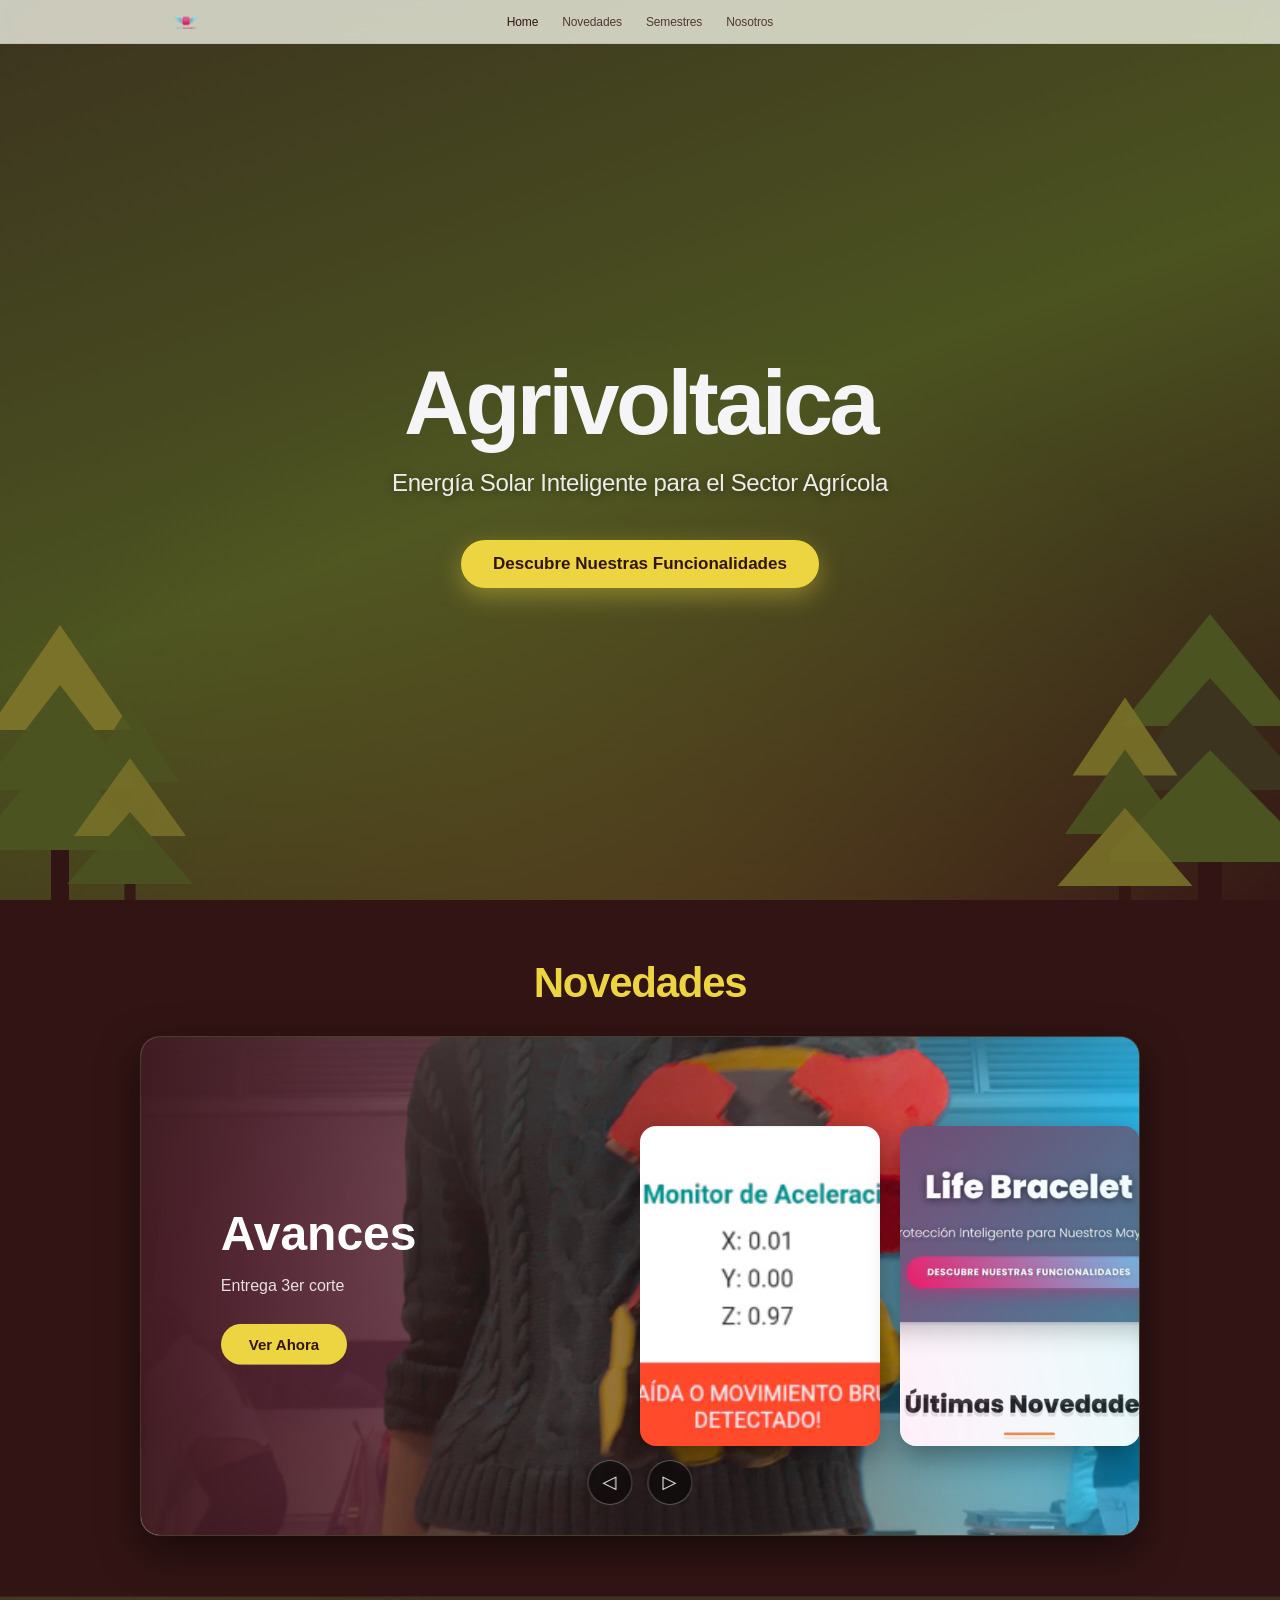
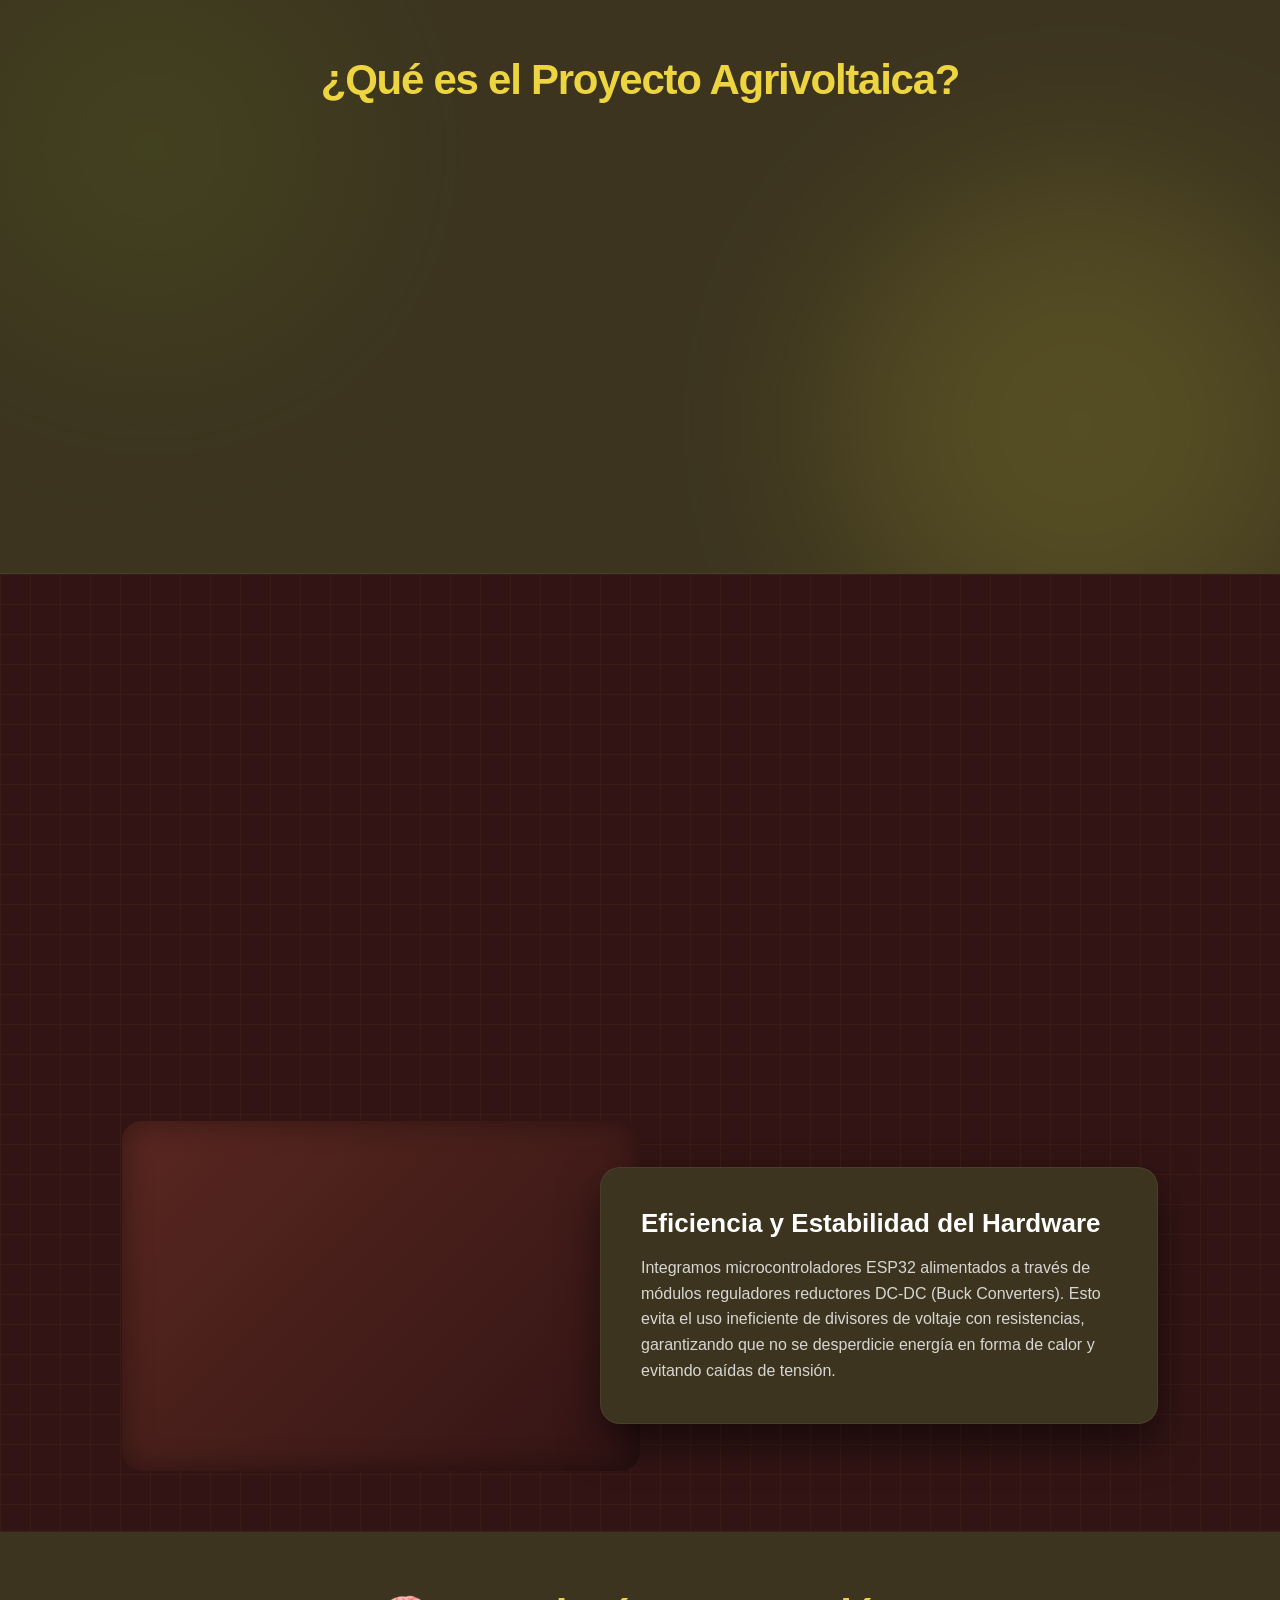
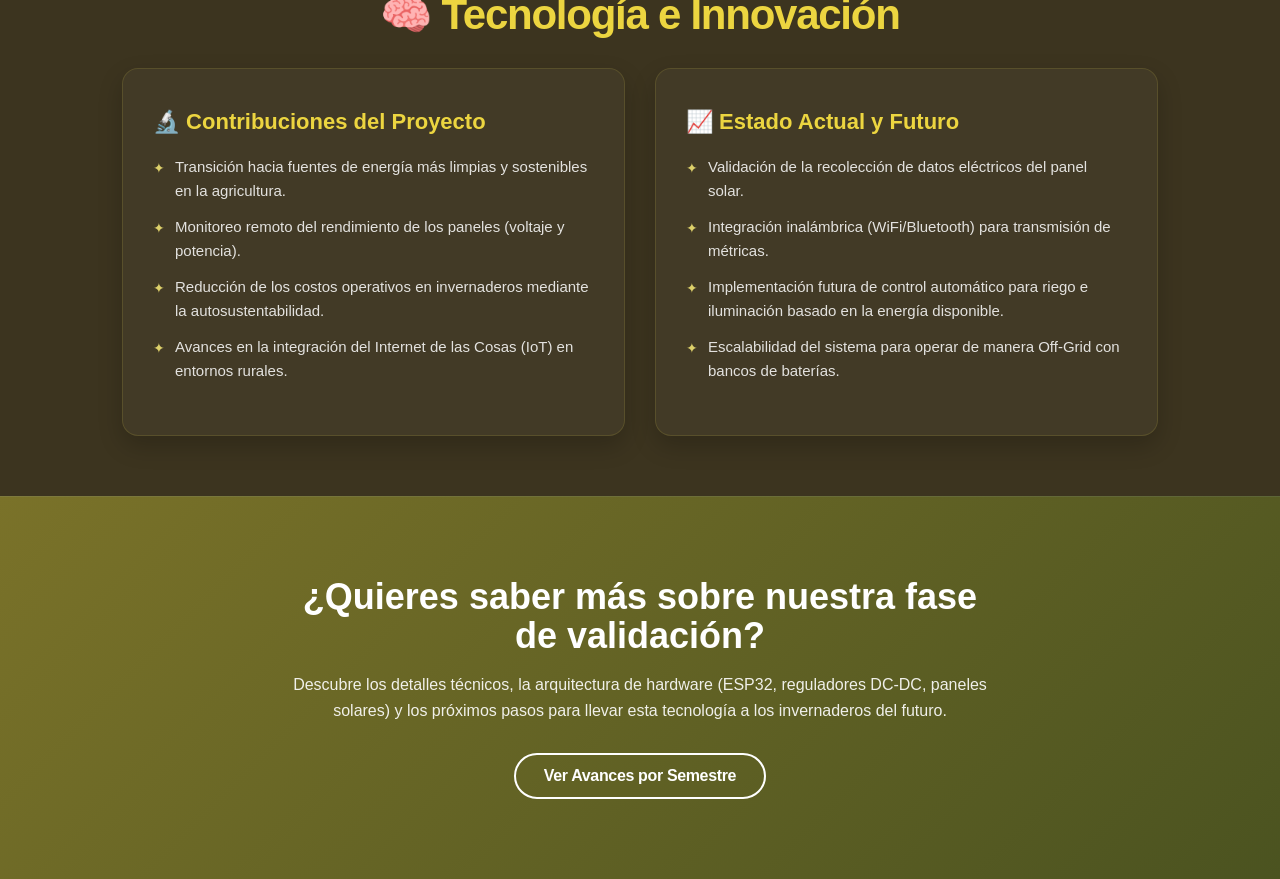
<file: index.html>
<!DOCTYPE html>
<html lang="es">
<head>
    <meta charset="UTF-8" />
    <meta name="viewport" content="width=device-width, initial-scale=1" />
    <title>Agrivoltaica - Energía Solar Inteligente para el Sector Agrícola</title>
    <link rel="stylesheet" href="css/style.css" />
    <style>
        /* ===== GLOBAL PALETTE & DESIGN SYSTEM ===== */
        :root {
            /* Palette Preservada */
            --c-seal-brown: #321414;
            --c-army-green: #4B5320;
            --c-grasshopper: #7A7229;
            --c-sandstorm: #ECD540;
            --c-dark-olive: #3C341F;
            --c-brass: #B5A642;
            --c-citron: #DDD06A;
            --c-caput: #592720;
            --c-white: #FFFFFF;
            
            /* Backgrounds & Contrast Ajustados para fluidez oscura */
            --bg-pure-white: #FFFFFF;
            --text-dark: var(--c-seal-brown);
            --text-light: #F5F5F7;

            /* Navbar Specs (Apple-style conservado) */
            --apple-nav-bg: rgba(250, 252, 245, 0.75);
            --apple-nav-border: rgba(60, 52, 31, 0.08); 
            --sf-font: -apple-system, BlinkMacSystemFont, "SF Pro Display", "SF Pro Text", "Helvetica Neue", Arial, sans-serif;
        }

        *, *::before, *::after {
            box-sizing: border-box;
        }

        body {
            margin: 0;
            font-family: var(--sf-font);
            background: var(--c-seal-brown); /* Fondo general oscuro para evitar destellos blancos */
            color: var(--text-light);
            padding-top: 44px;
            -webkit-font-smoothing: antialiased;
            -moz-osx-font-smoothing: grayscale;
            overflow-x: hidden;
        }

        /* ===== APPLE-STYLE NAVIGATION ===== */
        .menu-container {
            width: 100%;
            height: 44px;
            background: var(--apple-nav-bg);
            backdrop-filter: saturate(180%) blur(20px);
            -webkit-backdrop-filter: saturate(180%) blur(20px);
            border-bottom: 1px solid var(--apple-nav-border);
            position: fixed;
            top: 0; left: 0; z-index: 9999;
            transition: background 0.3s ease;
        }

        .menu {
            display: flex; justify-content: space-between; align-items: center;
            height: 44px; max-width: 980px; margin: 0 auto; padding: 0 22px; position: relative;
        }

        .logo-img { display: flex; align-items: center; text-decoration: none; flex-shrink: 0; }
        .logo-img img { height: 28px; width: auto; display: block; transition: opacity 0.3s ease; }
        .logo-img:hover img { opacity: 0.7; }
        #menu-toggle { display: none; }
        .menu-icon { display: none; height: 18px; cursor: pointer; z-index: 1001; opacity: 0.8; transition: opacity 0.2s ease; }
        .menu-icon:hover { opacity: 1; }

        .navbar { position: absolute; left: 50%; top: 50%; transform: translate(-50%, -50%); }
        .navbar ul { display: flex; list-style: none; margin: 0; padding: 0; gap: 0; align-items: center; }
        .navbar li { position: relative; }
        .navbar a {
            color: var(--c-seal-brown); text-decoration: none; font-size: 12px; font-weight: 500;
            letter-spacing: -0.01em; padding: 0 12px; line-height: 44px; display: block;
            opacity: 0.8; transition: opacity 0.15s ease; white-space: nowrap;
        }
        .navbar a:hover, .navbar a.active { opacity: 1; }

        /* ===== COMMON UTILS & TYPOGRAPHY ===== */
        .container { max-width: 1080px; margin: 0 auto; padding: 0 22px; }
        
        /* Padding compacto */
        .section-padding { padding: 60px 0; } 
        
        .section-title {
            font-size: clamp(28px, 4vw, 42px);
            font-weight: 700;
            letter-spacing: -0.03em;
            text-align: center;
            margin: 0 0 30px; /* Margen inferior reducido para mayor compactación */
            line-height: 1.1;
            position: relative;
            z-index: 2;
        }

        /* ===== HERO BANNER (100vh PANTALLA COMPLETA) ===== */
        .header-banner-container {
            position: relative; width: 100%; min-height: 100vh; /* Ocupa la pantalla completa al inicio */
            background: linear-gradient(160deg, var(--c-dark-olive) 0%, var(--c-army-green) 50%, var(--c-seal-brown) 100%);
            display: flex; align-items: center; justify-content: center; overflow: hidden;
            margin-top: -44px; /* Compensa el padding del body para que sea 100vh exactos */
            padding-top: 44px;
        }

        .header-banner-container::before {
            content: ''; position: absolute; inset: 0;
            background: radial-gradient(circle at 50% 120%, rgba(236, 213, 64, 0.15) 0%, transparent 60%);
            z-index: 0;
        }

        /* Trees Animation */
        .tree-container { position: absolute; bottom: -10px; z-index: 1; transform-origin: bottom center; pointer-events: none; }
        .tree-left { left: -30px; width: 180px; height: 300px; animation: swayLeft 6s ease-in-out infinite alternate; }
        .tree-left-2 { left: 60px; bottom: -20px; width: 140px; height: 240px; animation: swayLeft 5s ease-in-out infinite alternate-reverse; opacity: 0.85; }
        .tree-right { right: -30px; width: 200px; height: 320px; animation: swayRight 7s ease-in-out infinite alternate; }
        .tree-right-2 { right: 80px; bottom: -25px; width: 150px; height: 260px; animation: swayRight 6s ease-in-out infinite alternate-reverse; opacity: 0.9; }

        @keyframes swayLeft { 0% { transform: rotate(-2deg); } 100% { transform: rotate(4deg); } }
        @keyframes swayRight { 0% { transform: rotate(-4deg); } 100% { transform: rotate(2deg); } }

        .banner-overlay { position: relative; z-index: 2; text-align: center; padding: 0 20px; max-width: 800px; }
        .banner-title {
            font-size: clamp(48px, 8vw, 90px); font-weight: 800; color: var(--text-light);
            letter-spacing: -0.04em; margin: 0 0 16px; text-shadow: 0 10px 30px rgba(0, 0, 0, 0.4);
        }
        .banner-subtitle {
            font-size: clamp(18px, 2.5vw, 24px); color: rgba(255, 255, 255, 0.9);
            margin: 0 0 40px; text-shadow: 0 2px 10px rgba(0, 0, 0, 0.4);
        }

        .btn-primary {
            display: inline-block; background: var(--c-sandstorm); color: var(--c-seal-brown);
            font-size: 17px; font-weight: 600; padding: 14px 32px; border-radius: 50px;
            text-decoration: none; transition: all 0.3s ease; box-shadow: 0 8px 25px rgba(236, 213, 64, 0.4);
        }
        .btn-primary:hover { transform: translateY(-3px); background: var(--c-brass); color: #fff; box-shadow: 0 12px 35px rgba(181, 166, 66, 0.6); }

        /* ===== NOVEDADES (Compacto y Oscuro) ===== */
        .carousel-section {
            padding: 60px 0; background: var(--c-seal-brown); position: relative; width: 100%;
            border-bottom: 1px solid rgba(255,255,255,0.05);
        }
        .carousel-section .section-title { color: var(--c-sandstorm); margin-bottom: 30px; text-align: center; }

        .slider-container {
            position: relative; width: 100%; max-width: 1000px; height: 500px; margin: 0 auto;
            background: var(--c-dark-olive); border-radius: 20px; overflow: hidden;
            border: 1px solid rgba(255, 255, 255, 0.05);
            box-shadow: 0 15px 40px rgba(0,0,0,0.5);
        }

        .slider-container .slide { width: 100%; height: 100%; position: absolute; }
        .slider-container .slide .item {
            width: 240px; height: 320px; position: absolute; top: 50%; transform: translate(0, -50%);
            border-radius: 16px; box-shadow: 0 10px 30px rgba(0, 0, 0, 0.4);
            background-position: center; background-size: cover; display: inline-block;
            transition: 0.8s cubic-bezier(0.2, 0.8, 0.2, 1);
        }

        .slide .item:nth-child(1), .slide .item:nth-child(2) {
            top: 0; left: 0; transform: translate(0, 0); border-radius: 0; width: 100%; height: 100%;
            box-shadow: none;
        }
        .slide .item:nth-child(2)::after {
            content: ''; position: absolute; inset: 0;
            background: linear-gradient(to right, rgba(50, 20, 20, 0.9) 0%, rgba(50, 20, 20, 0.4) 60%, transparent 100%);
            z-index: 1;
        }

        .slide .item:nth-child(3) { left: 50%; }
        .slide .item:nth-child(4) { left: calc(50% + 260px); }
        .slide .item:nth-child(5) { left: calc(50% + 520px); }
        .slide .item:nth-child(n + 6) { left: calc(50% + 780px); opacity: 0; }

        .item .content {
            position: absolute; top: 50%; left: 8%; width: 380px; text-align: left;
            transform: translate(0, -50%); display: none; z-index: 2;
        }
        .slide .item:nth-child(2) .content { display: block; }

        .content .name {
            font-size: 48px; font-weight: 800; color: #fff; opacity: 0;
            animation: animateText 1s cubic-bezier(0.2, 0.8, 0.2, 1) forwards; line-height: 1.1;
        }
        .content .des {
            font-size: 16px; color: rgba(255,255,255,0.85); margin: 12px 0 25px; opacity: 0;
            animation: animateText 1s cubic-bezier(0.2, 0.8, 0.2, 1) 0.2s forwards; line-height: 1.6;
        }
        .content button {
            padding: 12px 28px; border: none; border-radius: 50px; background: var(--c-sandstorm);
            color: var(--c-seal-brown); font-weight: 600; font-size: 15px; cursor: pointer; opacity: 0;
            animation: animateText 1s cubic-bezier(0.2, 0.8, 0.2, 1) 0.4s forwards; transition: all 0.3s;
        }
        .content button:hover { background: #fff; transform: scale(1.05); box-shadow: 0 6px 15px rgba(255,255,255,0.3);}

        @keyframes animateText {
            from { opacity: 0; transform: translateY(40px); }
            to { opacity: 1; transform: translateY(0); }
        }

        .slider-controls {
            position: absolute; bottom: 30px; left: 50%; transform: translateX(-50%); display: flex; gap: 15px; z-index: 10;
        }
        .slider-controls button {
            width: 45px; height: 45px; border-radius: 50%; border: 1px solid rgba(255,255,255,0.3); background: rgba(0,0,0,0.5);
            color: #fff; font-size: 18px; cursor: pointer; display: flex; align-items: center;
            justify-content: center; backdrop-filter: blur(5px); transition: 0.3s cubic-bezier(0.2, 0.8, 0.2, 1);
        }
        .slider-controls button:hover { background: var(--c-sandstorm); color: var(--c-seal-brown); border-color: var(--c-sandstorm); transform: scale(1.1); }

        /* ===== PROYECTO (Fondo Oscuro Cohesivo con Orbes) ===== */
        .bg-dark-orbs {
            background: var(--c-dark-olive); position: relative; overflow: hidden;
            border-bottom: 1px solid rgba(255,255,255,0.05);
        }
        .orb {
            position: absolute; border-radius: 50%; filter: blur(90px); z-index: 0; opacity: 0.4;
            animation: floatOrb 12s infinite alternate ease-in-out; pointer-events: none;
        }
        .orb-1 { width: 400px; height: 400px; background: var(--c-army-green); top: -50px; left: -50px; }
        .orb-2 { width: 500px; height: 500px; background: var(--c-grasshopper); bottom: -100px; right: -50px; animation-delay: -6s; }
        @keyframes floatOrb {
            0% { transform: translate(0, 0) scale(1); }
            100% { transform: translate(40px, 40px) scale(1.1); }
        }

        .bg-dark-orbs .section-title { color: var(--c-sandstorm); }

        .card-group {
            display: grid; grid-template-columns: repeat(auto-fit, minmax(280px, 1fr)); gap: 20px; position: relative; z-index: 2;
        }

        .card-clean {
            background: rgba(255, 255, 255, 0.03);
            backdrop-filter: blur(15px); -webkit-backdrop-filter: blur(15px);
            border: 1px solid rgba(255, 255, 255, 0.08);
            border-top: 1px solid rgba(255, 255, 255, 0.15);
            box-shadow: 0 15px 35px rgba(0, 0, 0, 0.3);
            border-radius: 20px; padding: 40px 30px; text-align: center;
            transition: transform 0.4s cubic-bezier(0.25, 1, 0.5, 1), box-shadow 0.4s ease;
        }
        .card-clean:hover {
            transform: translateY(-8px); box-shadow: 0 25px 45px rgba(0, 0, 0, 0.4); background: rgba(255, 255, 255, 0.05);
        }
        .card-icon {
            display: inline-flex; align-items: center; justify-content: center;
            width: 70px; height: 70px; background: rgba(0, 0, 0, 0.2); border-radius: 50%;
            font-size: 32px; margin-bottom: 20px; color: var(--c-sandstorm);
            box-shadow: inset 0 2px 5px rgba(0,0,0,0.5); transition: transform 0.4s ease;
            border: 1px solid rgba(255,255,255,0.05);
        }
        .card-clean:hover .card-icon { transform: scale(1.1) rotate(5deg); border-color: rgba(236, 213, 64, 0.3); }
        .card-clean h3 {
            font-size: 22px; font-weight: 700; color: var(--c-sandstorm); margin: 0 0 14px;
        }
        .card-clean p {
            font-size: 15px; font-weight: 400; color: rgba(255, 255, 255, 0.8); line-height: 1.6; margin: 0;
        }

        /* ===== CARACTERÍSTICAS (Layout Editorial Superpuesto Compacto) ===== */
        .features-editorial {
            background: var(--c-seal-brown); position: relative; overflow: hidden;
            border-bottom: 1px solid rgba(255,255,255,0.05);
        }
        .features-editorial::before {
            content: ''; position: absolute; inset: 0; z-index: 0; opacity: 0.04;
            background-image: linear-gradient(var(--c-sandstorm) 1px, transparent 1px), linear-gradient(90deg, var(--c-sandstorm) 1px, transparent 1px);
            background-size: 30px 30px;
        }

        .features-editorial .section-title { color: var(--c-sandstorm); }

        .editorial-row {
            display: grid; grid-template-columns: 1fr 1fr; align-items: center;
            margin-bottom: 60px; position: relative; z-index: 2;
        }
        .editorial-row:last-child { margin-bottom: 0; }

        .editorial-text {
            background: var(--c-dark-olive); padding: 40px; border-radius: 20px;
            box-shadow: 0 20px 40px rgba(0,0,0,0.5); z-index: 2; border: 1px solid rgba(255,255,255,0.06);
            margin-right: -40px;
        }
        .editorial-text h3 {
            font-size: 26px; font-weight: 700; color: var(--c-white); margin: 0 0 16px; line-height: 1.2;
        }
        .editorial-text p {
            font-size: 16px; line-height: 1.6; color: rgba(255,255,255,0.8); margin: 0;
        }
        .editorial-text strong { color: var(--c-citron); }

        .editorial-image {
            height: 350px; background: var(--c-army-green); border-radius: 20px; z-index: 1;
            box-shadow: inset 0 0 30px rgba(0,0,0,0.4); overflow: hidden; position: relative;
        }
        .img-abstract-1 { background: linear-gradient(45deg, var(--c-army-green), var(--c-grasshopper)); }
        .img-abstract-2 { background: linear-gradient(135deg, var(--c-caput), var(--c-seal-brown)); }

        .editorial-row.reverse .editorial-text { margin-right: 0; margin-left: -40px; z-index: 2; }
        .editorial-row.reverse .editorial-image { z-index: 1; }

        /* ===== TECNOLOGÍA (Dark Flow) ===== */
        .tech-section { background: var(--c-dark-olive); position: relative; }
        .tech-section .section-title { color: var(--c-sandstorm); }

        .tech-grid {
            display: grid; grid-template-columns: repeat(auto-fit, minmax(320px, 1fr)); gap: 30px; position: relative; z-index: 2;
        }
        .tech-card {
            background: rgba(255, 255, 255, 0.03); border: 1px solid rgba(181, 166, 66, 0.2);
            border-radius: 16px; padding: 40px 30px; box-shadow: 0 10px 25px rgba(0,0,0,0.2);
            transition: all 0.4s ease;
        }
        .tech-card:hover {
            transform: translateY(-6px); box-shadow: 0 15px 35px rgba(0,0,0,0.4); border-color: rgba(181, 166, 66, 0.5); background: rgba(255, 255, 255, 0.05);
        }
        .tech-card h3 {
            font-size: 22px; font-weight: 700; color: var(--c-sandstorm); margin: 0 0 20px;
        }
        .tech-card ul { padding: 0; margin: 0; list-style: none; }
        .tech-card ul li {
            font-size: 15px; line-height: 1.6; color: rgba(255, 255, 255, 0.85); margin-bottom: 12px;
            position: relative; padding-left: 22px;
        }
        .tech-card ul li::before {
            content: '✦'; position: absolute; left: 0; color: var(--c-citron); font-size: 14px; top: 2px;
        }

        /* ===== CTA (Compact Gradient) ===== */
        .cta-section {
            padding: 80px 22px; text-align: center;
            background: linear-gradient(135deg, var(--c-grasshopper) 0%, var(--c-army-green) 100%);
            color: #fff;
            border-top: 1px solid rgba(255,255,255,0.1);
        }
        .cta-content { max-width: 700px; margin: 0 auto; }
        .cta-section h2 { font-size: clamp(28px, 4vw, 36px); font-weight: 700; margin: 0 0 16px; line-height: 1.1; }
        .cta-section p { font-size: 16px; color: rgba(255, 255, 255, 0.9); line-height: 1.6; margin: 0 auto 30px; }

        .btn-secondary {
            display: inline-block; background: transparent; border: 2px solid #fff; color: #fff;
            font-size: 16px; font-weight: 600; padding: 12px 28px; border-radius: 50px; text-decoration: none;
            transition: all 0.3s ease;
        }
        .btn-secondary:hover { background: #fff; color: var(--c-army-green); transform: scale(1.05); box-shadow: 0 8px 20px rgba(0,0,0,0.3); }

        /* ===== SCROLL ANIMATIONS ===== */
        .slide-up { opacity: 0; transform: translateY(30px); transition: opacity 0.8s cubic-bezier(0.25, 1, 0.5, 1), transform 0.8s cubic-bezier(0.25, 1, 0.5, 1); }
        .slide-left { opacity: 0; transform: translateX(-30px); transition: opacity 0.8s cubic-bezier(0.25, 1, 0.5, 1), transform 0.8s cubic-bezier(0.25, 1, 0.5, 1); }
        .slide-right { opacity: 0; transform: translateX(30px); transition: opacity 0.8s cubic-bezier(0.25, 1, 0.5, 1), transform 0.8s cubic-bezier(0.25, 1, 0.5, 1); }
        .fade-in { opacity: 0; transform: scale(0.95); transition: opacity 0.8s cubic-bezier(0.25, 1, 0.5, 1), transform 0.8s cubic-bezier(0.25, 1, 0.5, 1); }

        .slide-up.visible, .slide-left.visible, .slide-right.visible, .fade-in.visible { opacity: 1; transform: translate(0) scale(1); }
        .delay-200 { transition-delay: 0.1s; }
        .delay-400 { transition-delay: 0.2s; }

        /* ===== RESPONSIVE ===== */
        @media (max-width: 900px) {
            .editorial-row, .editorial-row.reverse { grid-template-columns: 1fr; margin-bottom: 50px; }
            .editorial-text, .editorial-row.reverse .editorial-text { margin: -30px 15px 0; padding: 30px; position: relative; z-index: 2; }
            .editorial-image { height: 250px; border-radius: 16px; }
        }

        @media (max-width: 768px) {
            .menu { padding: 0 16px; }
            .menu-icon { display: block; }
            .navbar {
                position: fixed; top: 0; right: -100%; left: auto; transform: none; width: 260px; height: 100vh;
                background: rgba(28, 28, 30, 0.97); backdrop-filter: blur(20px); flex-direction: column; justify-content: center;
                transition: right 0.4s cubic-bezier(0.65, 0, 0.35, 1); z-index: 9998; display: flex;
            }
            .navbar ul { flex-direction: column; gap: 8px; text-align: center; }
            .navbar a { color: #f5f5f7; font-size: 17px; padding: 12px 30px; opacity: 0.86; }
            #menu-toggle:checked ~ .navbar { right: 0; }
            .menu-overlay { display: none; position: fixed; inset: 0; background: rgba(0, 0, 0, 0.4); z-index: 9997; }
            #menu-toggle:checked ~ .menu-overlay { display: block; }
            
            .slider-container { height: 450px; border-radius: 16px; border: none; }
            .slider-container .slide .item { width: 140px; height: 200px; border-radius: 12px; }
            .slide .item:nth-child(3) { left: 50%; transform: translateX(-50%); }
            .slide .item:nth-child(4) { left: calc(50% + 150px); }
            .slide .item:nth-child(5) { left: calc(50% + 300px); }
            .slide .item:nth-child(n + 6) { left: calc(50% + 450px); }
            .item .content { left: 20px; width: calc(100% - 40px); }
            .content .name { font-size: 32px; }
            .tree-container { display: none; }
        }
    </style>
</head>
<body>

    <!-- MENÚ APPLE-STYLE -->
    <div class="menu-container">
        <div class="menu">
            <a href="index.html" class="logo-img">
                <img src="img/logo.png" alt="Life Bracelet Logo" class="logo-icon"/>
            </a>
            <input type="checkbox" id="menu-toggle">
            <label for="menu-toggle">
                <img src="img/menu.png" class="menu-icon" alt="Menú" />
            </label>
            <nav class="navbar">
                <ul>
                    <li><a href="index.html" class="active">Home</a></li>
                    <li><a href="novedades.html">Novedades</a></li>
                    <li><a href="semestres.html">Semestres</a></li>
                    <li><a href="nosotros.html">Nosotros</a></li>
                </ul>
            </nav>
            <div class="menu-overlay"></div>
        </div>
    </div>

    <!-- HERO SECTION (Pantalla Completa) -->
    <header class="header">
        <div class="header-banner-container fade-in">
            <!-- Árboles Animados Originales -->
            <div class="tree-container tree-left">
                <svg viewBox="0 0 100 200" preserveAspectRatio="none" width="100%" height="100%">
                    <rect x="45" y="150" width="10" height="50" fill="#321414" />
                    <polygon points="50,10 90,80 10,80" fill="#7A7229" />
                    <polygon points="50,50 95,120 5,120" fill="#4B5320" />
                    <polygon points="50,90 100,160 0,160" fill="#4B5320" />
                </svg>
            </div>
            <div class="tree-container tree-left-2">
                <svg viewBox="0 0 100 200" preserveAspectRatio="none" width="100%" height="100%">
                    <rect x="46" y="160" width="8" height="40" fill="#321414" />
                    <polygon points="50,20 85,85 15,85" fill="#4B5320" />
                    <polygon points="50,65 90,130 10,130" fill="#7A7229" />
                    <polygon points="50,110 95,170 5,170" fill="#4B5320" />
                </svg>
            </div>
            <div class="tree-container tree-right">
                <svg viewBox="0 0 100 200" preserveAspectRatio="none" width="100%" height="100%">
                    <rect x="44" y="150" width="12" height="50" fill="#321414" />
                    <polygon points="50,15 95,85 5,85" fill="#4B5320" />
                    <polygon points="50,55 100,125 0,125" fill="#3C341F" />
                    <polygon points="50,100 105,170 -5,170" fill="#4B5320" />
                </svg>
            </div>
            <div class="tree-container tree-right-2">
                <svg viewBox="0 0 100 200" preserveAspectRatio="none" width="100%" height="100%">
                    <rect x="46" y="160" width="8" height="40" fill="#321414" />
                    <polygon points="50,25 85,85 15,85" fill="#7A7229" />
                    <polygon points="50,65 90,130 10,130" fill="#4B5320" />
                    <polygon points="50,110 95,170 5,170" fill="#7A7229" />
                </svg>
            </div>

            <div class="banner-overlay">
                <h1 class="banner-title">Agrivoltaica</h1>
                <p class="banner-subtitle">Energía Solar Inteligente para el Sector Agrícola</p>
                <a href="#features" class="btn-primary">Descubre Nuestras Funcionalidades</a>
            </div>
        </div>
    </header>

    <!-- NOVEDADES (Oscuro, Compacto, Centrado) -->
    <section class="carousel-section">
        <h2 class="section-title slide-up">Novedades</h2>
        <div class="slider-container slide-up delay-200">
            <div class="slide">
                <div class="item" style="background-image: url('img/nuevainter.png');">
                    <div class="content">
                        <div class="name">Interfáz</div>
                        <div class="des">Tenemos nueva interfáz</div>
                        <a href="novedades.html"><button>Ver Ahora</button></a>
                    </div>
                </div>

                <div class="item" style="background-image: url('img/iron.png');">
                    <div class="content">
                        <div class="name">Avances</div>
                        <div class="des">Entrega 3er corte</div>
                        <a href="novedades.html"><button>Ver Ahora</button></a>
                    </div>
                </div>

                <div class="item" style="background-image: url('img/pagsp.png');">
                    <div class="content">
                        <div class="name">Migración</div>
                        <div class="des">Migramos de Arduino1</div>
                        <a href=""><button>Ver Ahora</button></a>
                    </div>
                </div>
                
                <div class="item" style="background-image: url('img/nuevainter.png');">
                    <div class="content">
                        <div class="name">Interfáz</div>
                        <div class="des">Tenemos nueva interfáz</div>
                        <a href="novedades.html"><button>Ver Ahora</button></a>
                    </div>
                </div>

                <div class="item" style="background-image: url('img/iron.png');">
                    <div class="content">
                        <div class="name">Avances</div>
                        <div class="des">Entrega 3er corte</div>
                        <a href="novedades.html"><button>Ver Ahora</button></a>
                    </div>
                </div>
            </div>
            
            <div class="slider-controls">
                <button class="prev">◁</button>
                <button class="next">▷</button>
            </div>
        </div>
    </section>

    <!-- PROYECTO (Flujo Terrenal Oscuro con Efecto Cristal) -->
    <section id="proyecto" class="section-padding bg-dark-orbs">
        <div class="orb orb-1"></div>
        <div class="orb orb-2"></div>
        <div class="container">
            <h2 class="section-title slide-up">¿Qué es el Proyecto Agrivoltaica?</h2>
            <div class="card-group">
                <div class="card-clean slide-up">
                    <span class="card-icon">🎯</span>
                    <h3>Objetivo</h3>
                    <p>Validar la viabilidad y eficiencia de la energía fotovoltaica en entornos agrícolas (como invernaderos) mediante la medición precisa de datos eléctricos, promoviendo la sostenibilidad.</p>
                </div>
                <div class="card-clean slide-up delay-200">
                    <span class="card-icon">🧓🏼</span>
                    <h3>El Problema</h3>
                    <p>La dependencia de fuentes de energía tradicionales y contaminantes en el campo. Los sistemas agrícolas, como los invernaderos, requieren energía constante para riego, iluminación y control climático, lo que eleva los costos y el impacto ambiental.</p>
                </div>
                <div class="card-clean slide-up delay-400">
                    <span class="card-icon">🩺</span>
                    <h3>La Solución</h3>
                    <p>Implementar sistemas solares (On-Grid u Off-Grid) equipados con microcontroladores que monitorean el voltaje y la potencia generada, permitiendo automatizar funciones agrícolas con energía 100% limpia.</p>
                </div>
            </div>
        </div>
    </section>
    
    <!-- CARACTERÍSTICAS (Layout Editorial Superpuesto) -->
    <section id="features" class="section-padding features-editorial">
        <div class="container">
            <h2 class="section-title slide-up">Características Clave</h2>

            <div class="editorial-row slide-left">
                <div class="editorial-text">
                    <h3>Monitoreo Energético en Tiempo Real</h3>
                    <p>Utilizamos sensores de alta precisión conectados para medir constantemente las variables del panel solar. Nuestro sistema diferencia las fluctuaciones de energía, asegurando un registro de datos exacto y continuo para su análisis. <strong>La velocidad de reacción es nuestra prioridad.</strong></p>
                </div>
                <div class="editorial-image img-abstract-1"></div>
            </div>
            
            <div class="editorial-row reverse slide-right">
                <div class="editorial-image img-abstract-2"></div>
                <div class="editorial-text">
                    <h3>Eficiencia y Estabilidad del Hardware</h3>
                    <p>Integramos microcontroladores ESP32 alimentados a través de módulos reguladores reductores DC-DC (Buck Converters). Esto evita el uso ineficiente de divisores de voltaje con resistencias, garantizando que no se desperdicie energía en forma de calor y evitando caídas de tensión.</p>
                </div>
            </div>
        </div>
    </section>

    <!-- TECNOLOGÍA (Flujo Terrenal) -->
    <section id="tecnologia" class="section-padding tech-section">
        <div class="container">
            <h2 class="section-title slide-up">🧠 Tecnología e Innovación</h2>
            <div class="tech-grid">
                <div class="tech-card slide-up">
                    <h3>🔬 Contribuciones del Proyecto</h3>
                    <ul>
                        <li>Transición hacia fuentes de energía más limpias y sostenibles en la agricultura.</li>
                        <li>Monitoreo remoto del rendimiento de los paneles (voltaje y potencia).</li>
                        <li>Reducción de los costos operativos en invernaderos mediante la autosustentabilidad.</li>
                        <li>Avances en la integración del Internet de las Cosas (IoT) en entornos rurales.</li>
                    </ul>
                </div>
                <div class="tech-card slide-up delay-200">
                    <h3>📈 Estado Actual y Futuro</h3>
                    <ul>
                        <li>Validación de la recolección de datos eléctricos del panel solar.</li>
                        <li>Integración inalámbrica (WiFi/Bluetooth) para transmisión de métricas.</li>
                        <li>Implementación futura de control automático para riego e iluminación basado en la energía disponible.</li>
                        <li>Escalabilidad del sistema para operar de manera Off-Grid con bancos de baterías.</li>
                    </ul>
                </div>
            </div>
        </div>
    </section>

    <!-- CTA (Gradient Compacto) -->
    <section class="cta-section">
        <div class="cta-content fade-in">
            <h2>¿Quieres saber más sobre nuestra fase de validación?</h2>
            <p>Descubre los detalles técnicos, la arquitectura de hardware (ESP32, reguladores DC-DC, paneles solares) y los próximos pasos para llevar esta tecnología a los invernaderos del futuro.</p>
            <a href="semestres.html" class="btn-secondary">Ver Avances por Semestre</a>
        </div>
    </section>

    <script>
        document.addEventListener('DOMContentLoaded', () => {
            // Intersection Observer para Animaciones al hacer Scroll
            const observerOptions = {
                root: null,
                rootMargin: '0px',
                threshold: 0.15 
            };
            const observer = new IntersectionObserver((entries, observer) => {
                entries.forEach(entry => {
                    if (entry.isIntersecting) {
                        entry.target.classList.add('visible');
                        observer.unobserve(entry.target);
                    }
                });
            }, observerOptions);
            document.querySelectorAll('.slide-up, .slide-left, .slide-right, .fade-in').forEach(el => {
                observer.observe(el);
            });

            // Lógica del Carrusel Infinito
            let nextBtn = document.querySelector(".next");
            let prevBtn = document.querySelector(".prev");

            if (nextBtn && prevBtn) {
                nextBtn.addEventListener("click", function () {
                    let items = document.querySelectorAll(".item");
                    document.querySelector(".slide").appendChild(items[0]);
                });

                prevBtn.addEventListener("click", function () {
                    let items = document.querySelectorAll(".item");
                    document.querySelector(".slide").prepend(items[items.length - 1]);
                });
            }
            
            // Cierre del Menú en Mobile
            const menuToggle = document.getElementById('menu-toggle');
            const menuOverlay = document.querySelector('.menu-overlay');
            if (menuOverlay) {
                menuOverlay.addEventListener('click', () => {
                    menuToggle.checked = false;
                });
            }
        });
    </script>
</body>
</html>
</file>
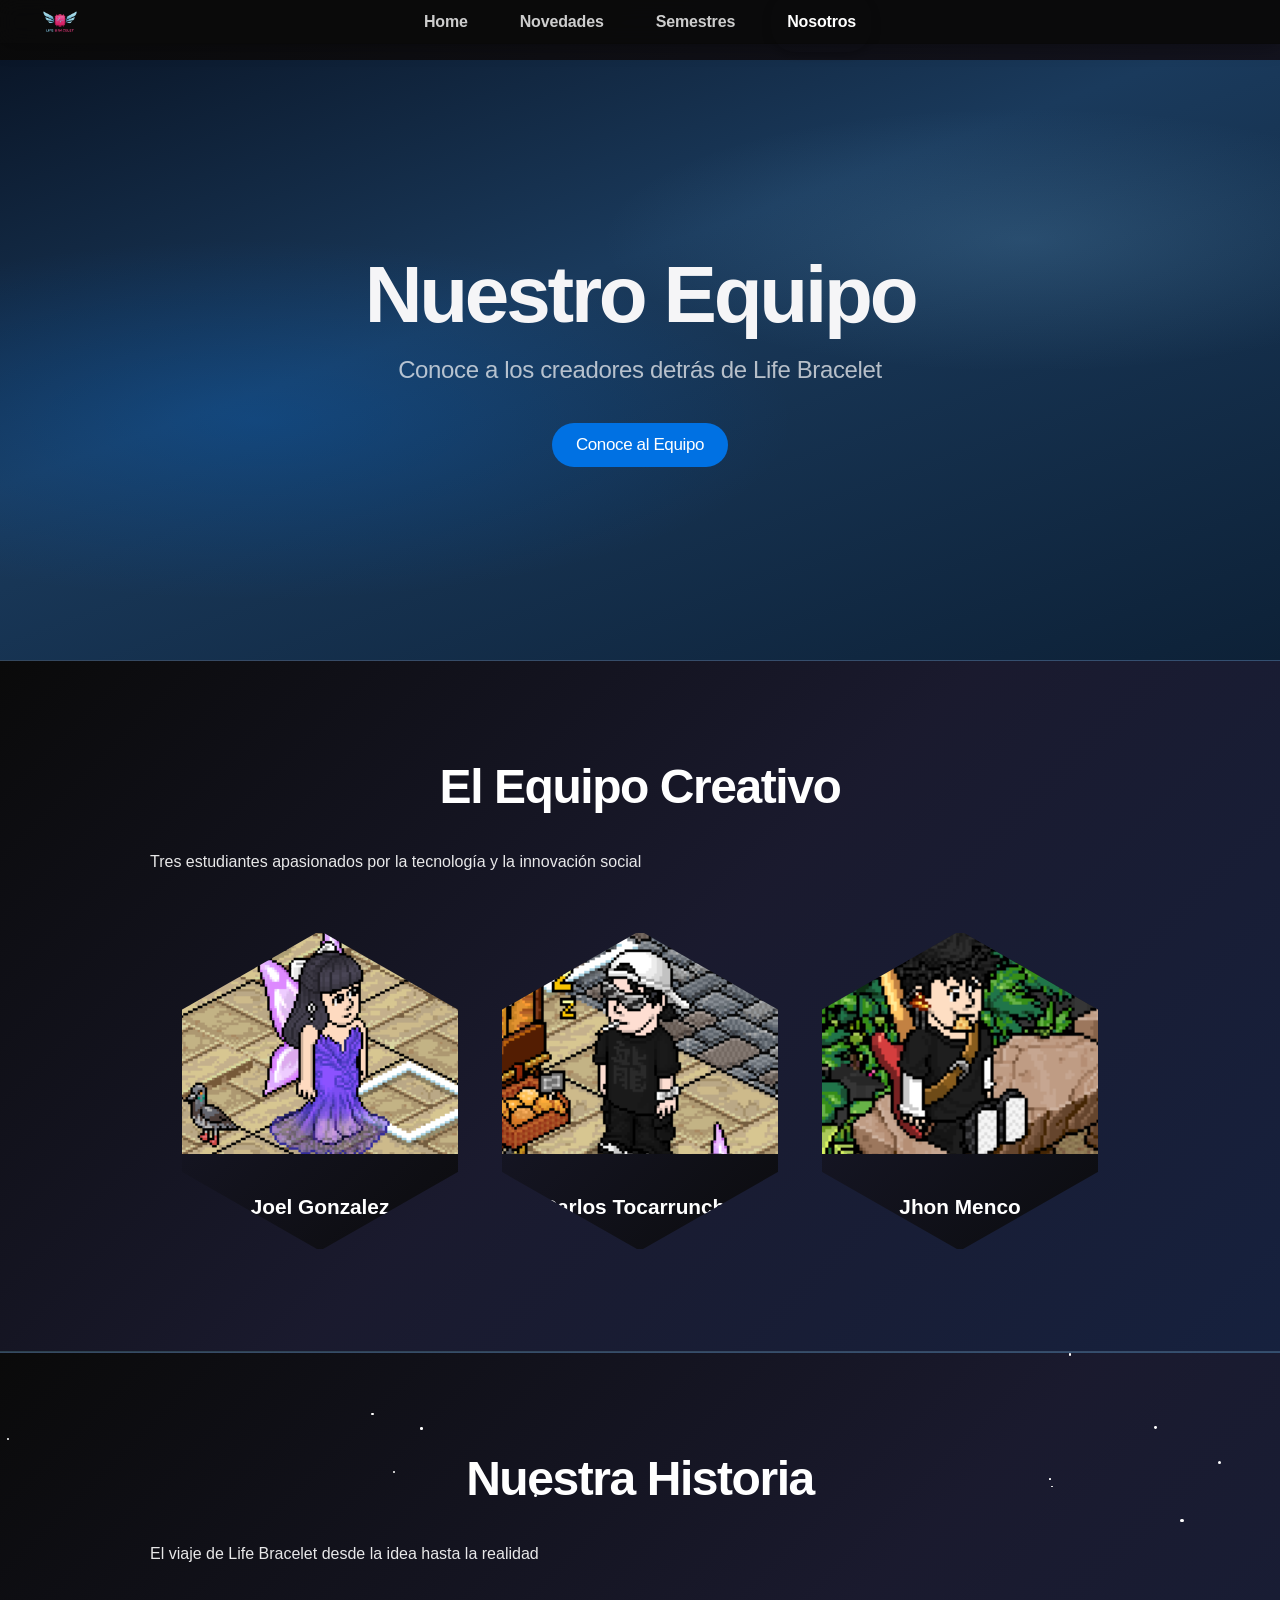
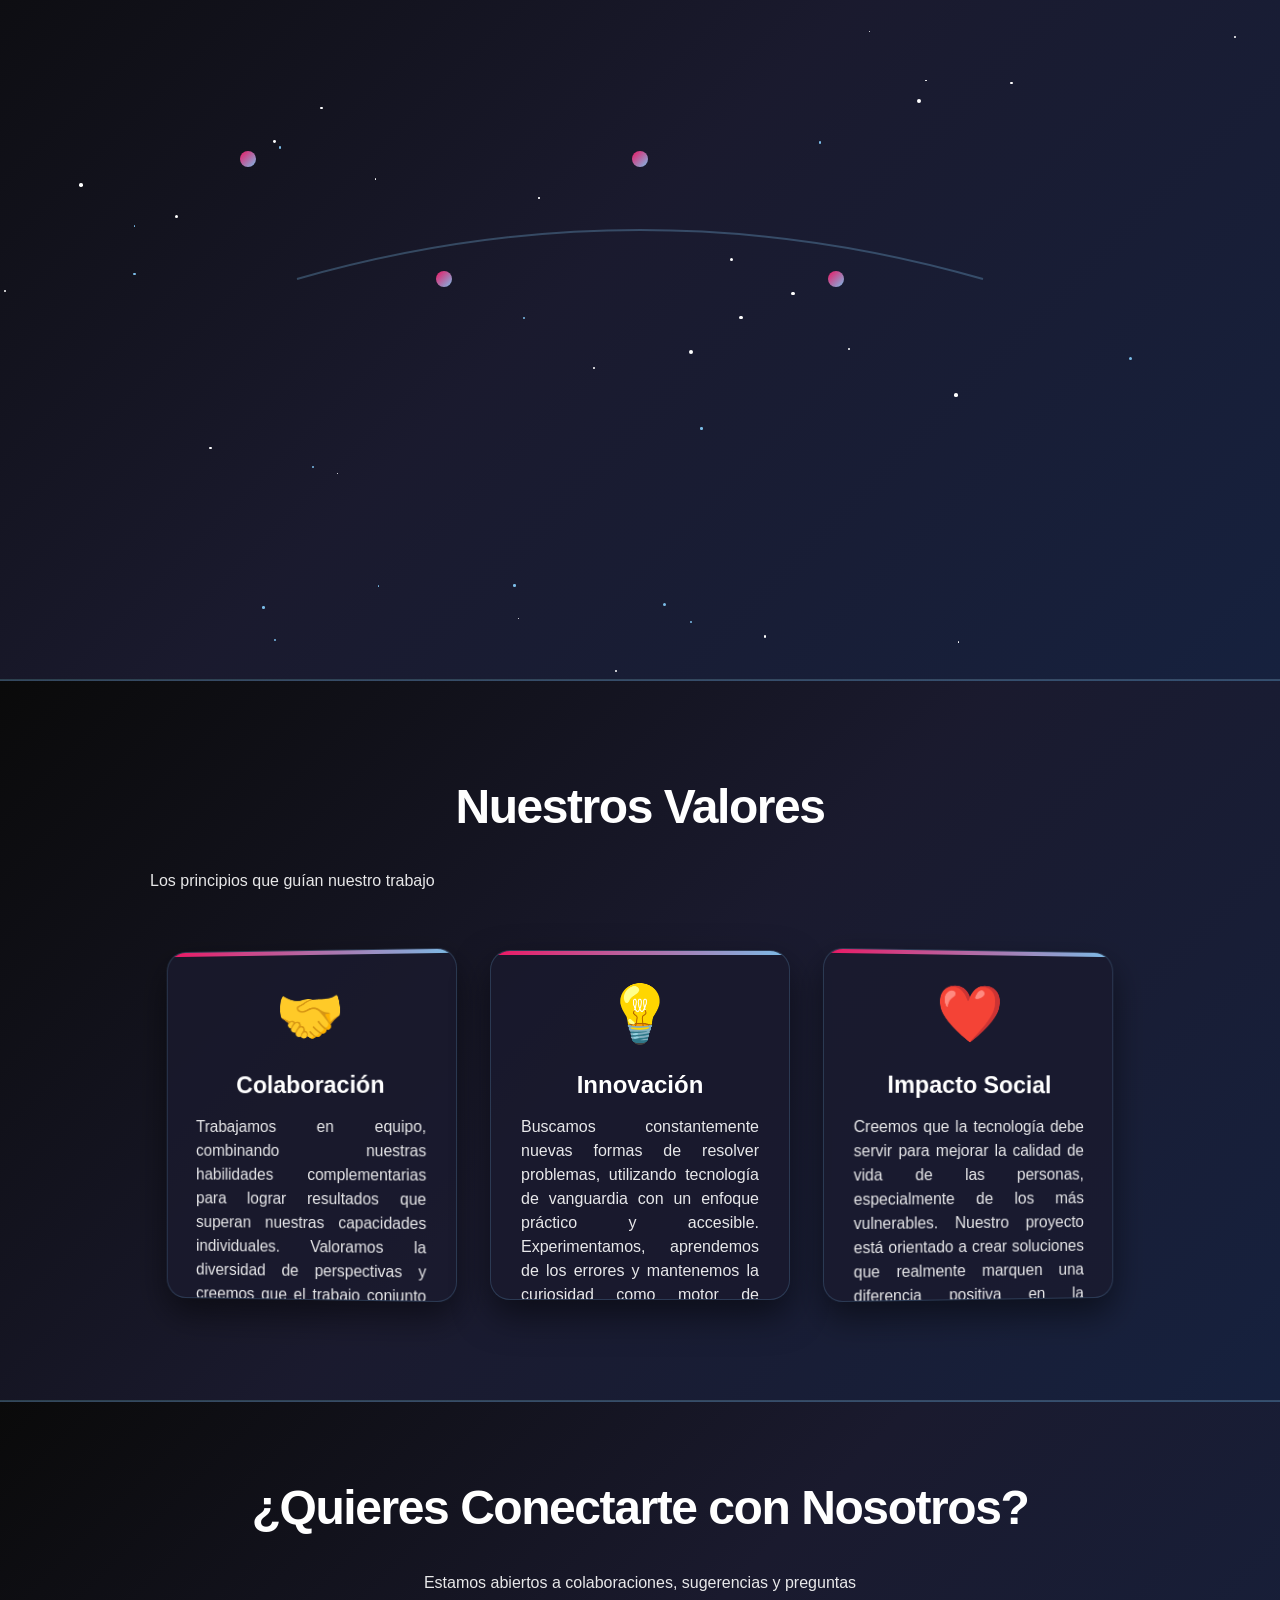
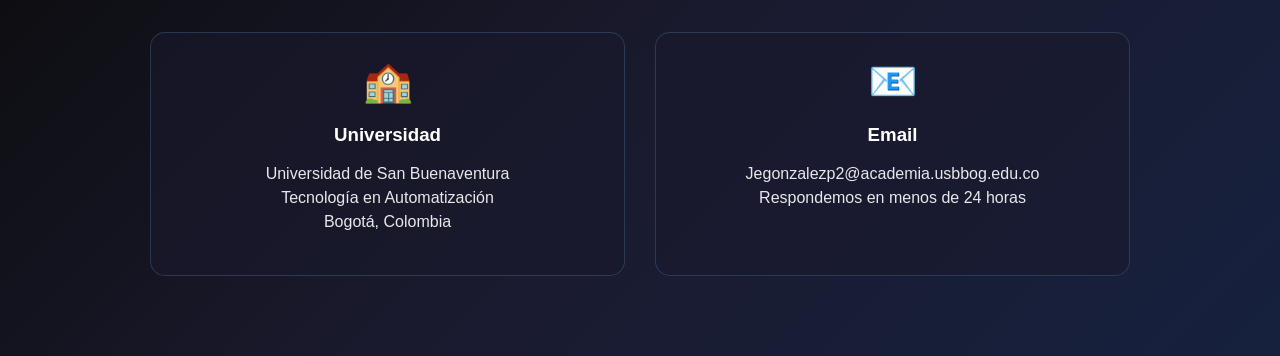
<file: nosotros.html>
<!DOCTYPE html>
<html lang="es">
<head>
    <meta charset="UTF-8" />
    <meta name="viewport" content="width=device-width, initial-scale=1" />
    <title>Nosotros - Equipo Life Bracelet</title>
    <link rel="stylesheet" href="css/style.css" />
    <style>
        /* ===== ESTILOS PARA LA BARRA DE NAVEGACIÓN CORREGIDA ===== */
        .header {
            position: relative;
        }
        
        .menu-container {
            width: 100%;
            background: rgba(10, 10, 10, 0.9);
            backdrop-filter: blur(10px);
            position: fixed;
            top: 0;
            left: 0;
            z-index: 1000;
            box-shadow: 0 2px 20px rgba(0, 0, 0, 0.3);
            transition: all 0.4s ease;
        }
        
        .menu {
            display: flex;
            justify-content: space-between;
            align-items: center;
            padding: 8px 0;
            max-width: 1200px;
            margin: 0 auto;
            position: relative;
        }
        
        .logo-img img {
            height: 40px;
            transition: transform 0.3s ease;
        }
        
        .logo-img:hover img {
            transform: scale(1.05);
        }
        
        #menu-toggle {
            display: none;
        }
        
        .menu-icon {
            display: none;
            height: 25px;
            cursor: pointer;
            z-index: 1001;
        }
        
        .navbar {
            display: flex;
        }
        
        .navbar ul {
            display: flex;
            list-style: none;
            margin: 0;
            padding: 0;
            gap: 20px;
        }
        
        .navbar li {
            position: relative;
        }
        
        .navbar a {
            color: #fff;
            text-decoration: none;
            font-weight: 600;
            font-size: 1rem;
            padding: 8px 16px;
            border-radius: 25px;
            transition: all 0.3s ease;
            position: relative;
            overflow: hidden;
            z-index: 1;
        }
        
        .navbar a::before {
            content: '';
            position: absolute;
            top: 0;
            left: 0;
            width: 100%;
            height: 100%;
            background: linear-gradient(135deg, rgba(236, 23, 99, 0.8), rgba(123, 189, 232, 0.8));
            border-radius: 25px;
            transform: scaleX(0);
            transform-origin: right;
            transition: transform 0.4s cubic-bezier(0.65, 0, 0.35, 1);
            z-index: -1;
        }
        
        .navbar a:hover::before,
        .navbar a.active::before {
            transform: scaleX(1);
            transform-origin: left;
        }
        
        .navbar a:hover {
            color: #fff;
            transform: translateY(-2px);
            box-shadow: 0 5px 15px rgba(0, 0, 0, 0.2);
        }
        
        .navbar a.active {
            color: #fff;
            box-shadow: 0 4px 10px rgba(0, 0, 0, 0.2);
        }
        
        /* Efecto de partículas en hover para los enlaces */
        .navbar a::after {
            content: '';
            position: absolute;
            top: 50%;
            left: 50%;
            width: 5px;
            height: 5px;
            background: rgba(255, 255, 255, 0.6);
            border-radius: 50%;
            opacity: 0;
            transform: translate(-50%, -50%) scale(1);
            transition: all 0.4s ease;
        }
        
        .navbar a:hover::after {
            animation: linkParticles 0.6s ease-out;
        }
        
        @keyframes linkParticles {
            0% {
                width: 5px;
                height: 5px;
                opacity: 0.8;
            }
            100% {
                width: 30px;
                height: 30px;
                opacity: 0;
            }
        }
        
        /* Espacio para la navbar fija */
        body {
            padding-top: 60px;
        }
        
        /* ===== ESTILOS RESPONSIVE ===== */
        @media (max-width: 768px) {
            .menu-container {
                padding: 0 20px;
            }
            
            .menu-icon {
                display: block;
            }
            
            .navbar {
                position: fixed;
                top: 0;
                right: -100%;
                width: 280px;
                height: 100vh;
                background: rgba(10, 10, 10, 0.95);
                backdrop-filter: blur(10px);
                flex-direction: column;
                justify-content: center;
                align-items: center;
                transition: right 0.4s cubic-bezier(0.65, 0, 0.35, 1);
                z-index: 999;
                box-shadow: -5px 0 30px rgba(0, 0, 0, 0.5);
            }
            
            .navbar ul {
                flex-direction: column;
                gap: 20px;
                text-align: center;
            }
            
            .navbar a {
                display: block;
                padding: 12px 30px;
                font-size: 1.1rem;
            }
            
            #menu-toggle:checked ~ .navbar {
                right: 0;
            }
            
            /* Overlay para el menú móvil */
            .menu-overlay {
                display: none;
                position: fixed;
                top: 0;
                left: 0;
                width: 100%;
                height: 100%;
                background: rgba(0, 0, 0, 0.5);
                z-index: 998;
            }
            
            #menu-toggle:checked ~ .menu-overlay {
                display: block;
            }
        }

        /* Estilos específicos para la página Nosotros - Diseño Original */
        
        /* Fondo principal con gradiente oscuro UNIFICADO */
        body {
            background: linear-gradient(135deg, #0a0a0a 0%, #1a1a2e 50%, #16213e 100%);
            color: #fff;
        }
        
        /* Títulos en blanco */
        .section-title {
            color: #ffffff !important;
        }
        
        .section-subtitle {
            color: rgba(255, 255, 255, 0.9) !important;
        }
        
        /* Sección del equipo con diseño hexagonal - FONDO UNIFICADO */
        .team-hex-section {
            padding: 100px 0;
            position: relative;
            overflow: hidden;
            background: linear-gradient(135deg, #0a0a0a 0%, #1a1a2e 50%, #16213e 100%);
            border-top: 1px solid rgba(123, 189, 232, 0.3);
            border-bottom: 1px solid rgba(123, 189, 232, 0.3);
        }
        
        .team-hex-section::before {
            content: '';
            position: absolute;
            top: 0;
            left: 0;
            right: 0;
            bottom: 0;
            background: 
                radial-gradient(circle at 20% 80%, rgba(236, 23, 99, 0.15) 0%, transparent 50%),
                radial-gradient(circle at 80% 20%, rgba(123, 189, 232, 0.15) 0%, transparent 50%),
                radial-gradient(circle at 40% 40%, rgba(255, 193, 7, 0.1) 0%, transparent 50%);
            z-index: -1;
        }
        
        .hexagon-container {
            display: flex;
            justify-content: center;
            align-items: center;
            flex-wrap: wrap;
            gap: 40px;
            margin-top: 60px;
            position: relative;
        }
        
        .hexagon-member {
            width: 280px;
            height: 320px;
            position: relative;
            clip-path: polygon(50% 0%, 100% 25%, 100% 75%, 50% 100%, 0% 75%, 0% 25%);
            background: linear-gradient(135deg, rgba(26, 26, 46, 0.9), rgba(10, 10, 10, 0.9));
            border: 2px solid transparent;
            background-clip: padding-box;
            transition: all 0.5s cubic-bezier(0.175, 0.885, 0.32, 1.275);
            overflow: hidden;
        }
        
        .hexagon-member::before {
            content: '';
            position: absolute;
            top: 0;
            left: 0;
            right: 0;
            bottom: 0;
            background: linear-gradient(135deg, var(--color-rosa), var(--color-azul-claro));
            z-index: -1;
            margin: -2px;
            border-radius: inherit;
            opacity: 0;
            transition: opacity 0.5s ease;
        }
        
        .hexagon-member:hover {
            transform: translateY(-15px) scale(1.05);
            box-shadow: 0 20px 40px rgba(0, 0, 0, 0.5);
        }
        
        .hexagon-member:hover::before {
            opacity: 1;
        }
        
        .hex-photo {
            width: 100%;
            height: 70%;
            overflow: hidden;
        }
        
        .hex-photo img {
            width: 100%;
            height: 100%;
            object-fit: cover;
            transition: transform 0.7s ease;
        }
        
        .hexagon-member:hover .hex-photo img {
            transform: scale(1.1);
        }
        
        .hex-info {
            padding: 20px;
            text-align: center;
        }
        
        .hex-name {
            font-size: 1.3rem;
            font-weight: 700;
            margin-bottom: 5px;
            color: #ffffff;
            text-align: center;
        }
        
        .hex-role {
            color: rgba(255, 255, 255, 0.7);
            font-size: 0.9rem;
            margin-bottom: 10px;
            text-align: center;
        }
        
        /* Sección de historia con diseño de línea de tiempo curva - FONDO UNIFICADO */
        .story-curve-section {
            padding: 100px 0;
            background: linear-gradient(135deg, #0a0a0a 0%, #1a1a2e 50%, #16213e 100%);
            position: relative;
            overflow: hidden;
            border-top: 1px solid rgba(123, 189, 232, 0.3);
            border-bottom: 1px solid rgba(123, 189, 232, 0.3);
        }
        
        /* Estrellas decorativas */
        .stars-background {
            position: absolute;
            top: 0;
            left: 0;
            width: 100%;
            height: 100%;
            z-index: 0;
        }
        
        .star {
            position: absolute;
            background-color: #fff;
            border-radius: 50%;
            animation: twinkle 3s infinite ease-in-out;
        }
        
        .star.blue {
            background-color: var(--color-azul-claro);
        }
        
        @keyframes twinkle {
            0%, 100% { opacity: 0.3; }
            50% { opacity: 1; }
        }
        
        .curve-timeline {
            position: relative;
            max-width: 1000px;
            margin: 0 auto;
            height: 600px;
            z-index: 1;
        }
        
        .curve-path {
            position: absolute;
            top: 50%;
            left: 50%;
            transform: translate(-50%, -50%);
            width: 80%;
            height: 300px;
        }
        
        .curve-line {
            position: absolute;
            top: 0;
            left: 0;
            width: 100%;
            height: 100%;
            stroke: rgba(123, 189, 232, 0.3);
            stroke-width: 2;
            fill: none;
        }
        
        .curve-point {
            position: absolute;
            width: 16px;
            height: 16px;
            border-radius: 50%;
            background: linear-gradient(135deg, var(--color-rosa), var(--color-azul-claro));
            transform: translate(-50%, -50%);
            cursor: pointer;
            transition: all 0.3s ease;
            box-shadow: 0 0 0 0 rgba(236, 23, 99, 0.7);
        }
        
        .curve-point:hover {
            transform: translate(-50%, -50%) scale(1.5);
            animation: pulse 1.5s infinite;
        }
        
        .curve-content {
            position: absolute;
            width: 300px;
            background: rgba(26, 26, 46, 0.9);
            border-radius: 15px;
            padding: 25px;
            box-shadow: 0 10px 30px rgba(0, 0, 0, 0.5);
            opacity: 0;
            transform: translateY(20px);
            transition: all 0.5s ease;
            border: 1px solid rgba(123, 189, 232, 0.2);
            z-index: 2;
        }
        
        .curve-content.active {
            opacity: 1;
            transform: translateY(0);
        }
        
        .curve-year {
            font-weight: 800;
            color: var(--color-rosa);
            margin-bottom: 10px;
            font-size: 1.2rem;
        }
        
        .curve-content h3 {
            color: #ffffff;
            margin-bottom: 10px;
        }
        
        .curve-content p {
            color: rgba(255, 255, 255, 0.9);
            text-align: justify;
            line-height: 1.5;
        }
        
        /* Sección de valores con diseño de tarjetas flotantes - FONDO UNIFICADO */
        .values-floating-section {
            padding: 100px 0;
            position: relative;
            overflow: hidden;
            background: linear-gradient(135deg, #0a0a0a 0%, #1a1a2e 50%, #16213e 100%);
            border-top: 1px solid rgba(123, 189, 232, 0.3);
            border-bottom: 1px solid rgba(123, 189, 232, 0.3);
        }
        
        .floating-container {
            display: flex;
            justify-content: center;
            align-items: center;
            flex-wrap: wrap;
            gap: 30px;
            margin-top: 60px;
            perspective: 1000px;
        }
        
        .floating-card {
            width: 300px;
            height: 350px;
            background: rgba(26, 26, 46, 0.8);
            border-radius: 20px;
            padding: 30px;
            box-shadow: 0 15px 35px rgba(0, 0, 0, 0.5);
            border: 1px solid rgba(123, 189, 232, 0.2);
            transition: all 0.5s ease;
            position: relative;
            overflow: hidden;
        }
        
        .floating-card::before {
            content: '';
            position: absolute;
            top: 0;
            left: 0;
            right: 0;
            height: 4px;
            background: linear-gradient(90deg, var(--color-rosa), var(--color-azul-claro));
        }
        
        .floating-card:nth-child(1) {
            transform: rotateY(-5deg) translateY(0);
            animation: float1 6s ease-in-out infinite;
        }
        
        .floating-card:nth-child(2) {
            transform: rotateY(0deg) translateY(0);
            animation: float2 7s ease-in-out infinite;
        }
        
        .floating-card:nth-child(3) {
            transform: rotateY(5deg) translateY(0);
            animation: float3 5s ease-in-out infinite;
        }
        
        .floating-card:hover {
            transform: translateY(-10px) rotateY(0) !important;
            animation: none !important;
            box-shadow: 0 25px 50px rgba(0, 0, 0, 0.7);
        }
        
        .value-icon {
            font-size: 3.5rem;
            margin-bottom: 20px;
            text-align: center;
        }
        
        .value-title {
            font-size: 1.5rem;
            font-weight: 700;
            margin-bottom: 15px;
            text-align: center;
            color: #ffffff;
        }
        
        .floating-card p {
            text-align: justify;
            line-height: 1.5;
            color: rgba(255, 255, 255, 0.9);
        }
        
        /* Animaciones */
        @keyframes float1 {
            0%, 100% { transform: rotateY(-5deg) translateY(0); }
            50% { transform: rotateY(-5deg) translateY(-20px); }
        }
        
        @keyframes float2 {
            0%, 100% { transform: rotateY(0deg) translateY(0); }
            50% { transform: rotateY(0deg) translateY(-15px); }
        }
        
        @keyframes float3 {
            0%, 100% { transform: rotateY(5deg) translateY(0); }
            50% { transform: rotateY(5deg) translateY(-25px); }
        }
        
        @keyframes pulse {
            0% { box-shadow: 0 0 0 0 rgba(236, 23, 99, 0.7); }
            70% { box-shadow: 0 0 0 10px rgba(236, 23, 99, 0); }
            100% { box-shadow: 0 0 0 0 rgba(236, 23, 99, 0); }
        }
        
        /* Sección de contacto - FONDO UNIFICADO */
        .contact-dark-section {
            padding: 80px 0;
            background: linear-gradient(135deg, #0a0a0a 0%, #1a1a2e 50%, #16213e 100%);
            text-align: center;
            border-top: 1px solid rgba(123, 189, 232, 0.3);
        }
        
        .contact-grid {
            display: grid;
            grid-template-columns: repeat(auto-fit, minmax(250px, 1fr));
            gap: 30px;
            margin-top: 40px;
        }
        
        .contact-item {
            background: rgba(26, 26, 46, 0.6);
            border-radius: 15px;
            padding: 25px;
            border: 1px solid rgba(123, 189, 232, 0.2);
            transition: all 0.3s ease;
        }
        
        .contact-item:hover {
            transform: translateY(-5px);
            border-color: var(--color-rosa);
        }
        
        .contact-icon {
            font-size: 2.5rem;
            margin-bottom: 15px;
            color: var(--color-azul-claro);
        }
        
        .contact-item h3 {
            color: #ffffff;
            margin-bottom: 10px;
        }
        
        .contact-item p {
            color: rgba(255, 255, 255, 0.9);
            line-height: 1.5;
        }
        
        /* Responsive */
        @media (max-width: 768px) {
            .hexagon-container {
                flex-direction: column;
            }
            
            .curve-timeline {
                height: auto;
            }
            
            .curve-path {
                display: none;
            }
            
            .curve-point {
                position: static;
                transform: none;
                margin: 20px auto;
            }
            
            .curve-content {
                position: static;
                width: 100%;
                margin-bottom: 30px;
                opacity: 1;
                transform: none;
            }
            
            .floating-container {
                flex-direction: column;
            }
            
            .floating-card {
                animation: none !important;
                transform: none !important;
            }
        }
    </style>
</head>
<body>
    <!-- Barra de navegación fija y ancha -->
    <div class="menu-container">
        <div class="menu">
            <a href="index.html" class="logo-img">
                <img src="img/logo.png" alt="Life Bracelet Logo" class="logo-icon"/>
            </a>
            <input type="checkbox" id="menu-toggle">
            <label for="menu-toggle">
                <img src="img/menu.png" class="menu-icon" alt="Menú" />
            </label>
            <nav class="navbar">
                <ul>
                    <li><a href="index.html">Home</a></li>
                    <li><a href="novedades.html">Novedades</a></li>
                    <li><a href="semestres.html">Semestres</a></li>
                    <li><a href="nosotros.html" class="active">Nosotros</a></li>
                </ul>
            </nav>
            <div class="menu-overlay"></div>
        </div>
    </div>

    <header class="header">
        <!-- Banner (igual al index) -->
        <div class="header-banner-container fade-in">
            <div class="banner-overlay">
                <h1 class="banner-title">Nuestro Equipo</h1>
                <p class="banner-subtitle">Conoce a los creadores detrás de Life Bracelet</p>
                <a href="#equipo" class="btn banner-btn">Conoce al Equipo</a>
            </div>
        </div>
    </header>

    <!-- Sección del equipo con diseño hexagonal -->
    <section id="equipo" class="team-hex-section scroll-section">
        <div class="container">
            <h2 class="section-title slide-up">El Equipo Creativo</h2>
            <p class="section-subtitle slide-up delay-200">Tres estudiantes apasionados por la tecnología y la innovación social</p>
            
            <div class="hexagon-container">
                <!-- Miembro 1 -->
                <div class="hexagon-member slide-left">
                    <div class="hex-photo">
                        <img src="img/joel.png" alt="Joel Gonzalez - Life Bracelet">
                    </div>
                    <div class="hex-info">
                        <h3 class="hex-name">Joel Gonzalez</h3>

                    </div>
                </div>
                
                <!-- Miembro 2 -->
                <div class="hexagon-member slide-up">
                    <div class="hex-photo">
                        <img src="img/carlos.png" alt="Carlos Tocarruncho - Life Bracelet">
                    </div>

                    <div class="hex-info">
                        <h3 class="hex-name">Carlos Tocarruncho</h3>
                       
                    </div>
                </div>
                
                <!-- Miembro 3 -->
                <div class="hexagon-member slide-right">
                    <div class="hex-photo">
                        <img src="img/jhon.png" alt="Jhon Menco - Life Bracelet">
                    </div>
                    <div class="hex-info">
                        <h3 class="hex-name">Jhon Menco</h3>

                    </div>
                </div>
            </div>
        </div>
    </section>

    <!-- Sección de historia con diseño de línea de tiempo curva -->
    <section class="story-curve-section scroll-section">
        <div class="stars-background" id="stars-container"></div>
        <div class="container">
            <h2 class="section-title slide-up">Nuestra Historia</h2>
            <p class="section-subtitle slide-up delay-200">El viaje de Life Bracelet desde la idea hasta la realidad</p>
            
            <div class="curve-timeline">
                <svg class="curve-path" viewBox="0 0 800 300">
                    <path class="curve-line" d="M50,150 Q400,50 750,150" />
                </svg>
                
                <!-- Punto 1 -->
                <div class="curve-point" style="top: 30%; left: 10%;" data-content="content1"></div>
                <div class="curve-content" id="content1" style="top: 10%; left: 15%;">
                    <div class="curve-year">2023 - Semestre 1</div>
                    <h3>Nacimiento de la Idea</h3>
                    <p>Identificamos el problema de las caídas en adultos mayores durante nuestras investigaciones. Comenzamos a conceptualizar una solución tecnológica accesible.</p>
                </div>
                
                <!-- Punto 2 -->
                <div class="curve-point" style="top: 50%; left: 30%;" data-content="content2"></div>
                <div class="curve-content" id="content2" style="top: 40%; left: 35%;">
                    <div class="curve-year">2023 - Semestre 2</div>
                    <h3>Sensor de Temperatura LM35</h3>
                    <p>Este prototipo representa nuestra primera implementación de hardware. Diseñado para detectar un aumento de temperatura utilizando un sensor LM35 y activar una señal visual (LED) cuando la temperatura supera el umbral de 38°C (Fiebre). El sistema utiliza un comparador de voltaje (LM393) para establecer el umbral de 38°C y un microcontrolador (Arduino/ESP32) para la lógica de alerta.</p>
                </div>
                
                <!-- Punto 3 -->
                <div class="curve-point" style="top: 30%; left: 50%;" data-content="content3"></div>
                <div class="curve-content" id="content3" style="top: 10%; left: 55%;">
                    <div class="curve-year">2024 - Semestre 3</div>
                    <h3>Guante Detector de Caídas</h3>
                    <p>Implementamos el sensor MPU-6050 para detección inercial y conectividad Wi-Fi con ESP32. Creamos un guante prototipo que detecta caídas mediante algoritmos de análisis de movimiento y envía alertas web en tiempo real. Este sistema representa una evolución significativa en nuestra tecnología de detección.</p>
                </div>
                
                <!-- Punto 4 -->
                <div class="curve-point" style="top: 50%; left: 70%;" data-content="content4"></div>
                <div class="curve-content" id="content4" style="top: 40%; left: 75%;">
                    <div class="curve-year">Futuro - Semestre 4</div>
                    <h3>Hacia la Miniaturización</h3>
                    <p>Nuestro próximo objetivo es desarrollar el diseño final de brazalete compacto con todos los sensores integrados y conectividad móvil. Buscamos crear un dispositivo portátil, discreto y cómodo que combine todas las funcionalidades desarrolladas en un solo producto final.</p>
                </div>
            </div>
        </div>
    </section>

    <!-- Sección de valores con diseño de tarjetas flotantes -->
    <section class="values-floating-section scroll-section">
        <div class="container">
            <h2 class="section-title slide-up">Nuestros Valores</h2>
            <p class="section-subtitle slide-up delay-200">Los principios que guían nuestro trabajo</p>
            
            <div class="floating-container">
                <div class="floating-card slide-left">
                    <div class="value-icon">🤝</div>
                    <h3 class="value-title">Colaboración</h3>
                    <p>Trabajamos en equipo, combinando nuestras habilidades complementarias para lograr resultados que superan nuestras capacidades individuales. Valoramos la diversidad de perspectivas y creemos que el trabajo conjunto genera soluciones más robustas e innovadoras.</p>
                </div>
                
                <div class="floating-card slide-up">
                    <div class="value-icon">💡</div>
                    <h3 class="value-title">Innovación</h3>
                    <p>Buscamos constantemente nuevas formas de resolver problemas, utilizando tecnología de vanguardia con un enfoque práctico y accesible. Experimentamos, aprendemos de los errores y mantenemos la curiosidad como motor de nuestro desarrollo tecnológico.</p>
                </div>
                
                <div class="floating-card slide-right">
                    <div class="value-icon">❤️</div>
                    <h3 class="value-title">Impacto Social</h3>
                    <p>Creemos que la tecnología debe servir para mejorar la calidad de vida de las personas, especialmente de los más vulnerables. Nuestro proyecto está orientado a crear soluciones que realmente marquen una diferencia positiva en la sociedad.</p>
                </div>
            </div>
        </div>
    </section>

    <!-- Sección de contacto -->
    <section class="contact-dark-section scroll-section">
        <div class="container">
            <h2 class="section-title slide-up">¿Quieres Conectarte con Nosotros?</h2>
            <p class="section-subtitle slide-up delay-200">Estamos abiertos a colaboraciones, sugerencias y preguntas</p>
            
            <div class="contact-grid">
                <div class="contact-item slide-left">
                    <div class="contact-icon">🏫</div>
                    <h3>Universidad</h3>
                    <p>Universidad de San Buenaventura<br>Tecnología en Automatización<br>Bogotá, Colombia</p>
                </div>
                
                <div class="contact-item slide-up">
                    <div class="contact-icon">📧</div>
                    <h3>Email</h3>
                    <p>Jegonzalezp2@academia.usbbog.edu.co<br>Respondemos en menos de 24 horas</p>
                </div>
                
            </div>
        </div>
    </section>

    <script>
        document.addEventListener('DOMContentLoaded', () => {
            // Animaciones scroll
            const observerOptions = {
                root: null,
                rootMargin: '0px',
                threshold: 0.1 
            };
            const observer = new IntersectionObserver((entries, observer) => {
                entries.forEach(entry => {
                    if (entry.isIntersecting) {
                        entry.target.classList.add('visible');
                        observer.unobserve(entry.target);
                    }
                });
            }, observerOptions);
            document.querySelectorAll('.slide-up, .slide-left, .slide-right, .fade-in, .delay-200, .delay-400').forEach(el => {
                observer.observe(el);
            });

            // Interactividad para la línea de tiempo curva
            const curvePoints = document.querySelectorAll('.curve-point');
            const curveContents = document.querySelectorAll('.curve-content');
            
            curvePoints.forEach(point => {
                point.addEventListener('click', () => {
                    const contentId = point.getAttribute('data-content');
                    
                    // Ocultar todos los contenidos
                    curveContents.forEach(content => {
                        content.classList.remove('active');
                    });
                    
                    // Mostrar el contenido correspondiente
                    document.getElementById(contentId).classList.add('active');
                });
            });
            
            // Cerrar contenido al hacer clic fuera
            document.addEventListener('click', (e) => {
                if (!e.target.closest('.curve-point') && !e.target.closest('.curve-content')) {
                    curveContents.forEach(content => {
                        content.classList.remove('active');
                    });
                }
            });

            // Crear estrellas decorativas
            function createStars() {
                const starsContainer = document.getElementById('stars-container');
                const starCount = 50;
                
                for (let i = 0; i < starCount; i++) {
                    const star = document.createElement('div');
                    star.classList.add('star');
                    
                    // Algunas estrellas azules
                    if (Math.random() > 0.7) {
                        star.classList.add('blue');
                    }
                    
                    // Posición aleatoria
                    star.style.left = `${Math.random() * 100}%`;
                    star.style.top = `${Math.random() * 100}%`;
                    
                    // Tamaño aleatorio
                    const size = Math.random() * 3 + 1;
                    star.style.width = `${size}px`;
                    star.style.height = `${size}px`;
                    
                    // Animación con delay aleatorio
                    star.style.animationDelay = `${Math.random() * 5}s`;
                    
                    starsContainer.appendChild(star);
                }
            }
            
            createStars();
        });
    </script>
</body>
</html>
</file>
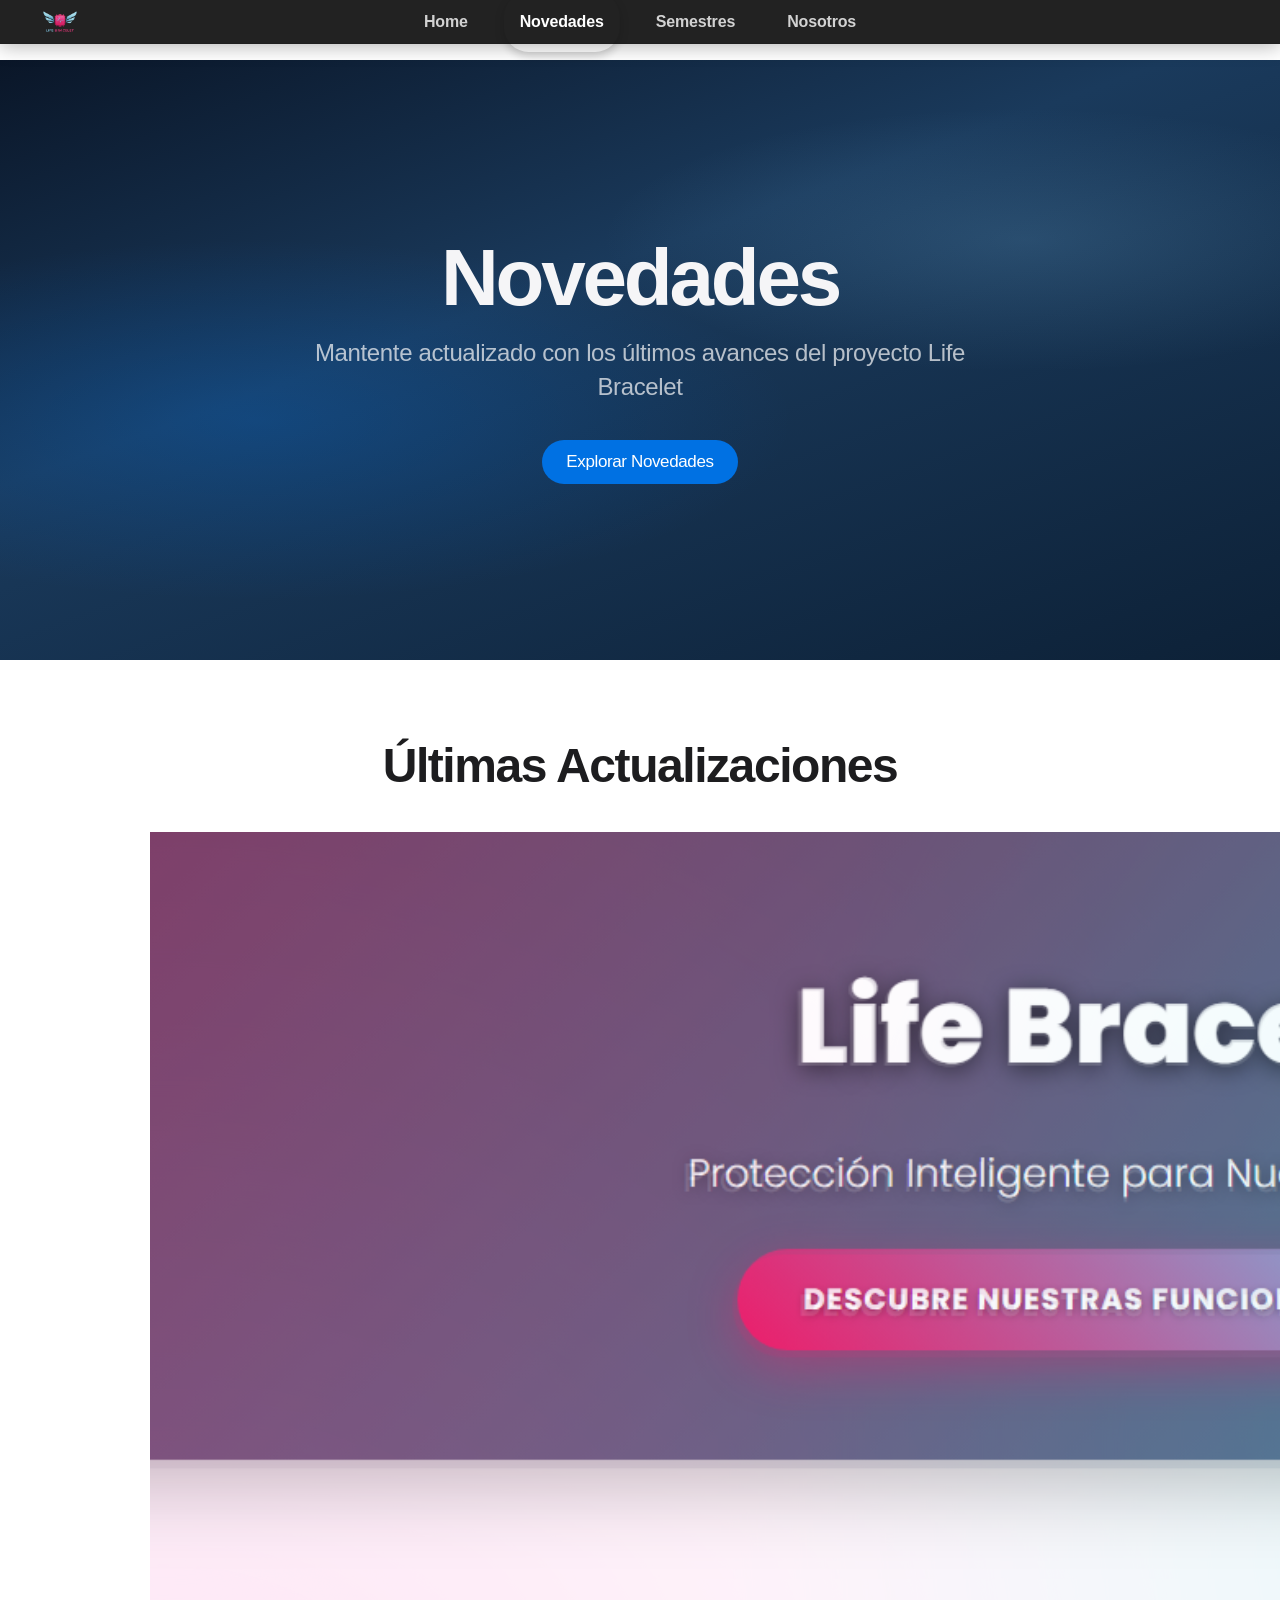
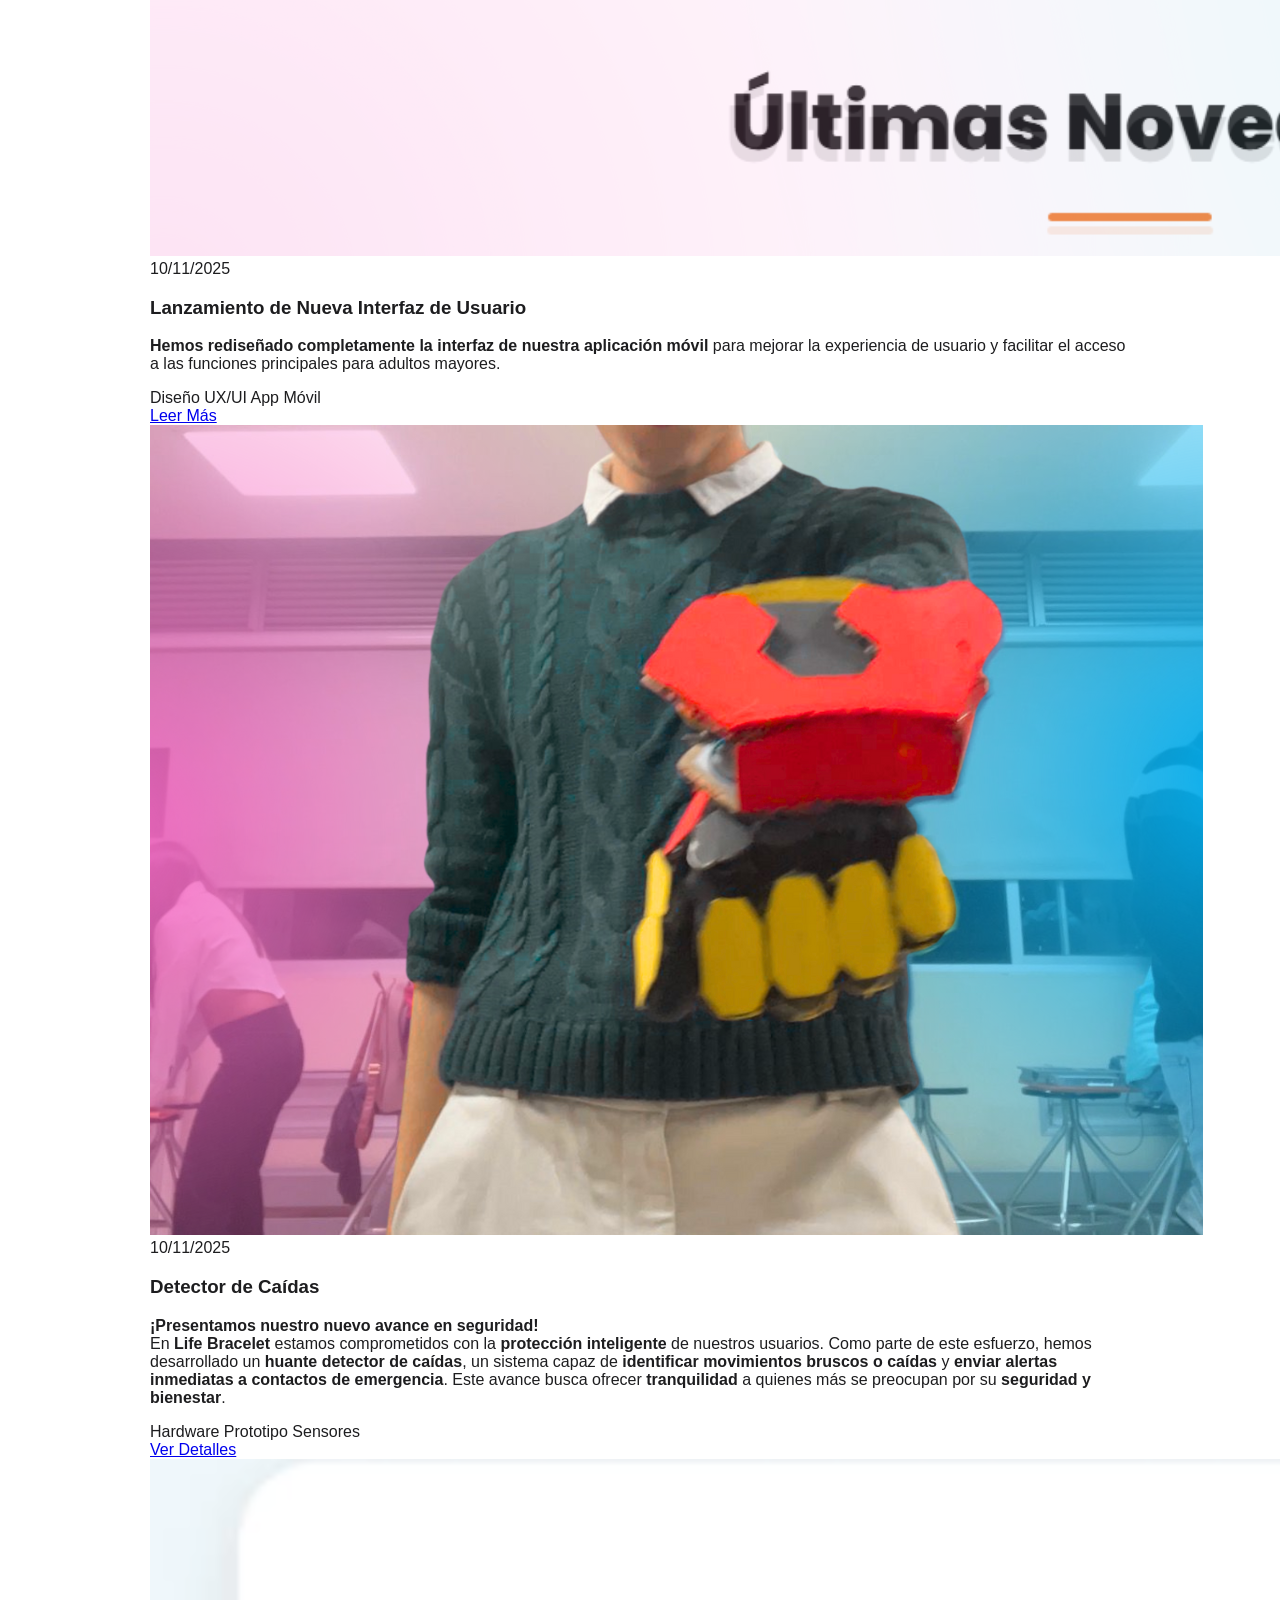
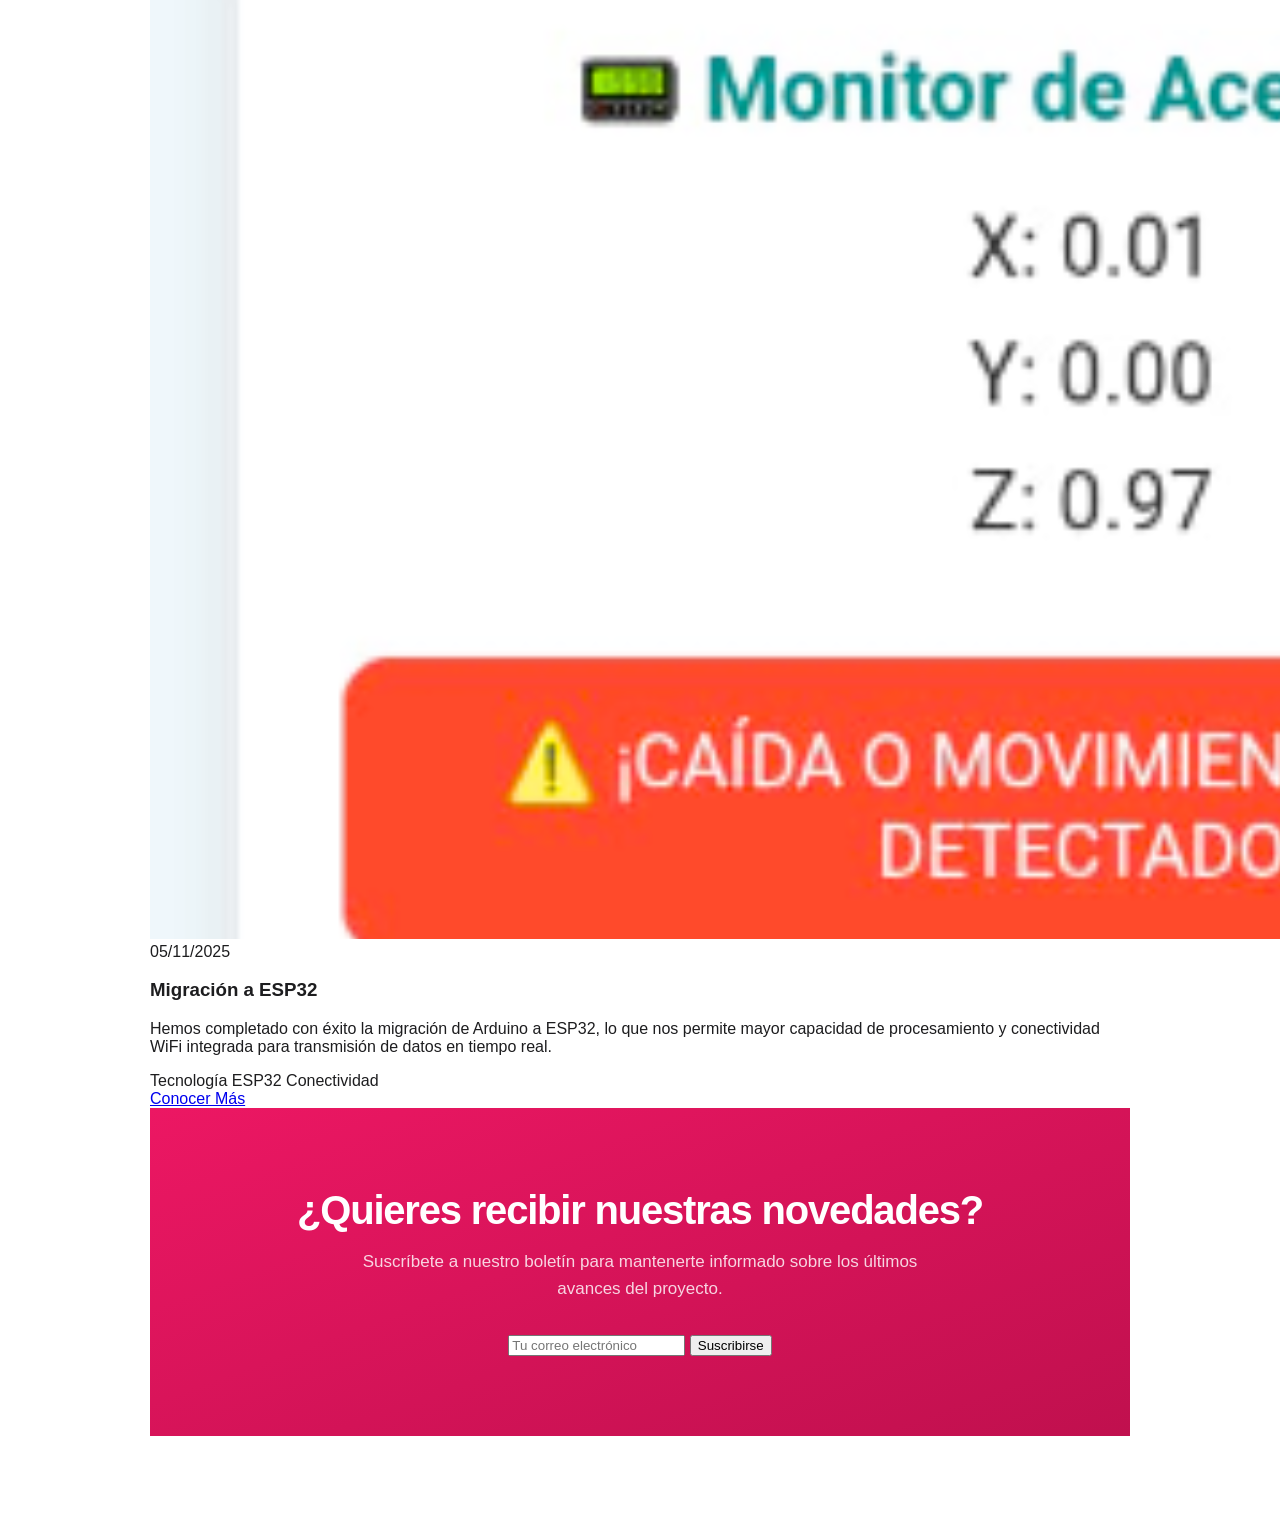
<file: novedades.html>
<!DOCTYPE html>
<html lang="es">
<head>
    <meta charset="UTF-8" />
    <meta name="viewport" content="width=device-width, initial-scale=1" />
    <title>Life Bracelet - Novedades</title>
    <link rel="stylesheet" href="css/style.css" />
    <style>
        /* ===== ESTILOS PARA LA BARRA DE NAVEGACIÓN CORREGIDA ===== */
        .header {
            position: relative;
        }
        
        .menu-container {
            width: 100%;
            background: rgba(10, 10, 10, 0.9);
            backdrop-filter: blur(10px);
            position: fixed;
            top: 0;
            left: 0;
            z-index: 1000;
            box-shadow: 0 2px 20px rgba(0, 0, 0, 0.3);
            transition: all 0.4s ease;
        }
        
        .menu {
            display: flex;
            justify-content: space-between;
            align-items: center;
            padding: 8px 0;
            max-width: 1200px;
            margin: 0 auto;
            position: relative;
        }
        
        .logo-img img {
            height: 40px;
            transition: transform 0.3s ease;
        }
        
        .logo-img:hover img {
            transform: scale(1.05);
        }
        
        #menu-toggle {
            display: none;
        }
        
        .menu-icon {
            display: none;
            height: 25px;
            cursor: pointer;
            z-index: 1001;
        }
        
        .navbar {
            display: flex;
        }
        
        .navbar ul {
            display: flex;
            list-style: none;
            margin: 0;
            padding: 0;
            gap: 20px;
        }
        
        .navbar li {
            position: relative;
        }
        
        .navbar a {
            color: #fff;
            text-decoration: none;
            font-weight: 600;
            font-size: 1rem;
            padding: 8px 16px;
            border-radius: 25px;
            transition: all 0.3s ease;
            position: relative;
            overflow: hidden;
            z-index: 1;
        }
        
        .navbar a::before {
            content: '';
            position: absolute;
            top: 0;
            left: 0;
            width: 100%;
            height: 100%;
            background: linear-gradient(135deg, rgba(236, 23, 99, 0.8), rgba(123, 189, 232, 0.8));
            border-radius: 25px;
            transform: scaleX(0);
            transform-origin: right;
            transition: transform 0.4s cubic-bezier(0.65, 0, 0.35, 1);
            z-index: -1;
        }
        
        .navbar a:hover::before,
        .navbar a.active::before {
            transform: scaleX(1);
            transform-origin: left;
        }
        
        .navbar a:hover {
            color: #fff;
            transform: translateY(-2px);
            box-shadow: 0 5px 15px rgba(0, 0, 0, 0.2);
        }
        
        .navbar a.active {
            color: #fff;
            box-shadow: 0 4px 10px rgba(0, 0, 0, 0.2);
        }
        
        /* Efecto de partículas en hover para los enlaces */
        .navbar a::after {
            content: '';
            position: absolute;
            top: 50%;
            left: 50%;
            width: 5px;
            height: 5px;
            background: rgba(255, 255, 255, 0.6);
            border-radius: 50%;
            opacity: 0;
            transform: translate(-50%, -50%) scale(1);
            transition: all 0.4s ease;
        }
        
        .navbar a:hover::after {
            animation: linkParticles 0.6s ease-out;
        }
        
        @keyframes linkParticles {
            0% {
                width: 5px;
                height: 5px;
                opacity: 0.8;
            }
            100% {
                width: 30px;
                height: 30px;
                opacity: 0;
            }
        }
        
        /* Espacio para la navbar fija */
        body {
            padding-top: 60px;
        }
        
        /* ===== ESTILOS RESPONSIVE ===== */
        @media (max-width: 768px) {
            .menu-container {
                padding: 0 20px;
            }
            
            .menu-icon {
                display: block;
            }
            
            .navbar {
                position: fixed;
                top: 0;
                right: -100%;
                width: 280px;
                height: 100vh;
                background: rgba(10, 10, 10, 0.95);
                backdrop-filter: blur(10px);
                flex-direction: column;
                justify-content: center;
                align-items: center;
                transition: right 0.4s cubic-bezier(0.65, 0, 0.35, 1);
                z-index: 999;
                box-shadow: -5px 0 30px rgba(0, 0, 0, 0.5);
            }
            
            .navbar ul {
                flex-direction: column;
                gap: 20px;
                text-align: center;
            }
            
            .navbar a {
                display: block;
                padding: 12px 30px;
                font-size: 1.1rem;
            }
            
            #menu-toggle:checked ~ .navbar {
                right: 0;
            }
            
            /* Overlay para el menú móvil */
            .menu-overlay {
                display: none;
                position: fixed;
                top: 0;
                left: 0;
                width: 100%;
                height: 100%;
                background: rgba(0, 0, 0, 0.5);
                z-index: 998;
            }
            
            #menu-toggle:checked ~ .menu-overlay {
                display: block;
            }
        }
    </style>
</head>
<body>
    <!-- Barra de navegación fija y ancha -->
    <div class="menu-container">
        <div class="menu">
            <a href="index.html" class="logo-img">
                <img src="img/logo.png" alt="Life Bracelet Logo" class="logo-icon"/>
            </a>
            <input type="checkbox" id="menu-toggle">
            <label for="menu-toggle">
                <img src="img/menu.png" class="menu-icon" alt="Menú" />
            </label>
            <nav class="navbar">
                <ul>
                    <li><a href="index.html">Home</a></li>
                    <li><a href="novedades.html" class="active">Novedades</a></li>
                    <li><a href="semestres.html">Semestres</a></li>
                    <li><a href="nosotros.html">Nosotros</a></li>
                </ul>
            </nav>
            <div class="menu-overlay"></div>
        </div>
    </div>

    <header class="header">
        <!-- Banner para Novedades -->
        <div class="header-banner-container fade-in">
            <div class="banner-overlay">
                <h1 class="banner-title">Novedades</h1>
                <p class="banner-subtitle">Mantente actualizado con los últimos avances del proyecto Life Bracelet</p>
                <a href="#novedades-content" class="btn banner-btn">Explorar Novedades</a>
            </div>
        </div>
    </header>

    <!-- Contenido Principal de Novedades -->
    <main id="novedades-content" class="section-padding">
        <div class="container">
            <h2 class="section-title slide-up">Últimas Actualizaciones</h2>
            
            <!-- Lista de Novedades -->
            <div class="novedades-grid">
                <!-- Novedad 1 -->
                <article class="novedad-card slide-left">
                    <div class="novedad-image">
                        <img src="img/nuevainter.png" alt="Nueva Interfaz de Usuario" />
                    </div>
                    <div class="novedad-content">
                        <span class="novedad-fecha">10/11/2025</span>
                        <h3>Lanzamiento de Nueva Interfaz de Usuario</h3>
                        <p><strong>Hemos rediseñado completamente la interfaz de nuestra aplicación móvil</strong> para mejorar la experiencia de usuario y facilitar el acceso a las funciones principales para adultos mayores.</p>

                        <div class="novedad-tags">
                            <span class="tag">Diseño</span>
                            <span class="tag">UX/UI</span>
                            <span class="tag">App Móvil</span>
                        </div>
                        <a href="#" class="btn btn-small">Leer Más</a>
                    </div>
                </article>

                <!-- Novedad 2 -->
                <article class="novedad-card slide-up delay-200">
                    <div class="novedad-image">
                        <img src="img/iron.png" alt="Prototipo Hardware" />
                    </div>
                    <div class="novedad-content">
                        <span class="novedad-fecha">10/11/2025</span>
                        <h3>Detector de Caídas</h3>
                        <p><p><strong>¡Presentamos nuestro nuevo avance en seguridad!</strong><br>
En <strong>Life Bracelet</strong> estamos comprometidos con la <strong>protección inteligente</strong> de nuestros usuarios. Como parte de este esfuerzo, hemos desarrollado un <strong>huante detector de caídas</strong>, un sistema capaz de <strong>identificar movimientos bruscos o caídas</strong> y <strong>enviar alertas inmediatas a contactos de emergencia</strong>. Este avance busca ofrecer <strong>tranquilidad</strong> a quienes más se preocupan por su <strong>seguridad y bienestar</strong>.</p>
</p>
                        <div class="novedad-tags">
                            <span class="tag">Hardware</span>
                            <span class="tag">Prototipo</span>
                            <span class="tag">Sensores</span>
                        </div>
                        <a href="#" class="btn btn-small">Ver Detalles</a>
                    </div>
                </article>

                <!-- Novedad 3 -->
                <article class="novedad-card slide-right delay-400">
                    <div class="novedad-image">
                        <img src="img/pagsp.png" alt="Migración Tecnológica" />
                    </div>
                    <div class="novedad-content">
                        <span class="novedad-fecha">05/11/2025</span>
                        <h3>Migración a ESP32</h3>
                        <p>Hemos completado con éxito la migración de Arduino a ESP32, lo que nos permite mayor capacidad de procesamiento y conectividad WiFi integrada para transmisión de datos en tiempo real.</p>
                        <div class="novedad-tags">
                            <span class="tag">Tecnología</span>
                            <span class="tag">ESP32</span>
                            <span class="tag">Conectividad</span>
                        </div>
                        <a href="#" class="btn btn-small">Conocer Más</a>
                    </div>
                </article>


            <!-- Suscripción a Novedades -->
            <section class="cta bg-rosa fade-in delay-600">
                <div class="container text-center">
                    <h2>¿Quieres recibir nuestras novedades?</h2>
                    <p>Suscríbete a nuestro boletín para mantenerte informado sobre los últimos avances del proyecto.</p>
                    <form class="newsletter-form">
                        <input type="email" placeholder="Tu correo electrónico" required>
                        <button type="submit" class="btn">Suscribirse</button>
                    </form>
                </div>
            </section>
        </div>
    </main>

    <script>
        document.addEventListener('DOMContentLoaded', () => {
            // Animaciones scroll
            const observerOptions = {
                root: null,
                rootMargin: '0px',
                threshold: 0.1 
            };
            const observer = new IntersectionObserver((entries, observer) => {
                entries.forEach(entry => {
                    if (entry.isIntersecting) {
                        entry.target.classList.add('visible');
                        observer.unobserve(entry.target);
                    }
                });
            }, observerOptions);
            document.querySelectorAll('.slide-up, .slide-left, .slide-right, .fade-in, .delay-200, .delay-400, .delay-600').forEach(el => {
                observer.observe(el);
            });

            // Formulario de suscripción
            const newsletterForm = document.querySelector('.newsletter-form');
            if (newsletterForm) {
                newsletterForm.addEventListener('submit', (e) => {
                    e.preventDefault();
                    const email = newsletterForm.querySelector('input[type="email"]').value;
                    alert(`¡Gracias por suscribirte con el correo: ${email}! Te mantendremos informado sobre nuestras novedades.`);
                    newsletterForm.reset();
                });
            }
            
            // Cerrar menú móvil al hacer clic en el overlay
            const menuToggle = document.getElementById('menu-toggle');
            const menuOverlay = document.querySelector('.menu-overlay');
            
            if (menuOverlay) {
                menuOverlay.addEventListener('click', () => {
                    menuToggle.checked = false;
                });
            }
        });
    </script>
</body>
</html>
</file>
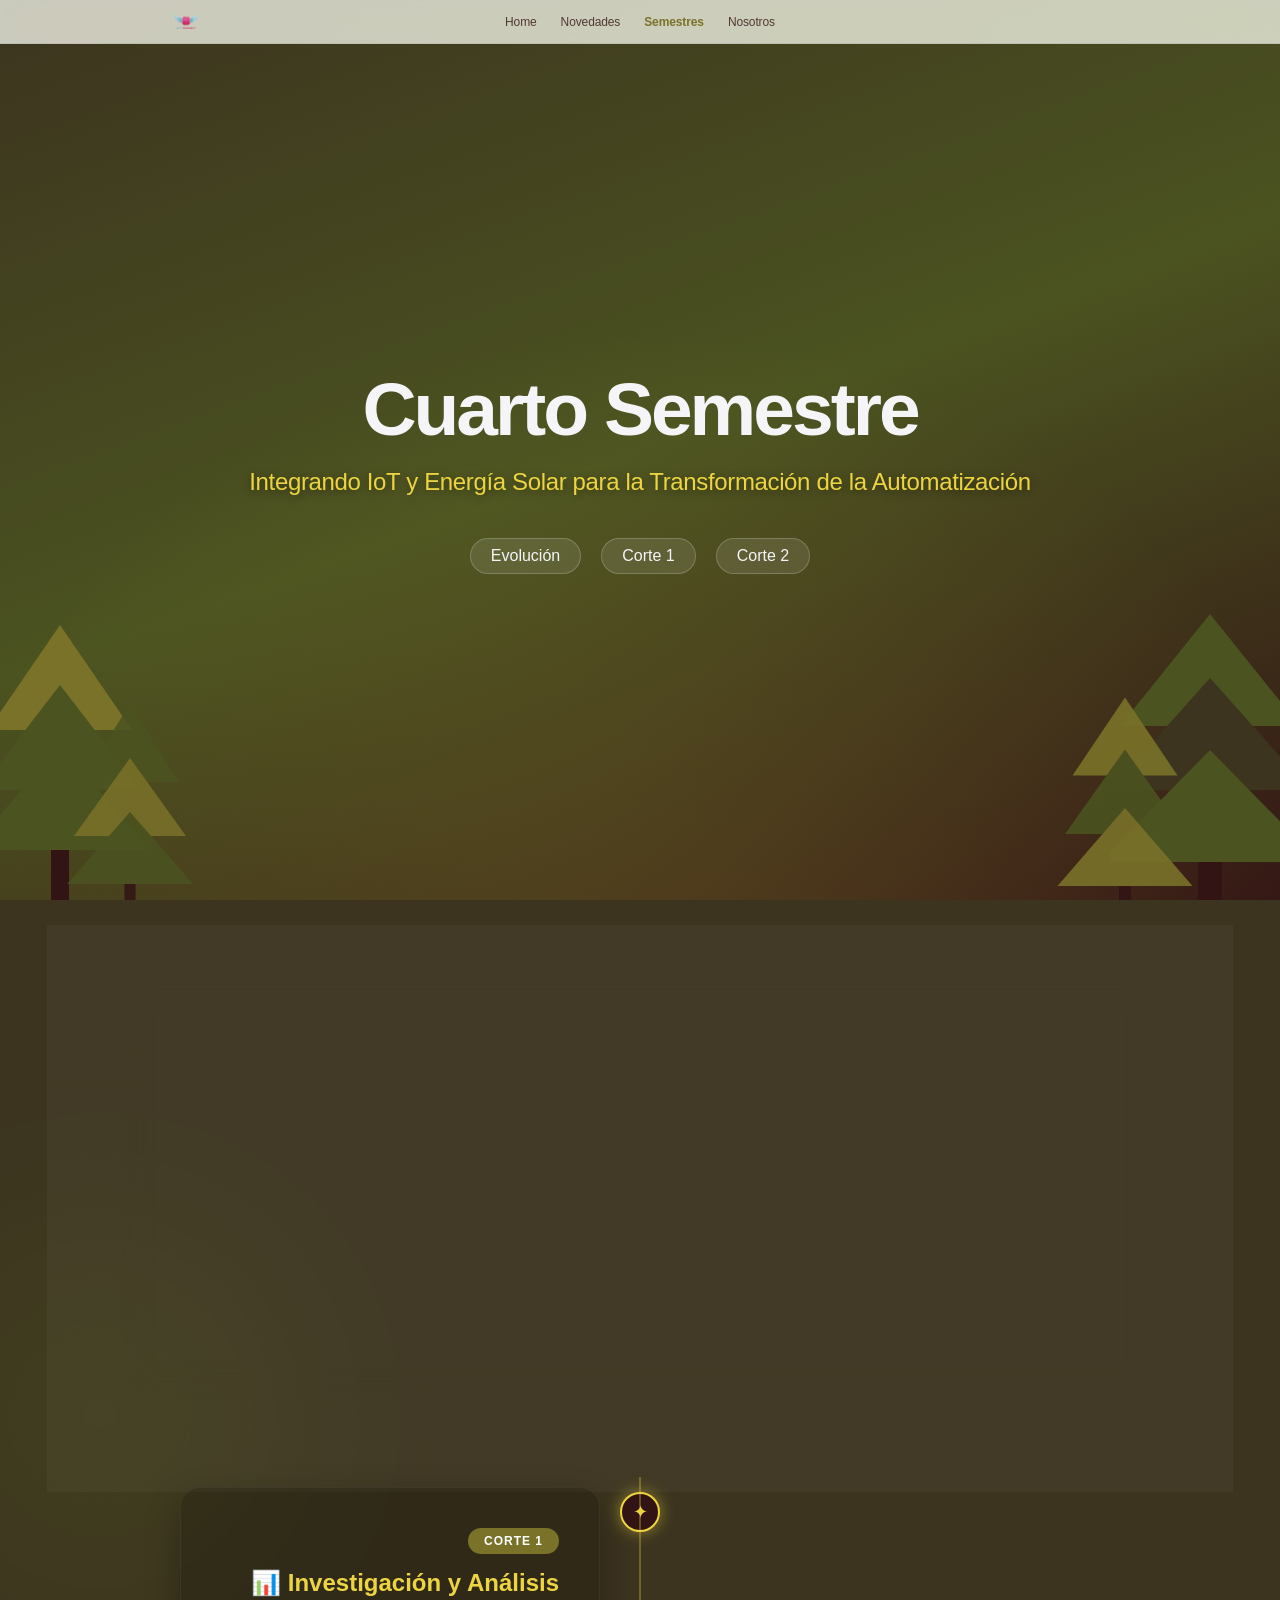
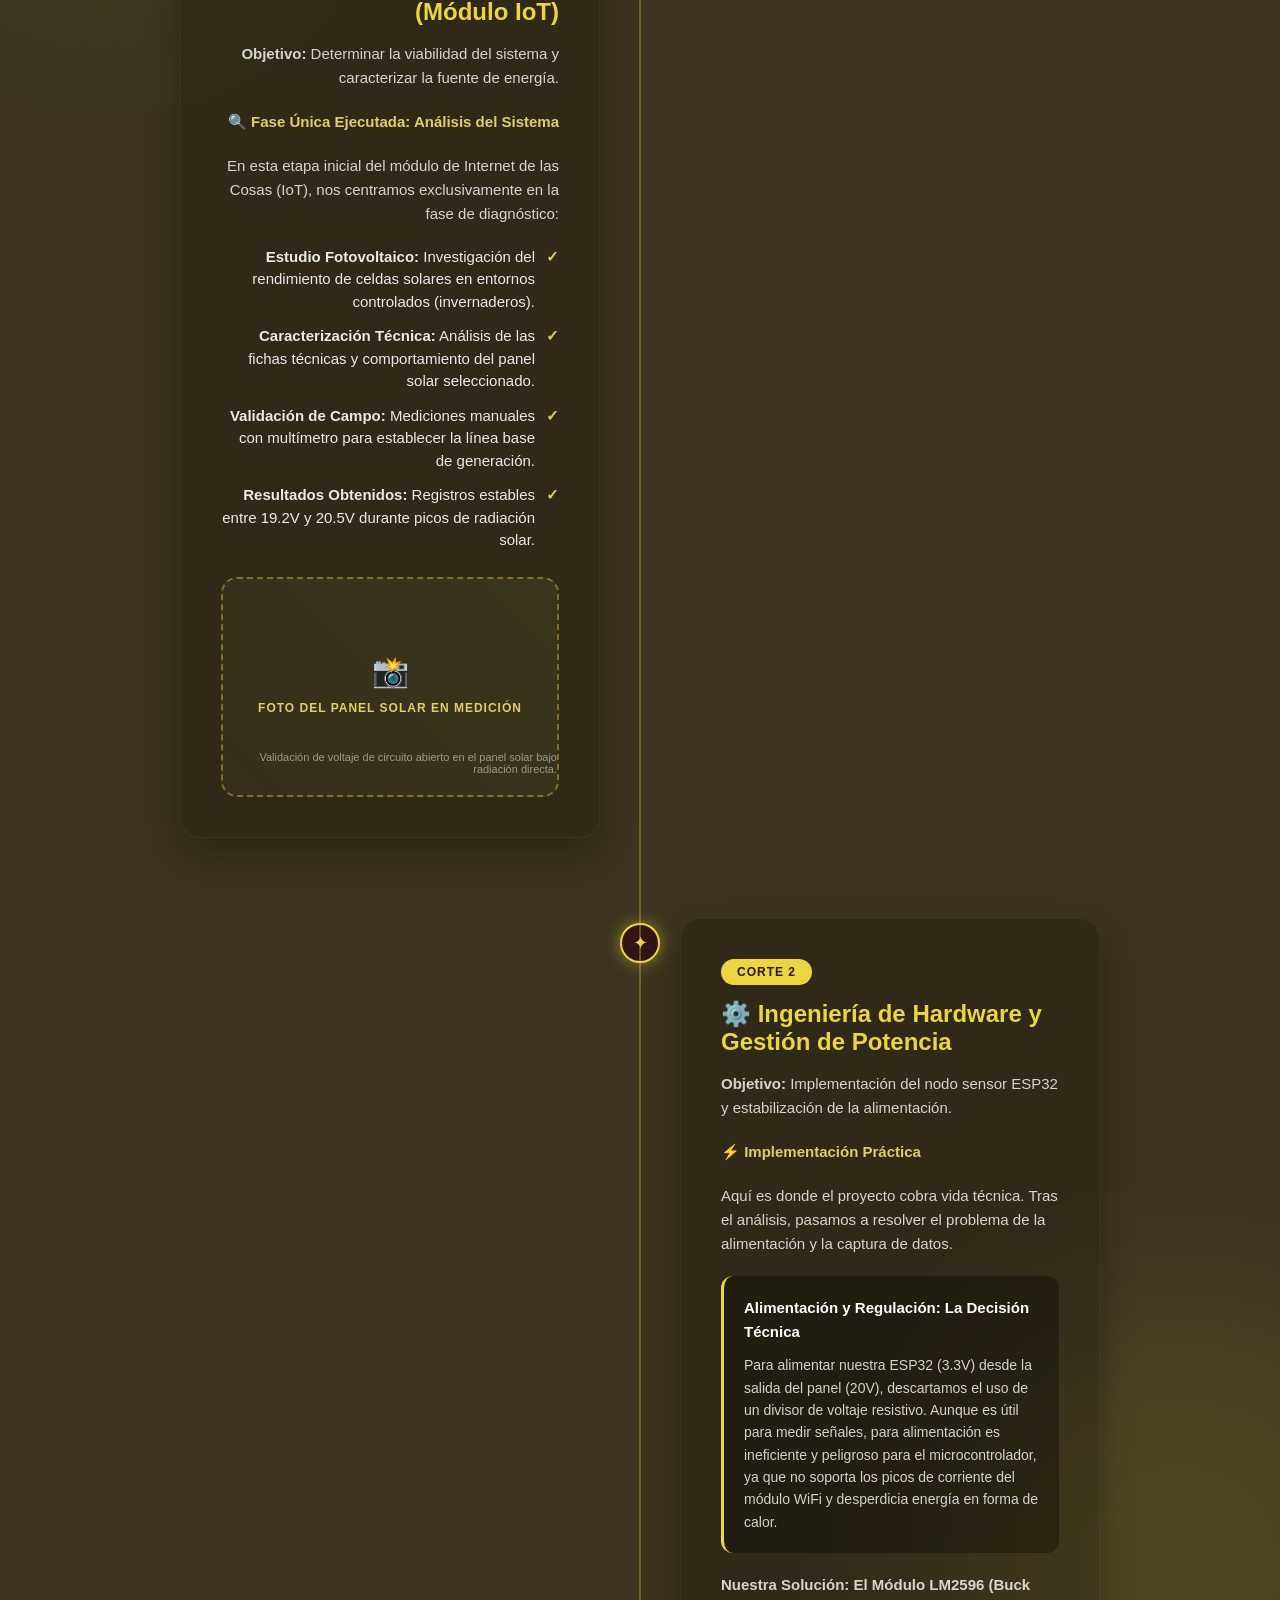
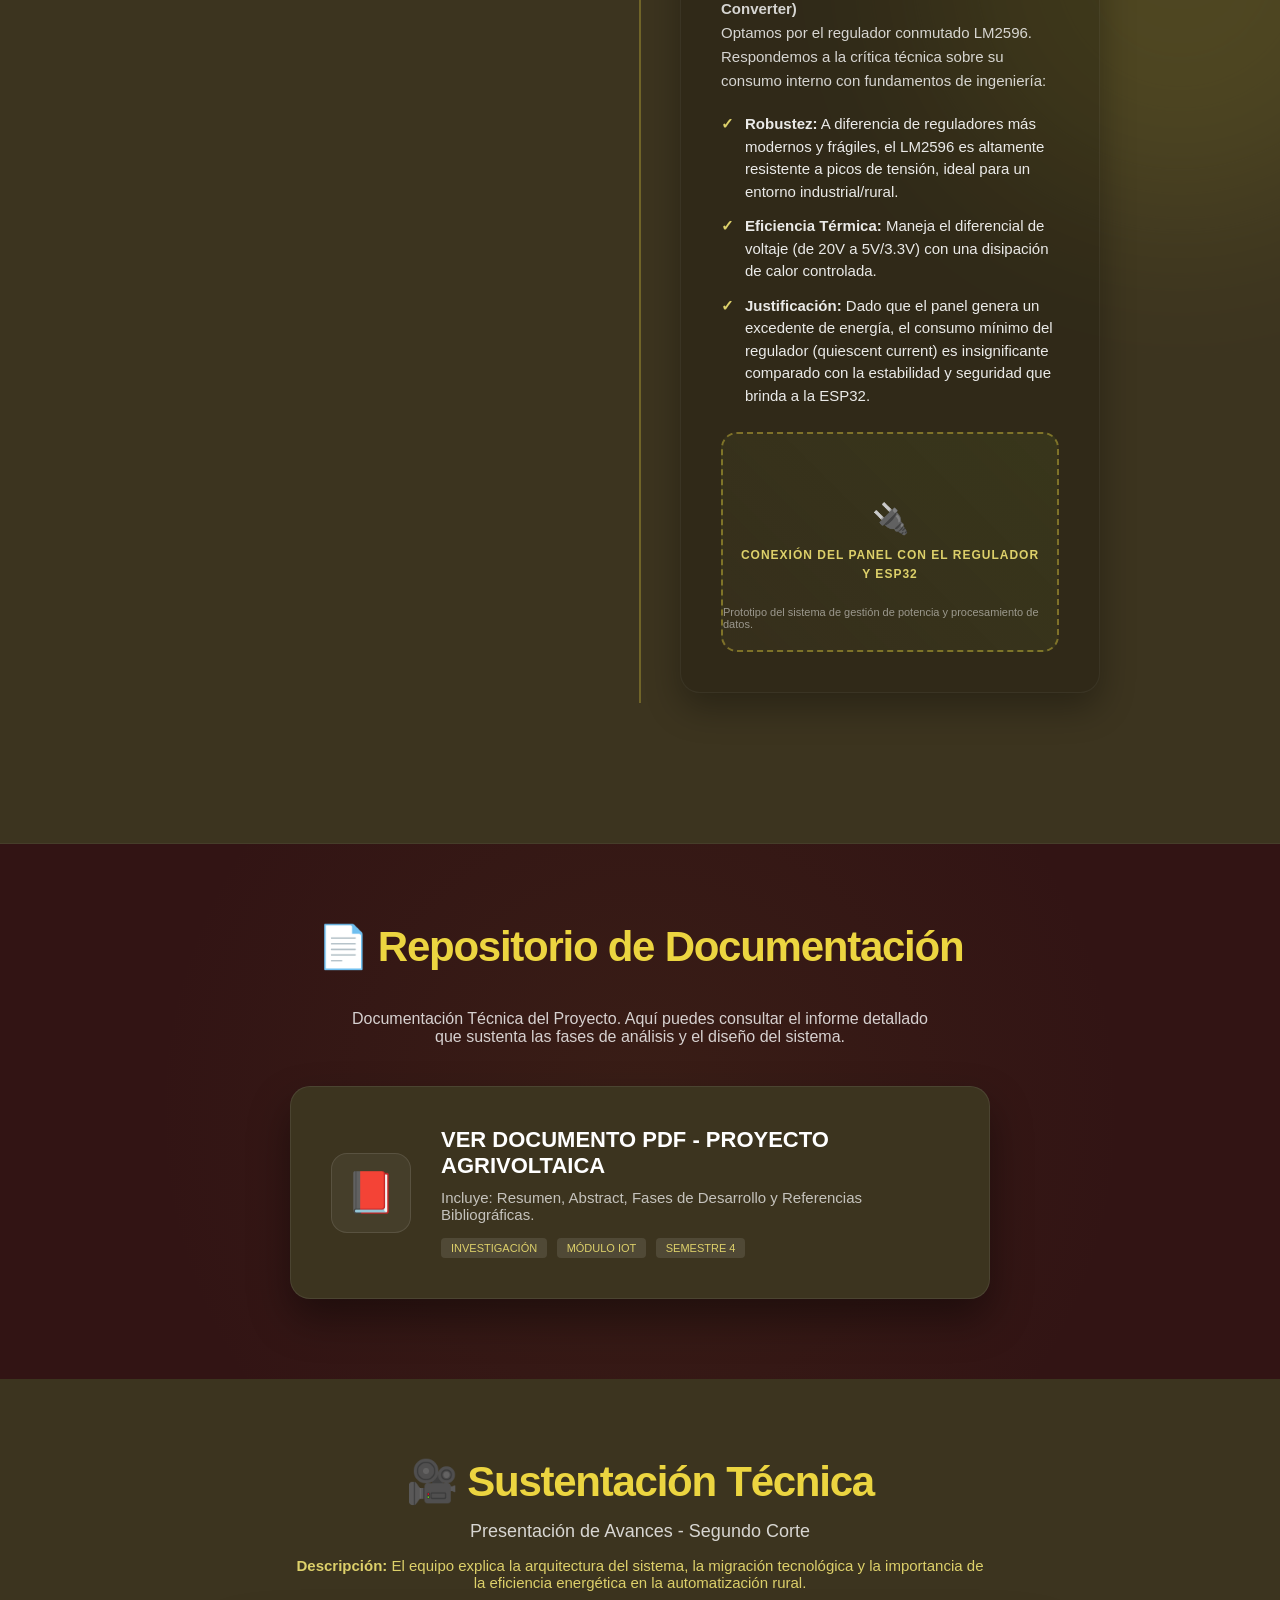
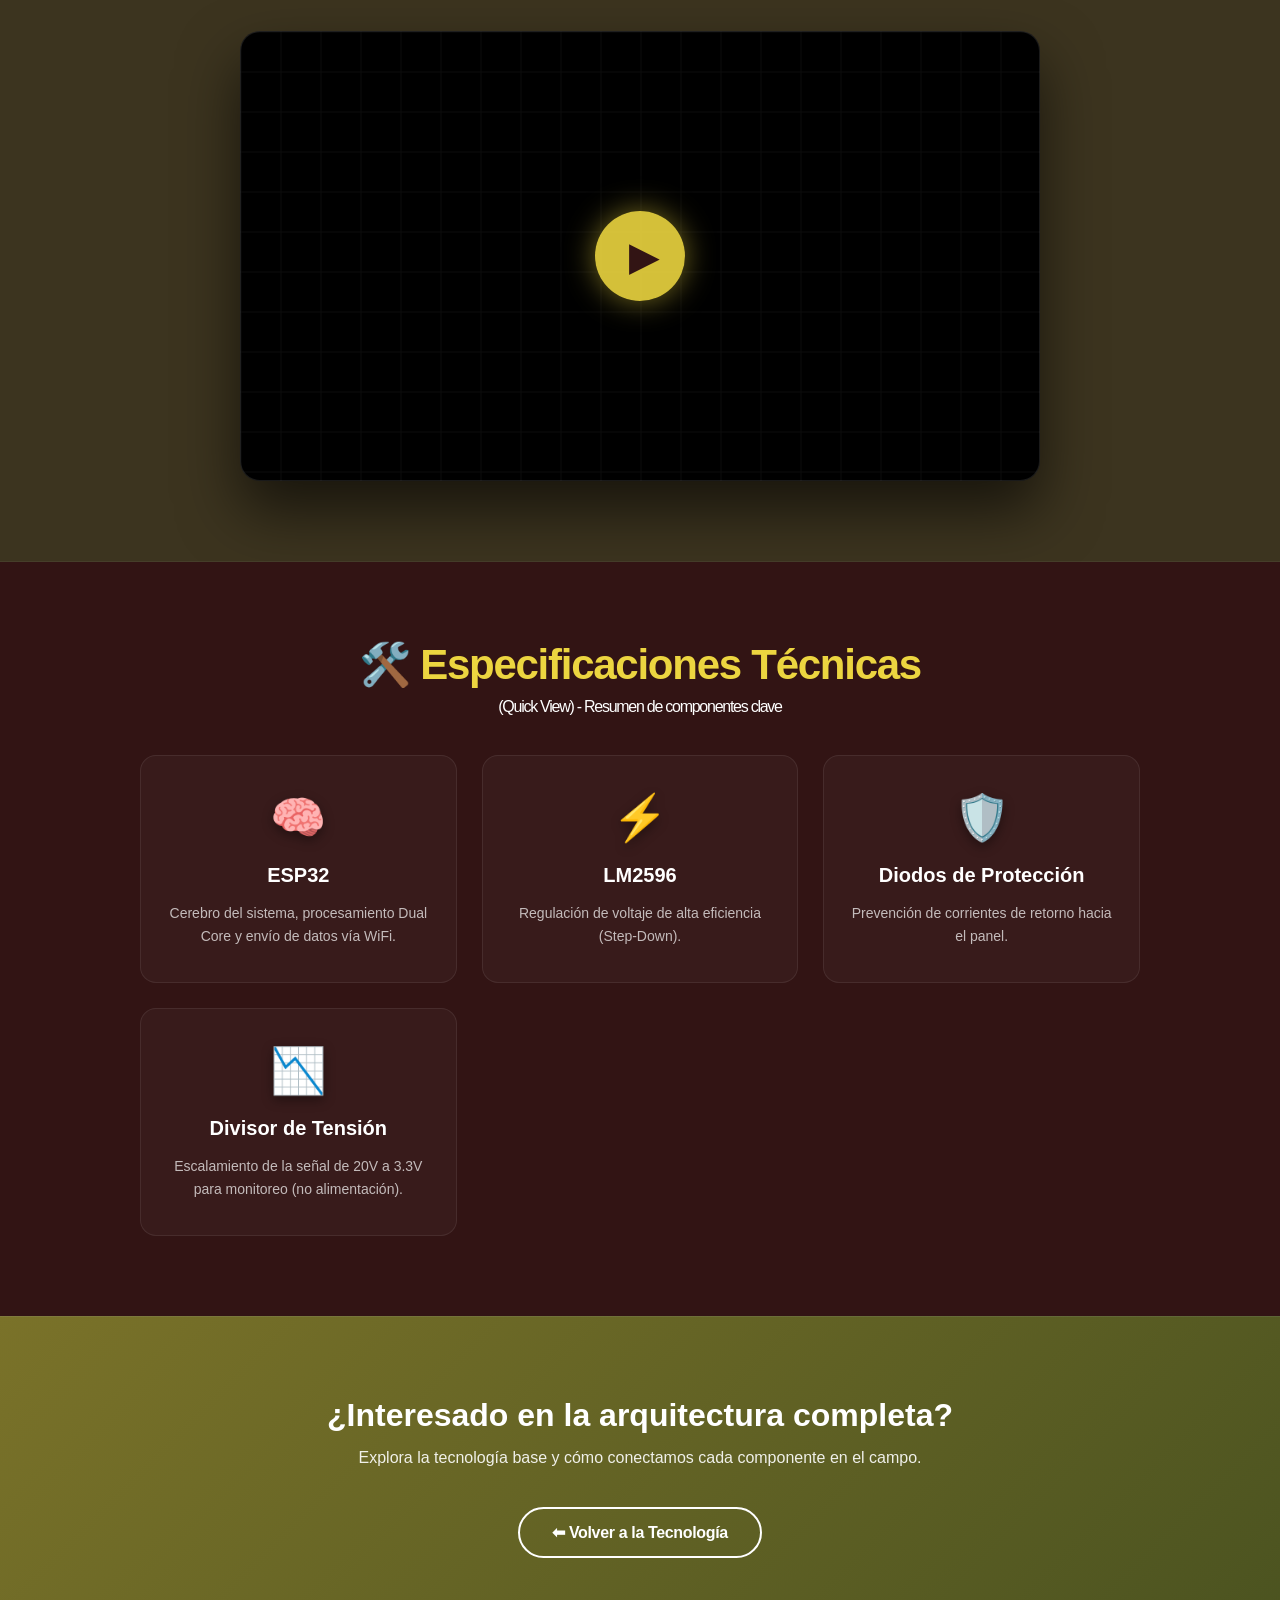
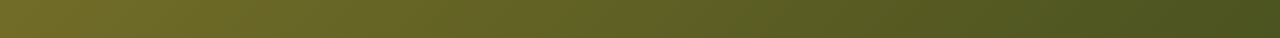
<file: semestre4.html>
<!DOCTYPE html>
<html lang="es">
<head>
    <meta charset="UTF-8" />
    <meta name="viewport" content="width=device-width, initial-scale=1" />
    <title>Cuarto Semestre - Agrivoltaica</title>
    <link rel="stylesheet" href="css/style.css" />
    <style>
        /* ===== GLOBAL PALETTE & DESIGN SYSTEM (Preservado de index.html) ===== */
        :root {
            --c-seal-brown: #321414;
            --c-army-green: #4B5320;
            --c-grasshopper: #7A7229;
            --c-sandstorm: #ECD540;
            --c-dark-olive: #3C341F;
            --c-brass: #B5A642;
            --c-citron: #DDD06A;
            --c-caput: #592720;
            --c-white: #FFFFFF;
            
            --bg-pure-white: #FFFFFF;
            --text-dark: var(--c-seal-brown);
            --text-light: #F5F5F7;

            --apple-nav-bg: rgba(250, 252, 245, 0.75);
            --apple-nav-border: rgba(60, 52, 31, 0.08); 
            --sf-font: -apple-system, BlinkMacSystemFont, "SF Pro Display", "SF Pro Text", "Helvetica Neue", Arial, sans-serif;
        }

        *, *::before, *::after { box-sizing: border-box; }

        body {
            margin: 0;
            font-family: var(--sf-font);
            background: var(--c-seal-brown);
            color: var(--text-light);
            padding-top: 44px;
            -webkit-font-smoothing: antialiased;
            -moz-osx-font-smoothing: grayscale;
            overflow-x: hidden;
        }

        /* ===== APPLE-STYLE NAVIGATION ===== */
        .menu-container {
            width: 100%; height: 44px; background: var(--apple-nav-bg);
            backdrop-filter: saturate(180%) blur(20px); -webkit-backdrop-filter: saturate(180%) blur(20px);
            border-bottom: 1px solid var(--apple-nav-border);
            position: fixed; top: 0; left: 0; z-index: 9999; transition: background 0.3s ease;
        }
        .menu {
            display: flex; justify-content: space-between; align-items: center;
            height: 44px; max-width: 980px; margin: 0 auto; padding: 0 22px; position: relative;
        }
        .logo-img { display: flex; align-items: center; text-decoration: none; flex-shrink: 0; }
        .logo-img img { height: 28px; width: auto; display: block; transition: opacity 0.3s ease; }
        .logo-img:hover img { opacity: 0.7; }
        #menu-toggle { display: none; }
        .menu-icon { display: none; height: 18px; cursor: pointer; z-index: 1001; opacity: 0.8; transition: opacity 0.2s ease; }
        .menu-icon:hover { opacity: 1; }

        .navbar { position: absolute; left: 50%; top: 50%; transform: translate(-50%, -50%); }
        .navbar ul { display: flex; list-style: none; margin: 0; padding: 0; gap: 0; align-items: center; }
        .navbar li { position: relative; }
        .navbar a {
            color: var(--c-seal-brown); text-decoration: none; font-size: 12px; font-weight: 500;
            letter-spacing: -0.01em; padding: 0 12px; line-height: 44px; display: block;
            opacity: 0.8; transition: opacity 0.15s ease; white-space: nowrap;
        }
        .navbar a:hover, .navbar a.active { opacity: 1; font-weight: 700; color: var(--c-grasshopper); }

        .container { max-width: 1080px; margin: 0 auto; padding: 0 22px; }
        .section-padding { padding: 80px 0; } 
        
        .section-title {
            font-size: clamp(28px, 4vw, 42px); font-weight: 700; letter-spacing: -0.03em;
            text-align: center; margin: 0 0 40px; line-height: 1.1; position: relative; z-index: 2;
            color: var(--c-sandstorm);
        }

        /* ===== HERO BANNER ===== */
        .header-banner-container {
            position: relative; width: 100%; min-height: 100vh;
            background: linear-gradient(160deg, var(--c-dark-olive) 0%, var(--c-army-green) 50%, var(--c-seal-brown) 100%);
            display: flex; align-items: center; justify-content: center; overflow: hidden;
            margin-top: -44px; padding-top: 44px;
        }
        .header-banner-container::before {
            content: ''; position: absolute; inset: 0;
            background: radial-gradient(circle at 50% 120%, rgba(236, 213, 64, 0.15) 0%, transparent 60%);
            z-index: 0;
        }

        .tree-container { position: absolute; bottom: -10px; z-index: 1; transform-origin: bottom center; pointer-events: none; }
        .tree-left { left: -30px; width: 180px; height: 300px; animation: swayLeft 6s ease-in-out infinite alternate; }
        .tree-left-2 { left: 60px; bottom: -20px; width: 140px; height: 240px; animation: swayLeft 5s ease-in-out infinite alternate-reverse; opacity: 0.85; }
        .tree-right { right: -30px; width: 200px; height: 320px; animation: swayRight 7s ease-in-out infinite alternate; }
        .tree-right-2 { right: 80px; bottom: -25px; width: 150px; height: 260px; animation: swayRight 6s ease-in-out infinite alternate-reverse; opacity: 0.9; }

        @keyframes swayLeft { 0% { transform: rotate(-2deg); } 100% { transform: rotate(4deg); } }
        @keyframes swayRight { 0% { transform: rotate(-4deg); } 100% { transform: rotate(2deg); } }

        .banner-overlay { position: relative; z-index: 2; text-align: center; padding: 0 20px; max-width: 900px; }
        .banner-title {
            font-size: clamp(40px, 7vw, 75px); font-weight: 800; color: var(--text-light);
            letter-spacing: -0.04em; margin: 0 0 16px; text-shadow: 0 10px 30px rgba(0, 0, 0, 0.4);
        }
        .banner-subtitle {
            font-size: clamp(18px, 2.5vw, 24px); color: var(--c-sandstorm); font-weight: 500;
            margin: 0 0 40px; text-shadow: 0 2px 10px rgba(0, 0, 0, 0.4);
        }

        /* ===== TIMELINE & EVOLUTION SECTION ===== */
        .timeline-section {
            background: var(--c-dark-olive); position: relative; overflow: hidden;
            border-bottom: 1px solid rgba(255,255,255,0.05);
        }
        
        /* Floating Orbs for Ambience */
        .orb { position: absolute; border-radius: 50%; filter: blur(90px); z-index: 0; opacity: 0.3; animation: floatOrb 12s infinite alternate ease-in-out; pointer-events: none; }
        .orb-1 { width: 400px; height: 400px; background: var(--c-army-green); top: 10%; left: -100px; }
        .orb-2 { width: 500px; height: 500px; background: var(--c-grasshopper); bottom: 20%; right: -150px; animation-delay: -6s; }
        @keyframes floatOrb { 0% { transform: translate(0, 0) scale(1); } 100% { transform: translate(40px, 40px) scale(1.1); } }

        /* Evolución Hero Card */
        .evolution-card {
            background: rgba(255, 255, 255, 0.03); backdrop-filter: blur(15px); -webkit-backdrop-filter: blur(15px);
            border: 1px solid rgba(236, 213, 64, 0.2); border-top: 1px solid rgba(236, 213, 64, 0.4);
            box-shadow: 0 20px 50px rgba(0, 0, 0, 0.4); border-radius: 24px; padding: 50px; text-align: center;
            margin-bottom: 80px; position: relative; z-index: 2; transition: transform 0.4s ease;
        }
        .evolution-card:hover { transform: translateY(-5px); border-color: rgba(236, 213, 64, 0.6); }
        .evolution-icon {
            font-size: 48px; display: inline-block; animation: spinSlow 8s linear infinite; margin-bottom: 20px;
        }
        @keyframes spinSlow { 100% { transform: rotate(360deg); } }
        .evolution-card h3 { color: var(--c-white); font-size: 28px; margin: 0 0 10px; }
        .evolution-card h4 { color: var(--c-sandstorm); font-size: 18px; font-weight: 500; margin: 0 0 25px; letter-spacing: 1px; text-transform: uppercase; }
        .evolution-card p { color: rgba(255,255,255,0.85); font-size: 16px; line-height: 1.7; max-width: 800px; margin: 0 auto; }

        /* Timeline Flow */
        .timeline { position: relative; max-width: 1000px; margin: 0 auto; z-index: 2; }
        .timeline::after {
            content: ''; position: absolute; width: 2px; background: rgba(236, 213, 64, 0.3);
            top: 0; bottom: 0; left: 50%; margin-left: -1px; z-index: 1;
        }

        .timeline-item { padding: 10px 40px; position: relative; background: inherit; width: 50%; box-sizing: border-box; margin-bottom: 60px; }
        .timeline-item::after {
            content: '✦'; position: absolute; width: 40px; height: 40px; right: -20px; background: var(--c-seal-brown);
            border: 2px solid var(--c-sandstorm); top: 15px; border-radius: 50%; z-index: 2;
            color: var(--c-sandstorm); display: flex; align-items: center; justify-content: center; font-size: 18px;
            box-shadow: 0 0 15px rgba(236, 213, 64, 0.5);
        }
        .left { left: 0; text-align: right; }
        .right { left: 50%; text-align: left; }
        .right::after { left: -20px; }

        .timeline-content {
            padding: 40px; background: rgba(0, 0, 0, 0.2); border-radius: 20px;
            border: 1px solid rgba(255,255,255,0.05); box-shadow: 0 15px 35px rgba(0,0,0,0.3);
            position: relative; transition: all 0.4s ease;
        }
        .timeline-content:hover { background: rgba(255, 255, 255, 0.03); transform: translateY(-5px); border-color: rgba(255,255,255,0.15); }
        
        .corte-badge {
            display: inline-block; background: var(--c-grasshopper); color: #fff; padding: 6px 16px;
            border-radius: 50px; font-size: 12px; font-weight: 700; letter-spacing: 1px; text-transform: uppercase; margin-bottom: 15px;
        }
        .timeline-content h3 { font-size: 24px; color: var(--c-sandstorm); margin: 0 0 15px; line-height: 1.2; }
        .timeline-content p { font-size: 15px; color: rgba(255,255,255,0.8); line-height: 1.6; margin-bottom: 20px; }
        
        .tech-list { text-align: left; list-style: none; padding: 0; margin: 0 0 25px; }
        .tech-list li { position: relative; padding-left: 24px; margin-bottom: 12px; font-size: 15px; color: rgba(255,255,255,0.9); line-height: 1.5; }
        .tech-list li::before { content: '✓'; position: absolute; left: 0; color: var(--c-citron); font-weight: bold; }
        .left .tech-list { text-align: right; }
        .left .tech-list li { padding-left: 0; padding-right: 24px; }
        .left .tech-list li::before { left: auto; right: 0; }

        /* Image Placeholders (Hologram style) */
        .image-placeholder {
            width: 100%; height: 220px; border: 2px dashed rgba(236, 213, 64, 0.4);
            border-radius: 16px; display: flex; flex-direction: column; align-items: center; justify-content: center;
            background: linear-gradient(45deg, rgba(60, 52, 31, 0.5), rgba(75, 83, 32, 0.3));
            position: relative; overflow: hidden; transition: all 0.3s ease;
        }
        .image-placeholder:hover { border-color: var(--c-sandstorm); background: linear-gradient(45deg, rgba(60, 52, 31, 0.8), rgba(75, 83, 32, 0.5)); }
        .image-placeholder span { font-size: 30px; margin-bottom: 10px; }
        .image-placeholder p { margin: 0; font-size: 12px; font-weight: 600; color: var(--c-citron); text-transform: uppercase; letter-spacing: 1px; text-align: center; padding: 0 15px; }
        .image-placeholder .caption { position: absolute; bottom: 10px; font-size: 11px; color: rgba(255,255,255,0.5); font-weight: normal; }

        /* ===== DOCUMENTATION SECTION ===== */
        .docs-section {
            background: var(--c-seal-brown); position: relative; padding: 80px 22px;
            background-image: radial-gradient(circle at center, rgba(122, 114, 41, 0.1) 0%, transparent 70%);
        }
        .pdf-card {
            max-width: 700px; margin: 0 auto; background: var(--c-dark-olive); border-radius: 20px;
            padding: 40px; display: flex; align-items: center; gap: 30px;
            border: 1px solid rgba(255,255,255,0.08); box-shadow: 0 20px 40px rgba(0,0,0,0.4);
            transition: transform 0.4s ease; cursor: pointer; text-decoration: none; color: inherit;
        }
        .pdf-card:hover { transform: translateY(-8px); border-color: var(--c-sandstorm); box-shadow: 0 25px 50px rgba(236, 213, 64, 0.15); }
        .pdf-icon {
            width: 80px; height: 80px; background: rgba(255,255,255,0.05); border-radius: 16px;
            display: flex; align-items: center; justify-content: center; font-size: 40px;
            border: 1px solid rgba(255,255,255,0.1); color: var(--c-sandstorm); flex-shrink: 0;
            position: relative;
        }
        .pdf-card:hover .pdf-icon { animation: pulseIcon 1.5s infinite; background: rgba(236, 213, 64, 0.1); }
        @keyframes pulseIcon { 0% { box-shadow: 0 0 0 0 rgba(236, 213, 64, 0.4); } 70% { box-shadow: 0 0 0 15px rgba(236, 213, 64, 0); } 100% { box-shadow: 0 0 0 0 rgba(236, 213, 64, 0); } }
        
        .pdf-info h3 { font-size: 22px; color: #fff; margin: 0 0 10px; }
        .pdf-info p { margin: 0 0 15px; color: rgba(255,255,255,0.7); font-size: 15px; }
        .tag-group span { display: inline-block; background: rgba(255,255,255,0.1); padding: 4px 10px; border-radius: 4px; font-size: 11px; margin-right: 5px; color: var(--c-citron); text-transform: uppercase; }

        /* ===== MULTIMEDIA SECTION ===== */
        .video-section {
            background: var(--c-dark-olive); padding: 80px 22px; border-bottom: 1px solid rgba(255,255,255,0.05);
            text-align: center; position: relative;
        }
        .video-wrapper {
            max-width: 800px; margin: 40px auto 0; aspect-ratio: 16/9; background: #000;
            border-radius: 20px; position: relative; overflow: hidden; box-shadow: 0 30px 60px rgba(0,0,0,0.6);
            border: 1px solid rgba(255,255,255,0.1); display: flex; align-items: center; justify-content: center;
            background-image: url('data:image/svg+xml;utf8,<svg xmlns="http://www.w3.org/2000/svg" width="100" height="100" opacity="0.05"><rect width="100" height="100" fill="none" stroke="%23FFF" stroke-width="2"/></svg>');
            background-size: 40px;
        }
        .play-btn {
            width: 90px; height: 90px; background: rgba(236, 213, 64, 0.9); border-radius: 50%;
            display: flex; align-items: center; justify-content: center; font-size: 40px; padding-left: 8px;
            color: var(--c-seal-brown); cursor: pointer; transition: all 0.3s ease; box-shadow: 0 0 30px rgba(236, 213, 64, 0.5);
        }
        .play-btn:hover { transform: scale(1.1); background: #fff; box-shadow: 0 0 40px rgba(255,255,255,0.6); }

        /* ===== TECH SPECS (Quick View) ===== */
        .specs-section { background: var(--c-seal-brown); padding: 80px 22px; position: relative; }
        .tech-grid {
            display: grid; grid-template-columns: repeat(auto-fit, minmax(240px, 1fr)); gap: 25px;
            max-width: 1000px; margin: 0 auto;
        }
        .spec-card {
            background: rgba(255, 255, 255, 0.03); border: 1px solid rgba(255,255,255,0.08);
            border-radius: 16px; padding: 35px 25px; text-align: center; transition: all 0.4s cubic-bezier(0.25, 1, 0.5, 1);
        }
        .spec-card:hover { transform: translateY(-10px); background: rgba(255, 255, 255, 0.06); border-color: var(--c-sandstorm); box-shadow: 0 15px 35px rgba(0,0,0,0.3); }
        .spec-icon { font-size: 45px; margin-bottom: 20px; display: inline-block; filter: drop-shadow(0 4px 6px rgba(0,0,0,0.4)); }
        .spec-card h4 { font-size: 20px; color: var(--c-white); margin: 0 0 15px; }
        .spec-card p { font-size: 14px; color: rgba(255,255,255,0.7); line-height: 1.6; margin: 0; }

        /* ===== CTA FOOTER ===== */
        .cta-section {
            padding: 80px 22px; text-align: center;
            background: linear-gradient(135deg, var(--c-grasshopper) 0%, var(--c-army-green) 100%);
            color: #fff; border-top: 1px solid rgba(255,255,255,0.1);
        }
        .btn-secondary {
            display: inline-block; background: transparent; border: 2px solid #fff; color: #fff;
            font-size: 16px; font-weight: 600; padding: 14px 32px; border-radius: 50px; text-decoration: none;
            transition: all 0.3s ease; margin-top: 20px;
        }
        .btn-secondary:hover { background: #fff; color: var(--c-army-green); transform: scale(1.05); box-shadow: 0 8px 20px rgba(0,0,0,0.3); }

        /* ===== ANIMATIONS ===== */
        .slide-up { opacity: 0; transform: translateY(40px); transition: opacity 0.8s ease-out, transform 0.8s ease-out; }
        .slide-left { opacity: 0; transform: translateX(-40px); transition: opacity 0.8s ease-out, transform 0.8s ease-out; }
        .slide-right { opacity: 0; transform: translateX(40px); transition: opacity 0.8s ease-out, transform 0.8s ease-out; }
        .fade-in { opacity: 0; transform: scale(0.95); transition: opacity 0.8s ease-out, transform 0.8s ease-out; }
        
        .slide-up.visible, .slide-left.visible, .slide-right.visible, .fade-in.visible { opacity: 1; transform: translate(0) scale(1); }
        .delay-100 { transition-delay: 0.1s; }
        .delay-200 { transition-delay: 0.2s; }
        .delay-300 { transition-delay: 0.3s; }

        /* ===== RESPONSIVE ===== */
        @media (max-width: 768px) {
            .menu { padding: 0 16px; }
            .menu-icon { display: block; }
            .navbar {
                position: fixed; top: 0; right: -100%; left: auto; transform: none; width: 260px; height: 100vh;
                background: rgba(28, 28, 30, 0.97); backdrop-filter: blur(20px); flex-direction: column; justify-content: center;
                transition: right 0.4s cubic-bezier(0.65, 0, 0.35, 1); z-index: 9998; display: flex;
            }
            .navbar ul { flex-direction: column; gap: 8px; text-align: center; }
            .navbar a { color: #f5f5f7; font-size: 17px; padding: 12px 30px; opacity: 0.86; }
            #menu-toggle:checked ~ .navbar { right: 0; }
            
            .timeline::after { left: 31px; }
            .timeline-item { width: 100%; padding-left: 80px; padding-right: 0; text-align: left; }
            .timeline-item::after { left: 11px; right: auto; }
            .right { left: 0; }
            .left .tech-list { text-align: left; }
            .left .tech-list li { padding-left: 24px; padding-right: 0; }
            .left .tech-list li::before { left: 0; right: auto; }
            
            .pdf-card { flex-direction: column; text-align: center; padding: 30px 20px; }
            .evolution-card { padding: 30px 20px; }
            .tree-container { display: none; }
        }
    </style>
</head>
<body>

    <!-- MENÚ APPLE-STYLE -->
    <div class="menu-container">
        <div class="menu">
            <a href="index.html" class="logo-img">
                <img src="img/logo.png" alt="Life Bracelet Logo" class="logo-icon" onerror="this.style.display='none'; this.insertAdjacentHTML('afterend', '<span style=\'color: var(--c-seal-brown); font-weight: bold; font-size: 16px;\'>Agrivoltaica</span>');"/>
            </a>
            <input type="checkbox" id="menu-toggle">
            <label for="menu-toggle">
                <img src="img/menu.png" class="menu-icon" alt="Menú" onerror="this.style.display='none'; this.insertAdjacentHTML('afterend', '<span style=\'color: var(--c-seal-brown); font-size: 20px;\'>☰</span>');"/>
            </label>
            <nav class="navbar">
                <ul>
                    <li><a href="index.html">Home</a></li>
                    <li><a href="novedades.html">Novedades</a></li>
                    <li><a href="semestres.html" class="active">Semestres</a></li>
                    <li><a href="nosotros.html">Nosotros</a></li>
                </ul>
            </nav>
        </div>
    </div>

    <!-- HERO SECTION -->
    <header class="header">
        <div class="header-banner-container fade-in">
            <!-- Árboles Animados (Preservados del index) -->
            <div class="tree-container tree-left">
                <svg viewBox="0 0 100 200" preserveAspectRatio="none" width="100%" height="100%">
                    <rect x="45" y="150" width="10" height="50" fill="#321414" />
                    <polygon points="50,10 90,80 10,80" fill="#7A7229" />
                    <polygon points="50,50 95,120 5,120" fill="#4B5320" />
                    <polygon points="50,90 100,160 0,160" fill="#4B5320" />
                </svg>
            </div>
            <div class="tree-container tree-left-2">
                <svg viewBox="0 0 100 200" preserveAspectRatio="none" width="100%" height="100%">
                    <rect x="46" y="160" width="8" height="40" fill="#321414" />
                    <polygon points="50,20 85,85 15,85" fill="#4B5320" />
                    <polygon points="50,65 90,130 10,130" fill="#7A7229" />
                    <polygon points="50,110 95,170 5,170" fill="#4B5320" />
                </svg>
            </div>
            <div class="tree-container tree-right">
                <svg viewBox="0 0 100 200" preserveAspectRatio="none" width="100%" height="100%">
                    <rect x="44" y="150" width="12" height="50" fill="#321414" />
                    <polygon points="50,15 95,85 5,85" fill="#4B5320" />
                    <polygon points="50,55 100,125 0,125" fill="#3C341F" />
                    <polygon points="50,100 105,170 -5,170" fill="#4B5320" />
                </svg>
            </div>
            <div class="tree-container tree-right-2">
                <svg viewBox="0 0 100 200" preserveAspectRatio="none" width="100%" height="100%">
                    <rect x="46" y="160" width="8" height="40" fill="#321414" />
                    <polygon points="50,25 85,85 15,85" fill="#7A7229" />
                    <polygon points="50,65 90,130 10,130" fill="#4B5320" />
                    <polygon points="50,110 95,170 5,170" fill="#7A7229" />
                </svg>
            </div>

            <div class="banner-overlay">
                <h1 class="banner-title">Cuarto Semestre</h1>
                <p class="banner-subtitle">Integrando IoT y Energía Solar para la Transformación de la Automatización</p>
                <div style="display: flex; gap: 20px; justify-content: center; flex-wrap: wrap;">
                    <span style="background: rgba(255,255,255,0.1); padding: 8px 20px; border-radius: 50px; border: 1px solid rgba(255,255,255,0.2); backdrop-filter: blur(5px);">Evolución</span>
                    <span style="background: rgba(255,255,255,0.1); padding: 8px 20px; border-radius: 50px; border: 1px solid rgba(255,255,255,0.2); backdrop-filter: blur(5px);">Corte 1</span>
                    <span style="background: rgba(255,255,255,0.1); padding: 8px 20px; border-radius: 50px; border: 1px solid rgba(255,255,255,0.2); backdrop-filter: blur(5px);">Corte 2</span>
                </div>
            </div>
        </div>
    </header>

    <!-- TIMELINE & EVOLUCIÓN -->
    <section class="section-padding timeline-section">
        <div class="orb orb-1"></div>
        <div class="orb orb-2"></div>
        
        <div class="container">
            <!-- 1. Evolución del Proyecto -->
            <div class="evolution-card slide-up">
                <span class="evolution-icon">🔄</span>
                <h3>Evolución del Proyecto: El Cambio de Rumbo</h3>
                <h4>Alineación con la Automatización Industrial</h4>
                <p><strong>🚀 Transición a Agrivoltaica:</strong> Durante los primeros semestres de nuestra formación, el equipo trabajó en una propuesta de investigación distinta. Sin embargo, al llegar al 4to semestre, decidimos dar un giro profesional.</p>
                <p style="margin-top: 15px;">Migramos hacia el proyecto Agrivoltaica para enfrentar un desafío técnico real: la convergencia entre la electrónica de potencia, el control de procesos y el Internet de las Cosas (IoT). Este cambio nos permite aplicar los pilares de nuestra carrera en una solución sostenible y escalable para el campo.</p>
            </div>

            <!-- Timeline Cuts -->
            <div class="timeline">
                
                <!-- 2. Corte 1 -->
                <div class="timeline-item left slide-left">
                    <div class="timeline-content">
                        <span class="corte-badge">Corte 1</span>
                        <h3>📊 Investigación y Análisis (Módulo IoT)</h3>
                        <p><strong>Objetivo:</strong> Determinar la viabilidad del sistema y caracterizar la fuente de energía.</p>
                        <p style="color: var(--c-citron); font-weight: 600; margin-bottom: 20px;">🔍 Fase Única Ejecutada: Análisis del Sistema</p>
                        
                        <p>En esta etapa inicial del módulo de Internet de las Cosas (IoT), nos centramos exclusivamente en la fase de diagnóstico:</p>
                        <ul class="tech-list">
                            <li><strong>Estudio Fotovoltaico:</strong> Investigación del rendimiento de celdas solares en entornos controlados (invernaderos).</li>
                            <li><strong>Caracterización Técnica:</strong> Análisis de las fichas técnicas y comportamiento del panel solar seleccionado.</li>
                            <li><strong>Validación de Campo:</strong> Mediciones manuales con multímetro para establecer la línea base de generación.</li>
                            <li><strong>Resultados Obtenidos:</strong> Registros estables entre 19.2V y 20.5V durante picos de radiación solar.</li>
                        </ul>

                        <!-- Image Placeholder para la foto del panel -->
                        <div class="image-placeholder">
                            <span>📸</span>
                            <p>FOTO DEL PANEL SOLAR EN MEDICIÓN</p>
                            <span class="caption">Validación de voltaje de circuito abierto en el panel solar bajo radiación directa.</span>
                        </div>
                    </div>
                </div>

                <!-- 3. Corte 2 -->
                <div class="timeline-item right slide-right">
                    <div class="timeline-content">
                        <span class="corte-badge" style="background: var(--c-sandstorm); color: var(--c-seal-brown);">Corte 2</span>
                        <h3>⚙️ Ingeniería de Hardware y Gestión de Potencia</h3>
                        <p><strong>Objetivo:</strong> Implementación del nodo sensor ESP32 y estabilización de la alimentación.</p>
                        <p style="color: var(--c-citron); font-weight: 600; margin-bottom: 20px;">⚡ Implementación Práctica</p>
                        
                        <p>Aquí es donde el proyecto cobra vida técnica. Tras el análisis, pasamos a resolver el problema de la alimentación y la captura de datos.</p>
                        
                        <div style="background: rgba(0,0,0,0.3); padding: 20px; border-radius: 12px; margin-bottom: 20px; border-left: 3px solid var(--c-sandstorm);">
                            <p style="margin: 0 0 10px; color: #fff;"><strong>Alimentación y Regulación: La Decisión Técnica</strong></p>
                            <p style="margin: 0; font-size: 14px;">Para alimentar nuestra ESP32 (3.3V) desde la salida del panel (20V), descartamos el uso de un divisor de voltaje resistivo. Aunque es útil para medir señales, para alimentación es ineficiente y peligroso para el microcontrolador, ya que no soporta los picos de corriente del módulo WiFi y desperdicia energía en forma de calor.</p>
                        </div>

                        <p><strong>Nuestra Solución: El Módulo LM2596 (Buck Converter)</strong><br>Optamos por el regulador conmutado LM2596. Respondemos a la crítica técnica sobre su consumo interno con fundamentos de ingeniería:</p>
                        <ul class="tech-list">
                            <li><strong>Robustez:</strong> A diferencia de reguladores más modernos y frágiles, el LM2596 es altamente resistente a picos de tensión, ideal para un entorno industrial/rural.</li>
                            <li><strong>Eficiencia Térmica:</strong> Maneja el diferencial de voltaje (de 20V a 5V/3.3V) con una disipación de calor controlada.</li>
                            <li><strong>Justificación:</strong> Dado que el panel genera un excedente de energía, el consumo mínimo del regulador (quiescent current) es insignificante comparado con la estabilidad y seguridad que brinda a la ESP32.</li>
                        </ul>

                        <!-- Image Placeholder para conexión -->
                        <div class="image-placeholder">
                            <span>🔌</span>
                            <p>CONEXIÓN DEL PANEL CON EL REGULADOR Y ESP32</p>
                            <span class="caption">Prototipo del sistema de gestión de potencia y procesamiento de datos.</span>
                        </div>
                    </div>
                </div>
            </div>
        </div>
    </section>

    <!-- 4. DOCUMENTACIÓN (Archivo Flotante) -->
    <section class="docs-section">
        <div class="container">
            <h2 class="section-title slide-up">📄 Repositorio de Documentación</h2>
            <p style="text-align: center; color: rgba(255,255,255,0.8); margin-bottom: 40px; max-width: 600px; margin-left: auto; margin-right: auto;" class="slide-up delay-100">
                Documentación Técnica del Proyecto. Aquí puedes consultar el informe detallado que sustenta las fases de análisis y el diseño del sistema.
            </p>
            
            <a href="#" class="pdf-card slide-up delay-200">
                <div class="pdf-icon">
                    📕
                </div>
                <div class="pdf-info">
                    <h3>VER DOCUMENTO PDF - PROYECTO AGRIVOLTAICA</h3>
                    <p>Incluye: Resumen, Abstract, Fases de Desarrollo y Referencias Bibliográficas.</p>
                    <div class="tag-group">
                        <span>Investigación</span>
                        <span>Módulo IoT</span>
                        <span>Semestre 4</span>
                    </div>
                </div>
            </a>
        </div>
    </section>

    <!-- 5. MULTIMEDIA (Video Mockup) -->
    <section class="video-section">
        <div class="container">
            <h2 class="section-title slide-up" style="margin-bottom: 15px;">🎥 Sustentación Técnica</h2>
            <p style="color: rgba(255,255,255,0.8); font-size: 18px; max-width: 700px; margin: 0 auto;" class="slide-up delay-100">
                Presentación de Avances - Segundo Corte
            </p>
            <p style="color: var(--c-citron); font-size: 15px; max-width: 700px; margin: 15px auto 0;" class="slide-up delay-200">
                <strong>Descripción:</strong> El equipo explica la arquitectura del sistema, la migración tecnológica y la importancia de la eficiencia energética en la automatización rural.
            </p>

            <div class="video-wrapper slide-up delay-300">
                <!-- Este botón simula el Play. Aquí puedes envolver un iframe de YouTube más adelante -->
                <div class="play-btn">▶</div>
            </div>
        </div>
    </section>

    <!-- 6. ESPECIFICACIONES TÉCNICAS (Quick View Grid) -->
    <section class="specs-section">
        <div class="container">
            <h2 class="section-title slide-up">🛠️ Especificaciones Técnicas <span style="display:block; font-size: 16px; font-weight: normal; color: #fff; margin-top: 10px;">(Quick View) - Resumen de componentes clave</span></h2>
            
            <div class="tech-grid">
                <div class="spec-card slide-up">
                    <span class="spec-icon">🧠</span>
                    <h4>ESP32</h4>
                    <p>Cerebro del sistema, procesamiento Dual Core y envío de datos vía WiFi.</p>
                </div>
                
                <div class="spec-card slide-up delay-100">
                    <span class="spec-icon">⚡</span>
                    <h4>LM2596</h4>
                    <p>Regulación de voltaje de alta eficiencia (Step-Down).</p>
                </div>
                
                <div class="spec-card slide-up delay-200">
                    <span class="spec-icon">🛡️</span>
                    <h4>Diodos de Protección</h4>
                    <p>Prevención de corrientes de retorno hacia el panel.</p>
                </div>
                
                <div class="spec-card slide-up delay-300">
                    <span class="spec-icon">📉</span>
                    <h4>Divisor de Tensión</h4>
                    <p>Escalamiento de la señal de 20V a 3.3V para monitoreo (no alimentación).</p>
                </div>
            </div>
        </div>
    </section>

    <!-- 7. CTA / FOOTER -->
    <section class="cta-section">
        <div class="container fade-in">
            <h2 style="font-size: clamp(24px, 4vw, 32px); margin: 0 0 15px;">¿Interesado en la arquitectura completa?</h2>
            <p style="font-size: 16px; color: rgba(255,255,255,0.9); margin: 0 0 20px;">Explora la tecnología base y cómo conectamos cada componente en el campo.</p>
            <a href="index.html#tecnologia" class="btn-secondary">⬅ Volver a la Tecnología</a>
        </div>
    </section>

    <script>
        document.addEventListener('DOMContentLoaded', () => {
            // Animaciones al hacer scroll (Intersection Observer preservado)
            const observerOptions = {
                root: null,
                rootMargin: '0px',
                threshold: 0.15 
            };
            const observer = new IntersectionObserver((entries, observer) => {
                entries.forEach(entry => {
                    if (entry.isIntersecting) {
                        entry.target.classList.add('visible');
                        observer.unobserve(entry.target);
                    }
                });
            }, observerOptions);
            
            document.querySelectorAll('.slide-up, .slide-left, .slide-right, .fade-in').forEach(el => {
                observer.observe(el);
            });

            // Lógica para cerrar menú en móviles si se hace clic fuera
            const menuToggle = document.getElementById('menu-toggle');
            document.addEventListener('click', (e) => {
                if (window.innerWidth <= 768 && menuToggle.checked) {
                    if (!e.target.closest('.menu')) {
                        menuToggle.checked = false;
                    }
                }
            });
        });
    </script>
</body>
</html>
</file>
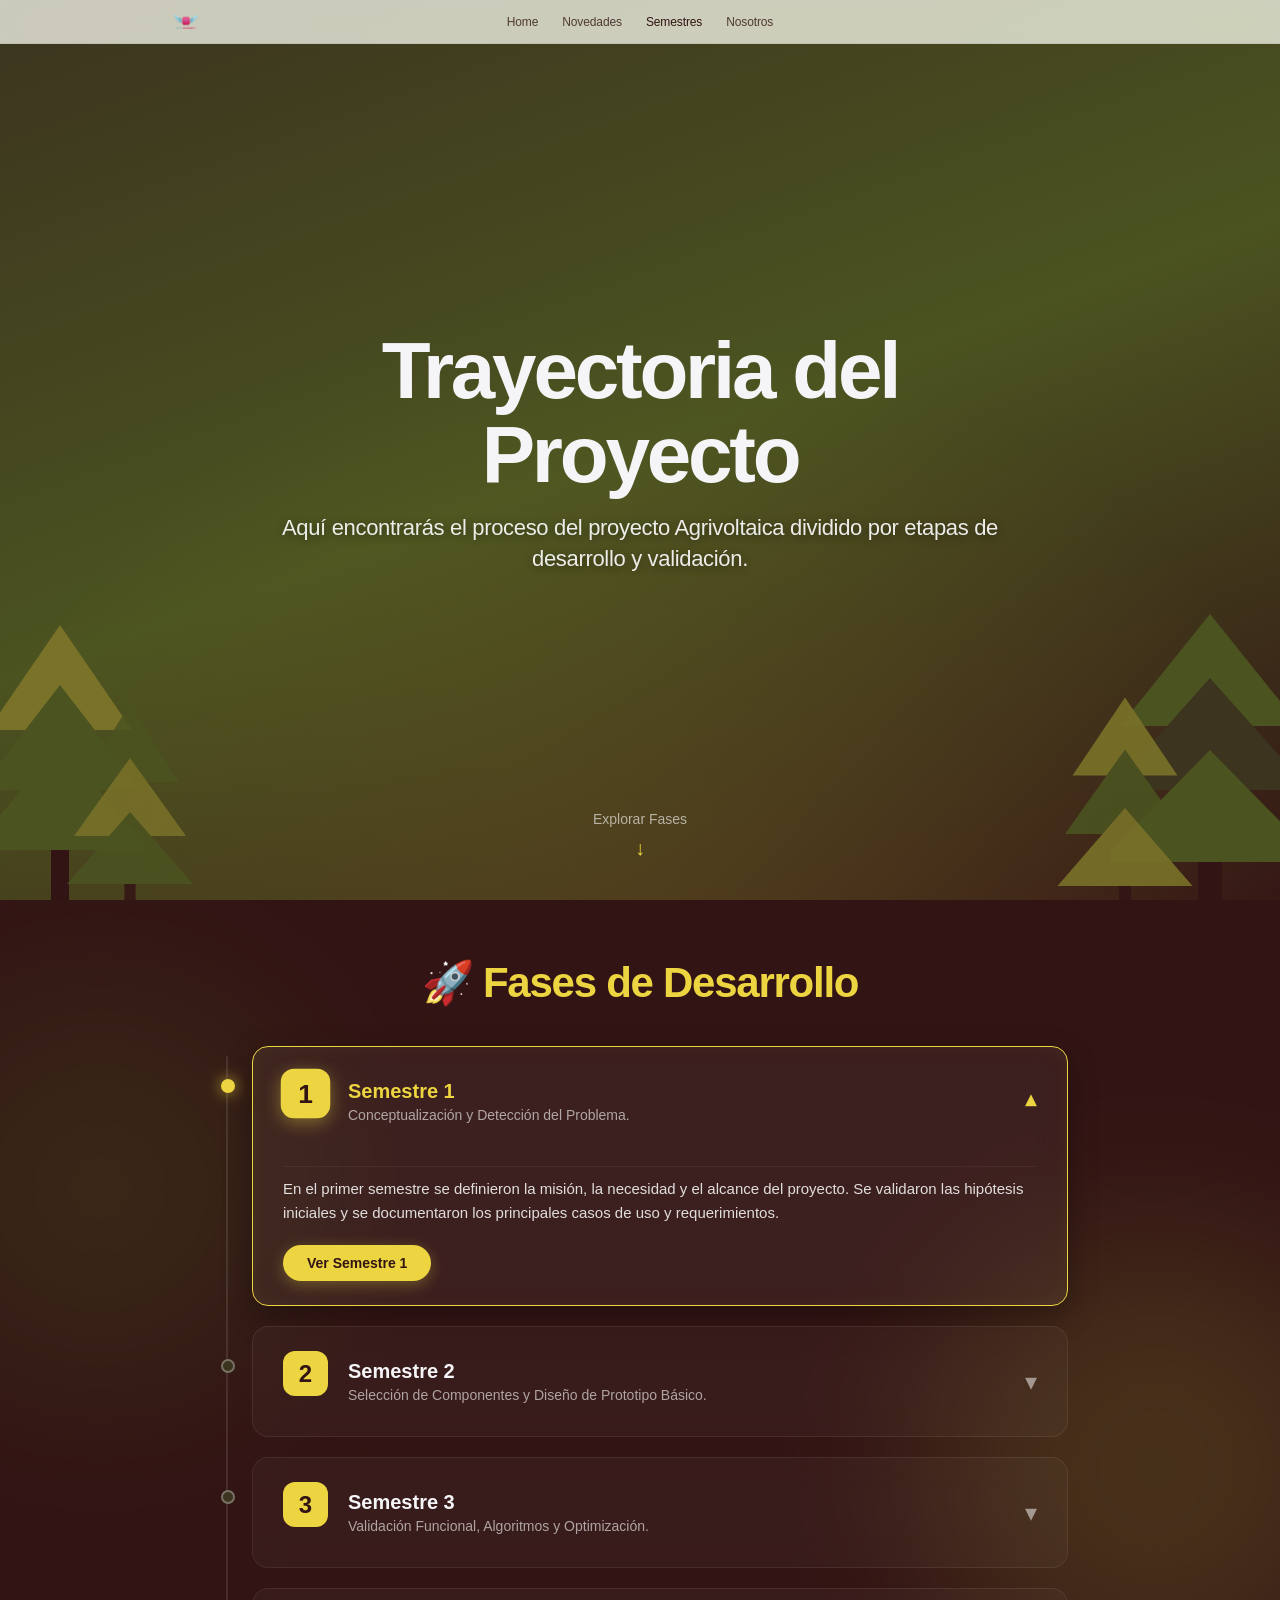
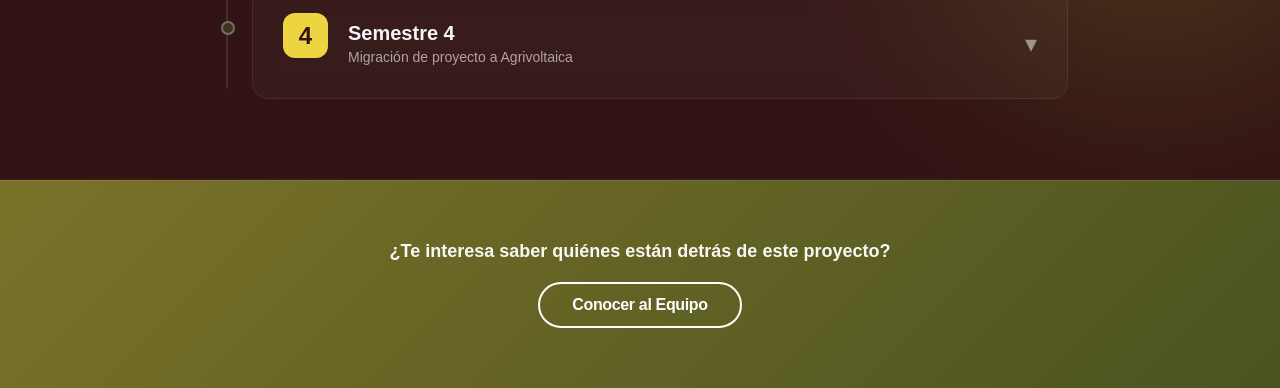
<file: semestres.html>
<!DOCTYPE html>
<html lang="es">
<head>
    <meta charset="UTF-8" />
    <meta name="viewport" content="width=device-width, initial-scale=1" />
    <link rel="icon" type="image/png" href="img/logo1.png">
    <title>Life Bracelet - Trayectoria del Proyecto</title>
    <link rel="stylesheet" href="css/style.css" />
    <style>
        /* ===== GLOBAL PALETTE & DESIGN SYSTEM (Exactamente igual a index.html) ===== */
        :root {
            --c-seal-brown: #321414;
            --c-army-green: #4B5320;
            --c-grasshopper: #7A7229;
            --c-sandstorm: #ECD540;
            --c-dark-olive: #3C341F;
            --c-brass: #B5A642;
            --c-citron: #DDD06A;
            --c-caput: #592720;
            --c-white: #FFFFFF;
            
            --bg-pure-white: #FFFFFF;
            --text-dark: var(--c-seal-brown);
            --text-light: #F5F5F7;

            --apple-nav-bg: rgba(250, 252, 245, 0.75);
            --apple-nav-border: rgba(60, 52, 31, 0.08); 
            --sf-font: -apple-system, BlinkMacSystemFont, "SF Pro Display", "SF Pro Text", "Helvetica Neue", Arial, sans-serif;
        }

        *, *::before, *::after {
            box-sizing: border-box;
        }

        body {
            margin: 0;
            font-family: var(--sf-font);
            background: var(--c-seal-brown); 
            color: var(--text-light);
            padding-top: 44px;
            -webkit-font-smoothing: antialiased;
            -moz-osx-font-smoothing: grayscale;
            overflow-x: hidden;
        }

        /* ===== APPLE-STYLE NAVIGATION ===== */
        .menu-container {
            width: 100%;
            height: 44px;
            background: var(--apple-nav-bg);
            backdrop-filter: saturate(180%) blur(20px);
            -webkit-backdrop-filter: saturate(180%) blur(20px);
            border-bottom: 1px solid var(--apple-nav-border);
            position: fixed;
            top: 0; left: 0; z-index: 9999;
            transition: background 0.3s ease;
        }

        .menu {
            display: flex; justify-content: space-between; align-items: center;
            height: 44px; max-width: 980px; margin: 0 auto; padding: 0 22px; position: relative;
        }

        .logo-img { display: flex; align-items: center; text-decoration: none; flex-shrink: 0; }
        .logo-img img { height: 28px; width: auto; display: block; transition: opacity 0.3s ease; }
        .logo-img:hover img { opacity: 0.7; }
        #menu-toggle { display: none; }
        .menu-icon { display: none; height: 18px; cursor: pointer; z-index: 1001; opacity: 0.8; transition: opacity 0.2s ease; }
        .menu-icon:hover { opacity: 1; }

        .navbar { position: absolute; left: 50%; top: 50%; transform: translate(-50%, -50%); }
        .navbar ul { display: flex; list-style: none; margin: 0; padding: 0; gap: 0; align-items: center; }
        .navbar li { position: relative; }
        
        /* CORRECCIÓN APLICADA AQUÍ: Idéntico al index.html sin font-weight extra en el hover */
        .navbar a {
            color: var(--c-seal-brown); text-decoration: none; font-size: 12px; font-weight: 500;
            letter-spacing: -0.01em; padding: 0 12px; line-height: 44px; display: block;
            opacity: 0.8; transition: opacity 0.15s ease; white-space: nowrap;
        }
        .navbar a:hover, .navbar a.active { opacity: 1; }

        /* ===== COMMON UTILS & TYPOGRAPHY ===== */
        .container { max-width: 900px; margin: 0 auto; padding: 0 22px; }
        
        .section-padding { padding: 60px 0; } 
        
        .section-title {
            font-size: clamp(28px, 4vw, 42px);
            font-weight: 700;
            letter-spacing: -0.03em;
            text-align: center;
            margin: 0 0 40px; 
            line-height: 1.1;
            position: relative;
            z-index: 2;
            color: var(--c-sandstorm);
        }

        /* ===== HERO BANNER (100vh PANTALLA COMPLETA) ===== */
        .header-banner-container {
            position: relative; width: 100%; min-height: 100vh;
            background: linear-gradient(160deg, var(--c-dark-olive) 0%, var(--c-army-green) 50%, var(--c-seal-brown) 100%);
            display: flex; align-items: center; justify-content: center; overflow: hidden;
            margin-top: -44px; 
            padding-top: 44px;
        }

        .header-banner-container::before {
            content: ''; position: absolute; inset: 0;
            background: radial-gradient(circle at 50% 120%, rgba(236, 213, 64, 0.15) 0%, transparent 60%);
            z-index: 0;
        }

        .tree-container { position: absolute; bottom: -10px; z-index: 1; transform-origin: bottom center; pointer-events: none; }
        .tree-left { left: -30px; width: 180px; height: 300px; animation: swayLeft 6s ease-in-out infinite alternate; }
        .tree-left-2 { left: 60px; bottom: -20px; width: 140px; height: 240px; animation: swayLeft 5s ease-in-out infinite alternate-reverse; opacity: 0.85; }
        .tree-right { right: -30px; width: 200px; height: 320px; animation: swayRight 7s ease-in-out infinite alternate; }
        .tree-right-2 { right: 80px; bottom: -25px; width: 150px; height: 260px; animation: swayRight 6s ease-in-out infinite alternate-reverse; opacity: 0.9; }

        @keyframes swayLeft { 0% { transform: rotate(-2deg); } 100% { transform: rotate(4deg); } }
        @keyframes swayRight { 0% { transform: rotate(-4deg); } 100% { transform: rotate(2deg); } }

        .banner-overlay { position: relative; z-index: 2; text-align: center; padding: 0 20px; max-width: 800px; }
        .banner-title {
            font-size: clamp(40px, 7vw, 80px); font-weight: 800; color: var(--text-light);
            letter-spacing: -0.04em; margin: 0 0 16px; text-shadow: 0 10px 30px rgba(0, 0, 0, 0.4);
        }
        .banner-subtitle {
            font-size: clamp(16px, 2.5vw, 22px); color: rgba(255, 255, 255, 0.9);
            margin: 0 0 40px; text-shadow: 0 2px 10px rgba(0, 0, 0, 0.4);
        }

        /* Indicador de Scroll */
        .scroll-indicator {
            position: absolute; bottom: 40px; left: 50%; transform: translateX(-50%);
            display: flex; flex-direction: column; align-items: center; gap: 10px;
            color: rgba(255, 255, 255, 0.6); font-size: 14px; font-weight: 500;
            animation: bounce 2s infinite; z-index: 10;
        }
        .scroll-indicator::after {
            content: '↓'; font-size: 20px; color: var(--c-sandstorm);
        }
        @keyframes bounce {
            0%, 20%, 50%, 80%, 100% { transform: translateY(0) translateX(-50%); }
            40% { transform: translateY(-10px) translateX(-50%); }
            60% { transform: translateY(-5px) translateX(-50%); }
        }

        /* ===== TIMELINE ACORDEÓN (SEMESTRES) ===== */
        .semestres-section {
            background: var(--c-seal-brown); position: relative; overflow: hidden;
            border-bottom: 1px solid rgba(255,255,255,0.05);
        }

        /* Orbes de fondo sutiles para cohesión */
        .orb {
            position: absolute; border-radius: 50%; filter: blur(90px); z-index: 0; opacity: 0.3;
            animation: floatOrb 12s infinite alternate ease-in-out; pointer-events: none;
        }
        .orb-1 { width: 400px; height: 400px; background: var(--c-army-green); top: 10%; left: -100px; }
        .orb-2 { width: 450px; height: 450px; background: var(--c-grasshopper); bottom: 10%; right: -100px; animation-delay: -5s; }
        @keyframes floatOrb {
            0% { transform: translate(0, 0) scale(1); }
            100% { transform: translate(30px, 30px) scale(1.1); }
        }

        .timeline-container {
            position: relative; z-index: 2; padding-left: 40px;
        }
        .timeline-container::before {
            content: ''; position: absolute; left: 14px; top: 10px; bottom: 10px;
            width: 2px; background: rgba(255, 255, 255, 0.1); border-radius: 2px;
        }

        .semestre-card {
            background: rgba(255, 255, 255, 0.03);
            backdrop-filter: blur(15px); -webkit-backdrop-filter: blur(15px);
            border: 1px solid rgba(255, 255, 255, 0.08);
            border-radius: 16px; margin-bottom: 20px; 
            transition: all 0.4s cubic-bezier(0.25, 1, 0.5, 1);
            position: relative;
        }
        
        .semestre-card::before {
            content: ''; position: absolute; left: -32px; top: 32px;
            width: 14px; height: 14px; background: var(--c-dark-olive);
            border: 2px solid rgba(255, 255, 255, 0.3); border-radius: 50%;
            transition: all 0.3s ease; z-index: 2;
        }

        .semestre-card:hover {
            background: rgba(255, 255, 255, 0.06); border-color: rgba(181, 166, 66, 0.3);
        }
        .semestre-card:hover::before {
            border-color: var(--c-sandstorm); box-shadow: 0 0 10px rgba(236, 213, 64, 0.5);
        }

        .semestre-card.active {
            background: rgba(255, 255, 255, 0.05);
            border-color: var(--c-sandstorm);
            box-shadow: 0 10px 30px rgba(0, 0, 0, 0.3), inset 0 0 20px rgba(236, 213, 64, 0.05);
        }
        .semestre-card.active::before {
            background: var(--c-sandstorm); border-color: var(--c-sandstorm);
            box-shadow: 0 0 15px rgba(236, 213, 64, 0.8);
        }

        .card-head {
            padding: 24px 30px; display: flex; align-items: center; justify-content: space-between;
            cursor: pointer; gap: 20px;
        }

        .card-title-group {
            display: flex; align-items: center; gap: 20px; flex: 1;
        }

        .card-icon {
            font-size: 24px; font-weight: 800; color: var(--c-seal-brown);
            background: var(--c-sandstorm); width: 45px; height: 45px;
            display: flex; align-items: center; justify-content: center;
            border-radius: 12px; flex-shrink: 0; transition: transform 0.3s;
        }
        .semestre-card.active .card-icon {
            transform: scale(1.1); box-shadow: 0 4px 15px rgba(236, 213, 64, 0.4);
        }

        .card-title h3 {
            font-size: 20px; font-weight: 700; color: var(--text-light); margin: 0 0 4px;
            transition: color 0.3s;
        }
        .semestre-card.active .card-title h3 { color: var(--c-sandstorm); }
        
        .card-sub {
            font-size: 14px; color: rgba(255, 255, 255, 0.6); margin: 0; font-weight: 400;
        }

        .toggle-icon {
            font-size: 24px; color: rgba(255, 255, 255, 0.5); transition: transform 0.4s ease, color 0.3s;
        }
        .semestre-card.active .toggle-icon {
            transform: rotate(180deg); color: var(--c-sandstorm);
        }

        /* Magia del Acordeón con Grid CSS puro */
        .card-details-wrapper {
            display: grid; grid-template-rows: 0fr; transition: grid-template-rows 0.4s cubic-bezier(0.25, 1, 0.5, 1);
        }
        .semestre-card.active .card-details-wrapper {
            grid-template-rows: 1fr;
        }
        
        .card-details-inner {
            overflow: hidden; padding: 0 30px;
        }
        
        .card-details-content {
            padding-bottom: 24px; padding-top: 10px; border-top: 1px solid rgba(255, 255, 255, 0.05);
            margin-top: 10px;
        }

        .card-details-content p {
            font-size: 15px; line-height: 1.6; color: rgba(255, 255, 255, 0.85); margin: 0 0 20px;
        }

        .card-actions {
            display: flex; gap: 12px; flex-wrap: wrap;
        }

        /* Botones integrados a la paleta */
        .btn-primary {
            display: inline-block; background: var(--c-sandstorm); color: var(--c-seal-brown);
            font-size: 14px; font-weight: 600; padding: 10px 24px; border-radius: 50px;
            text-decoration: none; transition: all 0.3s ease; box-shadow: 0 4px 15px rgba(236, 213, 64, 0.3);
        }
        .btn-primary:hover { transform: translateY(-2px); background: var(--c-brass); color: #fff; box-shadow: 0 6px 20px rgba(181, 166, 66, 0.5); }

        .btn-ghost {
            display: inline-block; background: rgba(255, 255, 255, 0.05); color: #fff;
            border: 1px solid rgba(255, 255, 255, 0.2);
            font-size: 14px; font-weight: 500; padding: 10px 24px; border-radius: 50px;
            text-decoration: none; transition: all 0.3s ease;
        }
        .btn-ghost:hover { background: rgba(255, 255, 255, 0.1); border-color: var(--c-sandstorm); color: var(--c-sandstorm); }

        /* ===== CTA (Compact Gradient Igual a index.html) ===== */
        .cta-section {
            padding: 60px 22px; text-align: center;
            background: linear-gradient(135deg, var(--c-grasshopper) 0%, var(--c-army-green) 100%);
            color: #fff;
            border-top: 1px solid rgba(255,255,255,0.1);
        }
        .cta-content { max-width: 700px; margin: 0 auto; }
        .cta-section p { font-size: 18px; font-weight: 600; color: rgba(255, 255, 255, 0.95); margin: 0 auto 20px; }

        .btn-secondary {
            display: inline-block; background: transparent; border: 2px solid #fff; color: #fff;
            font-size: 16px; font-weight: 600; padding: 12px 32px; border-radius: 50px; text-decoration: none;
            transition: all 0.3s ease;
        }
        .btn-secondary:hover { background: #fff; color: var(--c-army-green); transform: scale(1.05); box-shadow: 0 8px 20px rgba(0,0,0,0.3); }

        /* ===== SCROLL ANIMATIONS ===== */
        .slide-up { opacity: 0; transform: translateY(30px); transition: opacity 0.8s cubic-bezier(0.25, 1, 0.5, 1), transform 0.8s cubic-bezier(0.25, 1, 0.5, 1); }
        .slide-left { opacity: 0; transform: translateX(-30px); transition: opacity 0.8s cubic-bezier(0.25, 1, 0.5, 1), transform 0.8s cubic-bezier(0.25, 1, 0.5, 1); }
        .slide-right { opacity: 0; transform: translateX(30px); transition: opacity 0.8s cubic-bezier(0.25, 1, 0.5, 1), transform 0.8s cubic-bezier(0.25, 1, 0.5, 1); }
        .fade-in { opacity: 0; transform: scale(0.95); transition: opacity 0.8s cubic-bezier(0.25, 1, 0.5, 1), transform 0.8s cubic-bezier(0.25, 1, 0.5, 1); }
        .slide-up.visible, .slide-left.visible, .slide-right.visible, .fade-in.visible { opacity: 1; transform: translate(0) scale(1); }
        .delay-200 { transition-delay: 0.1s; }
        .delay-400 { transition-delay: 0.2s; }
        .delay-600 { transition-delay: 0.3s; }

        /* ===== RESPONSIVE ===== */
        @media (max-width: 768px) {
            .menu { padding: 0 16px; }
            .menu-icon { display: block; }
            .navbar {
                position: fixed; top: 0; right: -100%; left: auto; transform: none; width: 260px; height: 100vh;
                background: rgba(28, 28, 30, 0.97); backdrop-filter: blur(20px); flex-direction: column; justify-content: center;
                transition: right 0.4s cubic-bezier(0.65, 0, 0.35, 1); z-index: 9998; display: flex;
            }
            .navbar ul { flex-direction: column; gap: 8px; text-align: center; }
            .navbar a { color: #f5f5f7; font-size: 17px; padding: 12px 30px; opacity: 0.86; }
            #menu-toggle:checked ~ .navbar { right: 0; }
            .menu-overlay { display: none; position: fixed; inset: 0; background: rgba(0, 0, 0, 0.4); z-index: 9997; }
            #menu-toggle:checked ~ .menu-overlay { display: block; }
            
            .tree-container { display: none; }
            
            .timeline-container { padding-left: 20px; }
            .timeline-container::before { left: 4px; }
            .semestre-card::before { left: -22px; width: 10px; height: 10px; }
            
            .card-head { padding: 20px; flex-wrap: wrap; }
            .card-title-group { width: 100%; justify-content: space-between; margin-bottom: 5px;}
            .card-icon { width: 35px; height: 35px; font-size: 18px; }
            .card-title h3 { font-size: 18px; }
            .toggle-icon { display: none; } /* Ocultar chevron en movil para ahorrar espacio */
            .card-actions { flex-direction: column; }
            .btn-primary, .btn-ghost { text-align: center; width: 100%; }
        }
    </style>
</head>
<body>

    <!-- MENÚ APPLE-STYLE IDÉNTICO AL INDEX -->
    <div class="menu-container">
        <div class="menu">
            <a href="index.html" class="logo-img">
                <img src="img/logo.png" alt="Life Bracelet Logo" class="logo-icon"/>
            </a>
            <input type="checkbox" id="menu-toggle">
            <label for="menu-toggle">
                <img src="img/menu.png" class="menu-icon" alt="Menú" />
            </label>
            <nav class="navbar">
                <ul>
                    <li><a href="index.html">Home</a></li>
                    <li><a href="novedades.html">Novedades</a></li>
                    <li><a href="semestres.html" class="active">Semestres</a></li>
                    <li><a href="nosotros.html">Nosotros</a></li>
                </ul>
            </nav>
            <div class="menu-overlay"></div>
        </div>
    </div>

    <!-- HERO SECTION (Pantalla Completa) -->
    <header class="header">
        <div class="header-banner-container fade-in">
            <!-- Árboles Animados -->
            <div class="tree-container tree-left">
                <svg viewBox="0 0 100 200" preserveAspectRatio="none" width="100%" height="100%"><rect x="45" y="150" width="10" height="50" fill="#321414" /><polygon points="50,10 90,80 10,80" fill="#7A7229" /><polygon points="50,50 95,120 5,120" fill="#4B5320" /><polygon points="50,90 100,160 0,160" fill="#4B5320" /></svg>
            </div>
            <div class="tree-container tree-left-2">
                <svg viewBox="0 0 100 200" preserveAspectRatio="none" width="100%" height="100%"><rect x="46" y="160" width="8" height="40" fill="#321414" /><polygon points="50,20 85,85 15,85" fill="#4B5320" /><polygon points="50,65 90,130 10,130" fill="#7A7229" /><polygon points="50,110 95,170 5,170" fill="#4B5320" /></svg>
            </div>
            <div class="tree-container tree-right">
                <svg viewBox="0 0 100 200" preserveAspectRatio="none" width="100%" height="100%"><rect x="44" y="150" width="12" height="50" fill="#321414" /><polygon points="50,15 95,85 5,85" fill="#4B5320" /><polygon points="50,55 100,125 0,125" fill="#3C341F" /><polygon points="50,100 105,170 -5,170" fill="#4B5320" /></svg>
            </div>
            <div class="tree-container tree-right-2">
                <svg viewBox="0 0 100 200" preserveAspectRatio="none" width="100%" height="100%"><rect x="46" y="160" width="8" height="40" fill="#321414" /><polygon points="50,25 85,85 15,85" fill="#7A7229" /><polygon points="50,65 90,130 10,130" fill="#4B5320" /><polygon points="50,110 95,170 5,170" fill="#7A7229" /></svg>
            </div>

            <div class="banner-overlay">
                <h1 class="banner-title">Trayectoria del Proyecto</h1>
                <p class="banner-subtitle">Aquí encontrarás el proceso del proyecto Agrivoltaica dividido por etapas de desarrollo y validación.</p>
            </div>
            
            <div class="scroll-indicator">Explorar Fases</div>
        </div>
    </header>

    <!-- TIMELINE ACORDEÓN -->
    <main class="section-padding semestres-section">
        <div class="orb orb-1"></div>
        <div class="orb orb-2"></div>
        <div class="container">
            <h2 class="section-title slide-up">🚀 Fases de Desarrollo</h2>
            
            <div class="timeline-container" id="semestres-options">
                
                <!-- Semestre 1 -->
                <article class="semestre-card slide-left" role="button" tabindex="0" aria-expanded="false">
                    <div class="card-head">
                        <div class="card-title-group">
                            <span class="card-icon">1</span>
                            <div class="card-title">
                                <h3>Semestre 1</h3>
                                <p class="card-sub">Conceptualización y Detección del Problema.</p>
                            </div>
                        </div>
                        <span class="toggle-icon" aria-hidden="true">▾</span>
                    </div>
                    <div class="card-details-wrapper">
                        <div class="card-details-inner">
                            <div class="card-details-content">
                                <p>En el primer semestre se definieron la misión, la necesidad y el alcance del proyecto. Se validaron las hipótesis iniciales y se documentaron los principales casos de uso y requerimientos.</p>
                                <div class="card-actions">
                                    <a href="semestre1.html" class="btn-primary">Ver Semestre 1</a>
                                </div>
                            </div>
                        </div>
                    </div>
                </article>
                
                <!-- Semestre 2 -->
                <article class="semestre-card slide-left delay-200" role="button" tabindex="0" aria-expanded="false">
                    <div class="card-head">
                        <div class="card-title-group">
                            <span class="card-icon">2</span>
                            <div class="card-title">
                                <h3>Semestre 2</h3>
                                <p class="card-sub">Selección de Componentes y Diseño de Prototipo Básico.</p>
                            </div>
                        </div>
                        <span class="toggle-icon" aria-hidden="true">▾</span>
                    </div>
                    <div class="card-details-wrapper">
                        <div class="card-details-inner">
                            <div class="card-details-content">
                                <p>El segundo semestre se enfocó en la selección de sensores, microcontroladores y en la creación de los primeros prototipos funcionales. Se realizaron pruebas de integración y mediciones preliminares.</p>
                                <div class="card-actions">
                                    <a href="semestre2.html" class="btn-primary">Ver Semestre 2</a>
                                    <a href="img/EstadodelArte.pdf" class="btn-ghost" target="_blank">Descargar Estado del Arte</a>
                                </div>
                            </div>
                        </div>
                    </div>
                </article>
                
                <!-- Semestre 3 -->
                <article class="semestre-card slide-left delay-400" role="button" tabindex="0" aria-expanded="false">
                    <div class="card-head">
                        <div class="card-title-group">
                            <span class="card-icon">3</span>
                            <div class="card-title">
                                <h3>Semestre 3</h3>
                                <p class="card-sub">Validación Funcional, Algoritmos y Optimización.</p>
                            </div>
                        </div>
                        <span class="toggle-icon" aria-hidden="true">▾</span>
                    </div>
                    <div class="card-details-wrapper">
                        <div class="card-details-inner">
                            <div class="card-details-content">
                                <p>En este semestre se implementaron los algoritmos de detección, se validó el rendimiento del prototipo y se optimizó consumo y fiabilidad. Se recorrieron ciclos de prueba-errores y ajuste de parámetros.</p>
                                <div class="card-actions">
                                    <a href="semestre3.html" class="btn-primary">Ver Semestre 3</a>
                                    <a href="img/LifeBracelet3erSem.pdf" class="btn-ghost" target="_blank">Descargar Avance del Proyecto</a>
                                </div>
                            </div>
                        </div>
                    </div>
                </article>

                <!-- Semestre 4 -->
                <article class="semestre-card slide-left delay-600" role="button" tabindex="0" aria-expanded="false">
                    <div class="card-head">
                        <div class="card-title-group">
                            <span class="card-icon">4</span>
                            <div class="card-title">
                                <h3>Semestre 4</h3>
                                <p class="card-sub">Migración de proyecto a Agrivoltaica</p>
                            </div>
                        </div>
                        <span class="toggle-icon" aria-hidden="true">▾</span>
                    </div>
                    <div class="card-details-wrapper">
                        <div class="card-details-inner">
                            <div class="card-details-content">
                                <p>En el cuarto semestre se realizaron las pruebas finales con usuarios, se afinó la estética y usabilidad del hardware, y se consolidó el proyecto para su presentación y lanzamiento oficial.</p>
                                <div class="card-actions">
                                    <a href="semestre4.html" class="btn-primary">Ver Semestre 4</a>
                                </div>
                            </div>
                        </div>
                    </div>
                </article>

            </div>
        </div>
    </main>
    
    <!-- CTA COMPACTO -->
    <section class="cta-section">
        <div class="cta-content fade-in">
            <p>¿Te interesa saber quiénes están detrás de este proyecto?</p>
            <a href="nosotros.html" class="btn-secondary">Conocer al Equipo</a>
        </div>
    </section>

    <script>
        document.addEventListener('DOMContentLoaded', function() {
            // IntersectionObserver Animaciones Scroll
            const observerOptions = { root: null, rootMargin: '0px', threshold: 0.15 };
            const observer = new IntersectionObserver((entries) => {
                entries.forEach(entry => {
                    if (entry.isIntersecting) {
                        entry.target.classList.add('visible');
                        observer.unobserve(entry.target);
                    }
                });
            }, observerOptions);
            document.querySelectorAll('.slide-up, .slide-left, .slide-right, .fade-in').forEach(el => observer.observe(el));

            // LÓGICA DEL ACORDEÓN (Smooth Grid-Row Transition)
            const cards = document.querySelectorAll('.semestre-card');

            cards.forEach(card => {
                const head = card.querySelector('.card-head');
                
                // Evento click en la cabecera del acordeón
                head.addEventListener('click', function(e) {
                    // Prevenir si se hace clic directamente en botones de acción internos (por si acaso cambian diseño futuro)
                    if (e.target.closest('a')) return;

                    const isActive = card.classList.contains('active');
                    
                    // Cerrar todas las demás tarjetas
                    cards.forEach(c => {
                        c.classList.remove('active');
                        c.setAttribute('aria-expanded', 'false');
                    });
                    
                    // Si no estaba activa, abrirla
                    if (!isActive) {
                        card.classList.add('active');
                        card.setAttribute('aria-expanded', 'true');
                    }
                });

                // Accesibilidad con teclado
                card.addEventListener('keydown', function(e) {
                    if (e.key === 'Enter' || e.key === ' ') {
                        e.preventDefault();
                        head.click();
                    }
                });
            });

            // Abrir el Semestre 1 por defecto al cargar la página
            if(cards.length > 0) {
                cards[0].classList.add('active');
                cards[0].setAttribute('aria-expanded', 'true');
            }
            
            // Cierre del menú móvil al hacer clic fuera
            const menuToggle = document.getElementById('menu-toggle');
            const menuOverlay = document.querySelector('.menu-overlay');
            if (menuOverlay) {
                menuOverlay.addEventListener('click', () => {
                    menuToggle.checked = false;
                });
            }
        });
    </script>
</body>
</html>
</file>
<file: css/style.css>
/* ===== APPLE-INSPIRED DESIGN SYSTEM ===== */
:root {
    --apple-blue: #0071e3;
    --apple-blue-hover: #0077ed;
    --apple-dark: #1d1d1f;
    --apple-gray: #6e6e73;
    --apple-light-gray: #f5f5f7;
    --apple-white: #ffffff;
    --apple-nav-bg: rgba(255, 255, 255, 0.72);
    --apple-nav-border: rgba(0, 0, 0, 0.08);
    --color-rosa: #ec1763;
    --color-azul-claro: #7bbde8;
    --sf-font: -apple-system, BlinkMacSystemFont, "SF Pro Display", "SF Pro Text", "Helvetica Neue", Arial, sans-serif;
}

*, *::before, *::after {
    box-sizing: border-box;
}

body {
    margin: 0;
    font-family: var(--sf-font);
    background: #fff;
    color: var(--apple-dark);
    padding-top: 44px;
    -webkit-font-smoothing: antialiased;
    -moz-osx-font-smoothing: grayscale;
}

/* ===== APPLE-STYLE NAVIGATION ===== */
.menu-container {
    width: 100%;
    height: 44px;
    background: var(--apple-nav-bg);
    backdrop-filter: saturate(180%) blur(20px);
    -webkit-backdrop-filter: saturate(180%) blur(20px);
    border-bottom: 1px solid var(--apple-nav-border);
    position: fixed;
    top: 0;
    left: 0;
    z-index: 9999;
    transition: background 0.3s ease;
}

.menu {
    display: flex;
    justify-content: space-between;
    align-items: center;
    height: 44px;
    max-width: 980px;
    margin: 0 auto;
    padding: 0 22px;
    position: relative;
}

.logo-img {
    display: flex;
    align-items: center;
    text-decoration: none;
    flex-shrink: 0;
}

.logo-img img {
    height: 28px;
    width: auto;
    display: block;
    transition: opacity 0.3s ease;
}

.logo-img:hover img {
    opacity: 0.7;
}

#menu-toggle {
    display: none;
}

.menu-icon {
    display: none;
    height: 18px;
    cursor: pointer;
    z-index: 1001;
    opacity: 0.8;
    transition: opacity 0.2s ease;
}

.menu-icon:hover {
    opacity: 1;
}

/* Centered navbar */
.navbar {
    position: absolute;
    left: 50%;
    top: 50%;
    transform: translate(-50%, -50%);
}

.navbar ul {
    display: flex;
    list-style: none;
    margin: 0;
    padding: 0;
    gap: 0;
    align-items: center;
}

.navbar li {
    position: relative;
}

.navbar a {
    color: var(--apple-dark);
    text-decoration: none;
    font-size: 12px;
    font-weight: 400;
    letter-spacing: -0.01em;
    padding: 0 12px;
    line-height: 44px;
    display: block;
    opacity: 0.8;
    transition: opacity 0.15s ease;
    white-space: nowrap;
}

.navbar a:hover {
    opacity: 1;
}

.navbar a.active {
    opacity: 1;
}

/* Remove old pseudo-element effects */
.navbar a::before,
.navbar a::after {
    display: none;
}

/* ===== HEADER WRAPPER ===== */
.header {
    position: relative;
}

/* ===== BANNER / HERO — APPLE STYLE ===== */
.header-banner-container {
    position: relative;
    width: 100%;
    min-height: 600px;
    background: linear-gradient(160deg, #0a1628 0%, #1a3a5c 40%, #0d2137 100%);
    display: flex;
    align-items: center;
    justify-content: center;
    overflow: hidden;
}

.header-banner-container::before {
    content: '';
    position: absolute;
    inset: 0;
    background:
        radial-gradient(ellipse 70% 50% at 20% 60%, rgba(0, 113, 227, 0.25) 0%, transparent 60%),
        radial-gradient(ellipse 60% 40% at 80% 30%, rgba(123, 189, 232, 0.18) 0%, transparent 55%);
    z-index: 0;
}

.banner-overlay {
    position: relative;
    z-index: 1;
    text-align: center;
    padding: 80px 40px;
    max-width: 800px;
}

.banner-title {
    font-size: clamp(40px, 7vw, 80px);
    font-weight: 700;
    color: #f5f5f7;
    letter-spacing: -0.04em;
    line-height: 1.05;
    margin: 0 0 16px;
    animation: none !important;
    text-shadow: none !important;
}

.banner-subtitle {
    font-size: clamp(17px, 2.5vw, 24px);
    font-weight: 400;
    color: rgba(245, 245, 247, 0.72);
    letter-spacing: -0.015em;
    line-height: 1.4;
    margin: 0 0 36px;
}

.btn.banner-btn {
    display: inline-block;
    background: var(--apple-blue);
    color: #fff;
    font-size: 17px;
    font-weight: 400;
    letter-spacing: -0.022em;
    padding: 12px 24px;
    border-radius: 980px;
    text-decoration: none;
    transition: background 0.2s ease, transform 0.15s ease;
}

.btn.banner-btn:hover {
    background: var(--apple-blue-hover);
    transform: scale(1.02);
}

/* ===== SECTION TITLES — APPLE STYLE ===== */
.section-title {
    font-size: clamp(28px, 4vw, 48px);
    font-weight: 700;
    letter-spacing: -0.03em;
    color: var(--apple-dark);
    text-align: center;
    margin: 0 0 40px;
    line-height: 1.08;
}

/* Reset any underline decoration from old CSS */
.section-title::after,
.section-title:after {
    display: none;
}

.section-padding {
    padding: 80px 22px;
}

.container {
    max-width: 980px;
    margin: 0 auto;
}

/* ===== CARDS — APPLE STYLE ===== */
.card-group {
    display: grid;
    grid-template-columns: repeat(auto-fit, minmax(280px, 1fr));
    gap: 20px;
}

.card {
    background: var(--apple-light-gray);
    border-radius: 18px;
    padding: 40px 32px;
    text-align: center;
    transition: transform 0.3s ease, box-shadow 0.3s ease;
    position: relative;
    overflow: hidden;
    border-top: none;
    box-shadow: none;
    flex: unset;
}

.card::before {
    display: none;
}

.card:hover {
    transform: translateY(-6px);
    box-shadow: 0 20px 40px rgba(0, 0, 0, 0.1);
    animation: none;
}

.card-icon {
    display: block;
    font-size: 40px;
    margin-bottom: 16px;
    transition: transform 0.3s ease;
}

.card:hover .card-icon {
    transform: scale(1.12);
}

.card h3 {
    font-size: 21px;
    font-weight: 600;
    letter-spacing: -0.02em;
    color: var(--apple-dark);
    margin: 0 0 12px;
}

.card p {
    font-size: 15px;
    font-weight: 400;
    color: var(--apple-gray);
    line-height: 1.6;
    margin: 0;
}

/* ===== CAROUSEL — APPLE STYLE ===== */
.carousel-section {
    padding: 60px 0 80px;
    background: var(--apple-white);
    position: relative;
    overflow: hidden;
}

.carousel-section::before {
    display: none;
}

.carousel-container {
    max-width: 1200px;
    margin: 0 auto;
    position: relative;
    overflow: hidden;
}

.carousel-track {
    display: flex;
    gap: 20px;
    transition: transform 0.5s ease;
    padding: 10px 22px 20px;
    width: max-content;
}

.carousel-item {
    min-width: 340px;
    flex: 0 0 340px;
    background: var(--apple-light-gray);
    border-radius: 18px;
    overflow: hidden;
    box-shadow: none;
    transition: transform 0.4s ease, box-shadow 0.4s ease;
    position: relative;
    height: auto;
    max-width: unset;
}

.carousel-item:hover {
    transform: translateY(-6px) scale(1.01);
    box-shadow: 0 20px 40px rgba(0, 0, 0, 0.1);
}

.carousel-item img {
    width: 100%;
    height: 220px;
    object-fit: cover;
    display: block;
    transition: transform 0.5s ease;
    filter: none;
}

.carousel-item:hover img {
    transform: scale(1.04);
    filter: none;
}

.carousel-overlay {
    position: absolute;
    top: 0;
    left: 0;
    width: 100%;
    height: 220px;
    background: rgba(0, 0, 0, 0.55);
    display: flex;
    align-items: center;
    justify-content: center;
    opacity: 0;
    transition: opacity 0.35s ease;
    pointer-events: none;
}

.carousel-item:hover .carousel-overlay {
    opacity: 1;
    pointer-events: all;
}

.carousel-btn {
    background: rgba(255, 255, 255, 0.92);
    color: var(--apple-dark);
    padding: 10px 22px;
    border-radius: 980px;
    text-decoration: none;
    font-size: 14px;
    font-weight: 500;
    letter-spacing: -0.01em;
    transition: background 0.2s ease, transform 0.15s ease;
    box-shadow: none;
    text-transform: none;
    letter-spacing: normal;
}

.carousel-btn:hover {
    background: #fff;
    transform: scale(1.04);
    color: var(--apple-dark);
}

.carousel-title {
    padding: 18px 20px;
    font-size: 15px;
    font-weight: 500;
    letter-spacing: -0.015em;
    color: var(--apple-dark);
    background: var(--apple-light-gray);
    position: static;
    border-radius: 0;
    transform: none;
    pointer-events: auto;
    width: auto;
}

.carousel-item:hover .carousel-title {
    transform: none;
}

/* ===== FEATURES — APPLE STYLE ===== */
.features {
    background: var(--apple-light-gray) !important;
    background-size: unset !important;
    animation: none !important;
    color: var(--apple-dark) !important;
    border-radius: 0 !important;
    padding: 80px 22px !important;
}

.feature-item {
    display: flex;
    align-items: center;
    gap: 60px;
    margin-bottom: 80px;
    background: none !important;
    padding: 0 !important;
    border-radius: 0 !important;
    box-shadow: none !important;
}

.feature-item:last-child {
    margin-bottom: 0;
}

.feature-item:hover {
    transform: none !important;
    box-shadow: none !important;
}

.feature-item.reverse {
    flex-direction: row-reverse;
}

.feature-text {
    flex: 1;
    max-width: unset;
}

.feature-text h3 {
    font-size: 28px;
    font-weight: 600;
    letter-spacing: -0.025em;
    color: var(--apple-dark);
    margin: 0 0 14px;
    line-height: 1.15;
    animation: none;
}

.feature-text p {
    font-size: 17px;
    line-height: 1.65;
    color: var(--apple-gray);
    margin: 0;
    animation: none;
}

.feature-text ul {
    padding: 0 0 0 18px;
    margin: 0;
    list-style: disc;
}

.feature-text ul li {
    font-size: 15px;
    line-height: 1.7;
    color: var(--apple-gray);
    margin-bottom: 8px;
    padding-left: 0;
}

.feature-text ul li::before {
    display: none;
}

.feature-image {
    flex: 1;
    min-height: 200px;
    background: rgba(0, 113, 227, 0.06);
    border-radius: 18px;
    max-width: unset;
    padding: 0;
    box-shadow: none;
}

.feature-item::after {
    display: none;
}

/* ===== DARK SECTION — APPLE STYLE ===== */
.dark-section {
    background: var(--apple-dark) !important;
    color: #f5f5f7 !important;
    position: relative;
    overflow: hidden;
    border-radius: 0 !important;
    animation: none !important;
}

.dark-section::before {
    content: '';
    position: absolute;
    inset: 0;
    background:
        radial-gradient(ellipse 60% 50% at 15% 85%, rgba(0, 113, 227, 0.12) 0%, transparent 55%),
        radial-gradient(ellipse 50% 40% at 85% 15%, rgba(123, 189, 232, 0.1) 0%, transparent 50%);
    z-index: 0;
    pointer-events: none;
}

.dark-section .container {
    position: relative;
    z-index: 1;
}

.dark-section .section-title {
    color: #f5f5f7 !important;
}

.dark-section .card {
    background: rgba(255, 255, 255, 0.06) !important;
    border: 1px solid rgba(255, 255, 255, 0.1) !important;
    border-top: none !important;
}

.dark-section .card h3 {
    color: #f5f5f7 !important;
}

.dark-section .card p {
    color: rgba(245, 245, 247, 0.72) !important;
}

.dark-section .feature-text h3 {
    color: #f5f5f7 !important;
}

.dark-section .feature-text p,
.dark-section .feature-text ul li {
    color: rgba(245, 245, 247, 0.72) !important;
}

/* ===== TECH GRID ===== */
.tech-grid {
    display: grid !important;
    grid-template-columns: repeat(auto-fit, minmax(300px, 1fr));
    gap: 30px;
    flex-wrap: unset;
    justify-content: unset;
}

.tech-grid .feature-item {
    flex-direction: column !important;
    gap: 20px;
    margin-bottom: 0;
    background: rgba(255, 255, 255, 0.05) !important;
    border: 1px solid rgba(255, 255, 255, 0.1) !important;
    border-radius: 18px !important;
    padding: 36px 32px !important;
    box-shadow: none !important;
}

.tech-grid .feature-item:hover {
    transform: none !important;
    box-shadow: none !important;
}

.tech-grid .feature-image {
    display: none;
}

/* ===== CTA — APPLE STYLE ===== */
.cta {
    padding: 80px 22px;
    text-align: center;
}

.cta.bg-rosa {
    background: linear-gradient(160deg, var(--color-rosa) 0%, #c0104e 100%) !important;
}

.cta h2 {
    font-size: clamp(24px, 4vw, 40px);
    font-weight: 700;
    letter-spacing: -0.03em;
    color: #fff !important;
    margin: 0 0 16px;
    line-height: 1.1;
}

.cta p {
    font-size: 17px;
    color: rgba(255, 255, 255, 0.82) !important;
    line-height: 1.6;
    max-width: 600px;
    margin: 0 auto 32px;
    font-weight: 400;
}

.btn-secondary {
    display: inline-block;
    background: rgba(255, 255, 255, 0.18);
    border: 1px solid rgba(255, 255, 255, 0.4);
    color: #fff !important;
    font-size: 17px;
    font-weight: 400;
    letter-spacing: -0.022em;
    padding: 12px 24px;
    border-radius: 980px;
    text-decoration: none;
    transition: background 0.2s ease, transform 0.15s ease;
    text-transform: none;
    box-shadow: none;
}

.btn-secondary:hover {
    background: rgba(255, 255, 255, 0.28);
    transform: scale(1.02);
    color: #fff !important;
}

/* ===== PARTICLES — SUBTLE ===== */
.particles-container {
    position: absolute;
    top: 0;
    left: 0;
    width: 100%;
    height: 100%;
    z-index: 0;
    pointer-events: none;
}

.particle {
    position: absolute;
    border-radius: 50%;
    background: rgba(255, 255, 255, 0.4);
    animation: float 18s infinite linear;
    width: 4px;
    height: 4px;
}

.particle.blue {
    background: rgba(123, 189, 232, 0.5);
}

.particle.pink {
    background: rgba(236, 23, 99, 0.3);
}

@keyframes float {
    0% { transform: translateY(0) rotate(0deg); opacity: 0.5; }
    50% { transform: translateY(-18px) rotate(180deg); opacity: 0.9; }
    100% { transform: translateY(0) rotate(360deg); opacity: 0.5; }
}

/* ===== SCROLL ANIMATIONS ===== */
.slide-up,
.slide-left,
.slide-right,
.fade-in {
    opacity: 0;
    transition: opacity 0.7s ease, transform 0.7s ease;
}

.slide-up { transform: translateY(30px); }
.slide-left { transform: translateX(-30px); }
.slide-right { transform: translateX(30px); }
.fade-in { opacity: 0; }

.slide-up.visible,
.slide-left.visible,
.slide-right.visible,
.fade-in.visible {
    opacity: 1;
    transform: none;
}

.delay-200 { transition-delay: 0.2s; }
.delay-400 { transition-delay: 0.4s; }

.float-card {
    animation: cardFloat 6s ease-in-out infinite;
}

@keyframes cardFloat {
    0%, 100% { transform: translateY(0); }
    50% { transform: translateY(-8px); }
}

.card:hover {
    animation: none;
}

/* ===== UTILITIES ===== */
.text-center { text-align: center; }
.galactic-bg { position: relative; overflow: hidden; }
.scroll-section { position: relative; }

/* ===== MOBILE MENU ===== */
@media (max-width: 768px) {
    .menu {
        padding: 0 16px;
    }

    .menu-icon {
        display: block;
    }

    .navbar {
        position: fixed;
        top: 0;
        right: -100%;
        left: auto;
        transform: none;
        width: 260px;
        height: 100vh;
        background: rgba(28, 28, 30, 0.97);
        backdrop-filter: blur(20px);
        -webkit-backdrop-filter: blur(20px);
        flex-direction: column;
        justify-content: center;
        align-items: center;
        transition: right 0.4s cubic-bezier(0.65, 0, 0.35, 1);
        z-index: 9998;
        display: flex;
    }

    .navbar ul {
        flex-direction: column;
        gap: 8px;
        text-align: center;
    }

    .navbar a {
        color: #f5f5f7;
        font-size: 17px;
        font-weight: 400;
        padding: 12px 30px;
        line-height: 1.4;
        opacity: 0.86;
    }

    .navbar a:hover {
        opacity: 1;
    }

    #menu-toggle:checked ~ .navbar {
        right: 0;
    }

    .menu-overlay {
        display: none;
        position: fixed;
        top: 0;
        left: 0;
        width: 100%;
        height: 100%;
        background: rgba(0, 0, 0, 0.4);
        z-index: 9997;
    }

    #menu-toggle:checked ~ .menu-overlay {
        display: block;
    }

    .feature-item {
        flex-direction: column !important;
        gap: 30px;
    }

    .tech-grid {
        grid-template-columns: 1fr !important;
    }

    .carousel-item {
        min-width: 85vw;
        flex: 0 0 85vw;
    }
}
</file>
